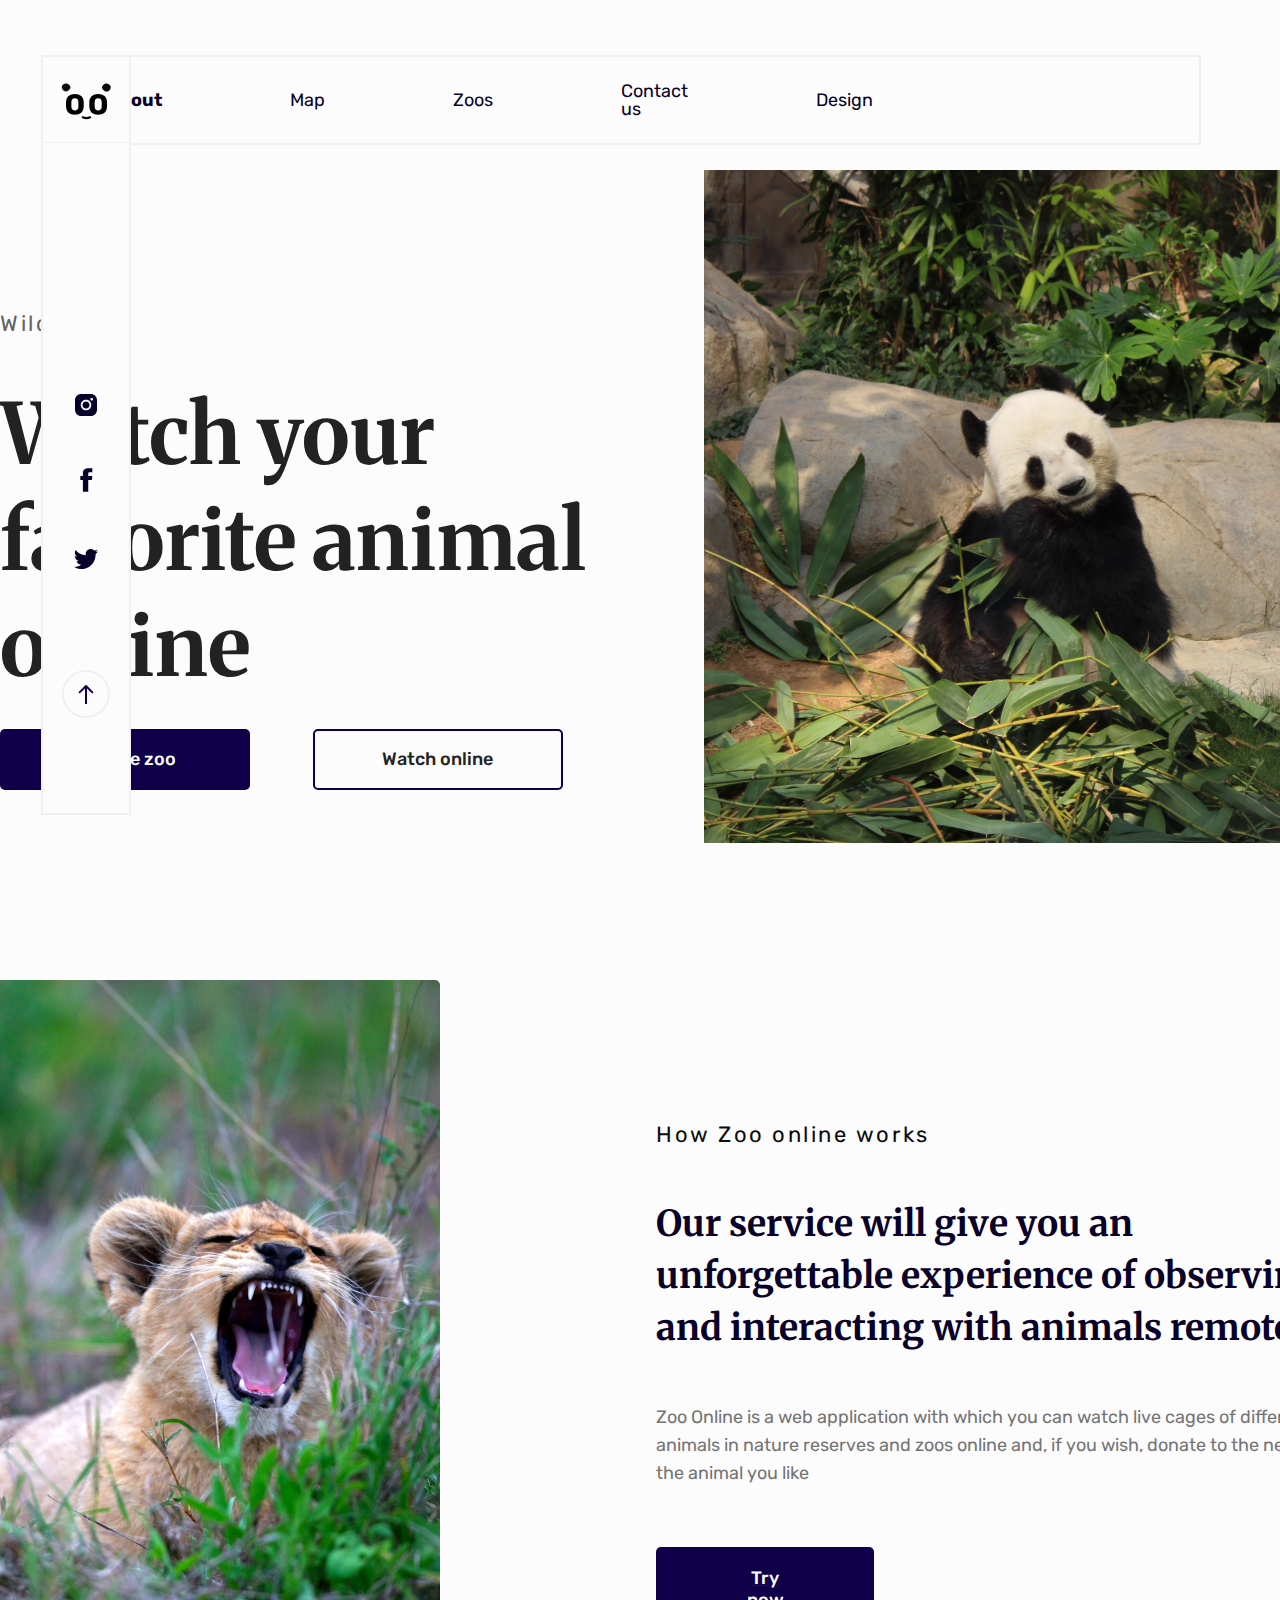
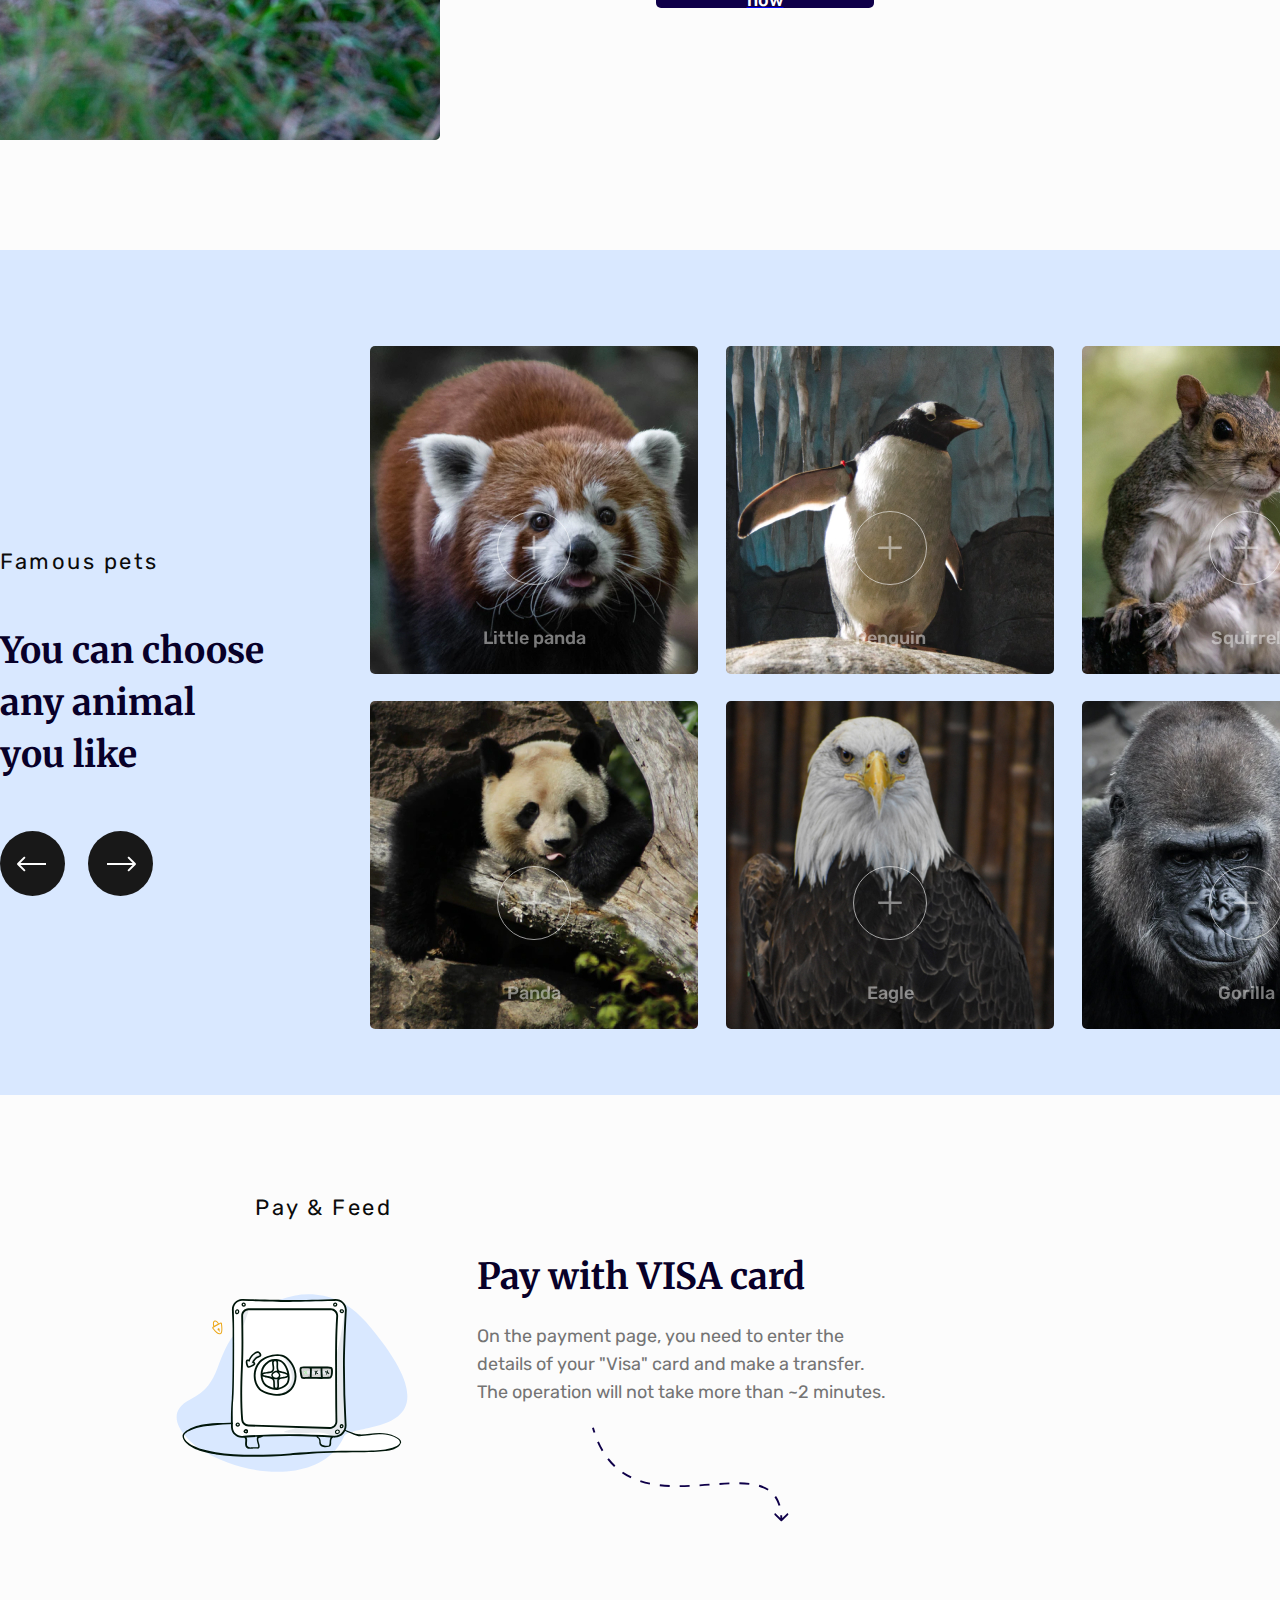
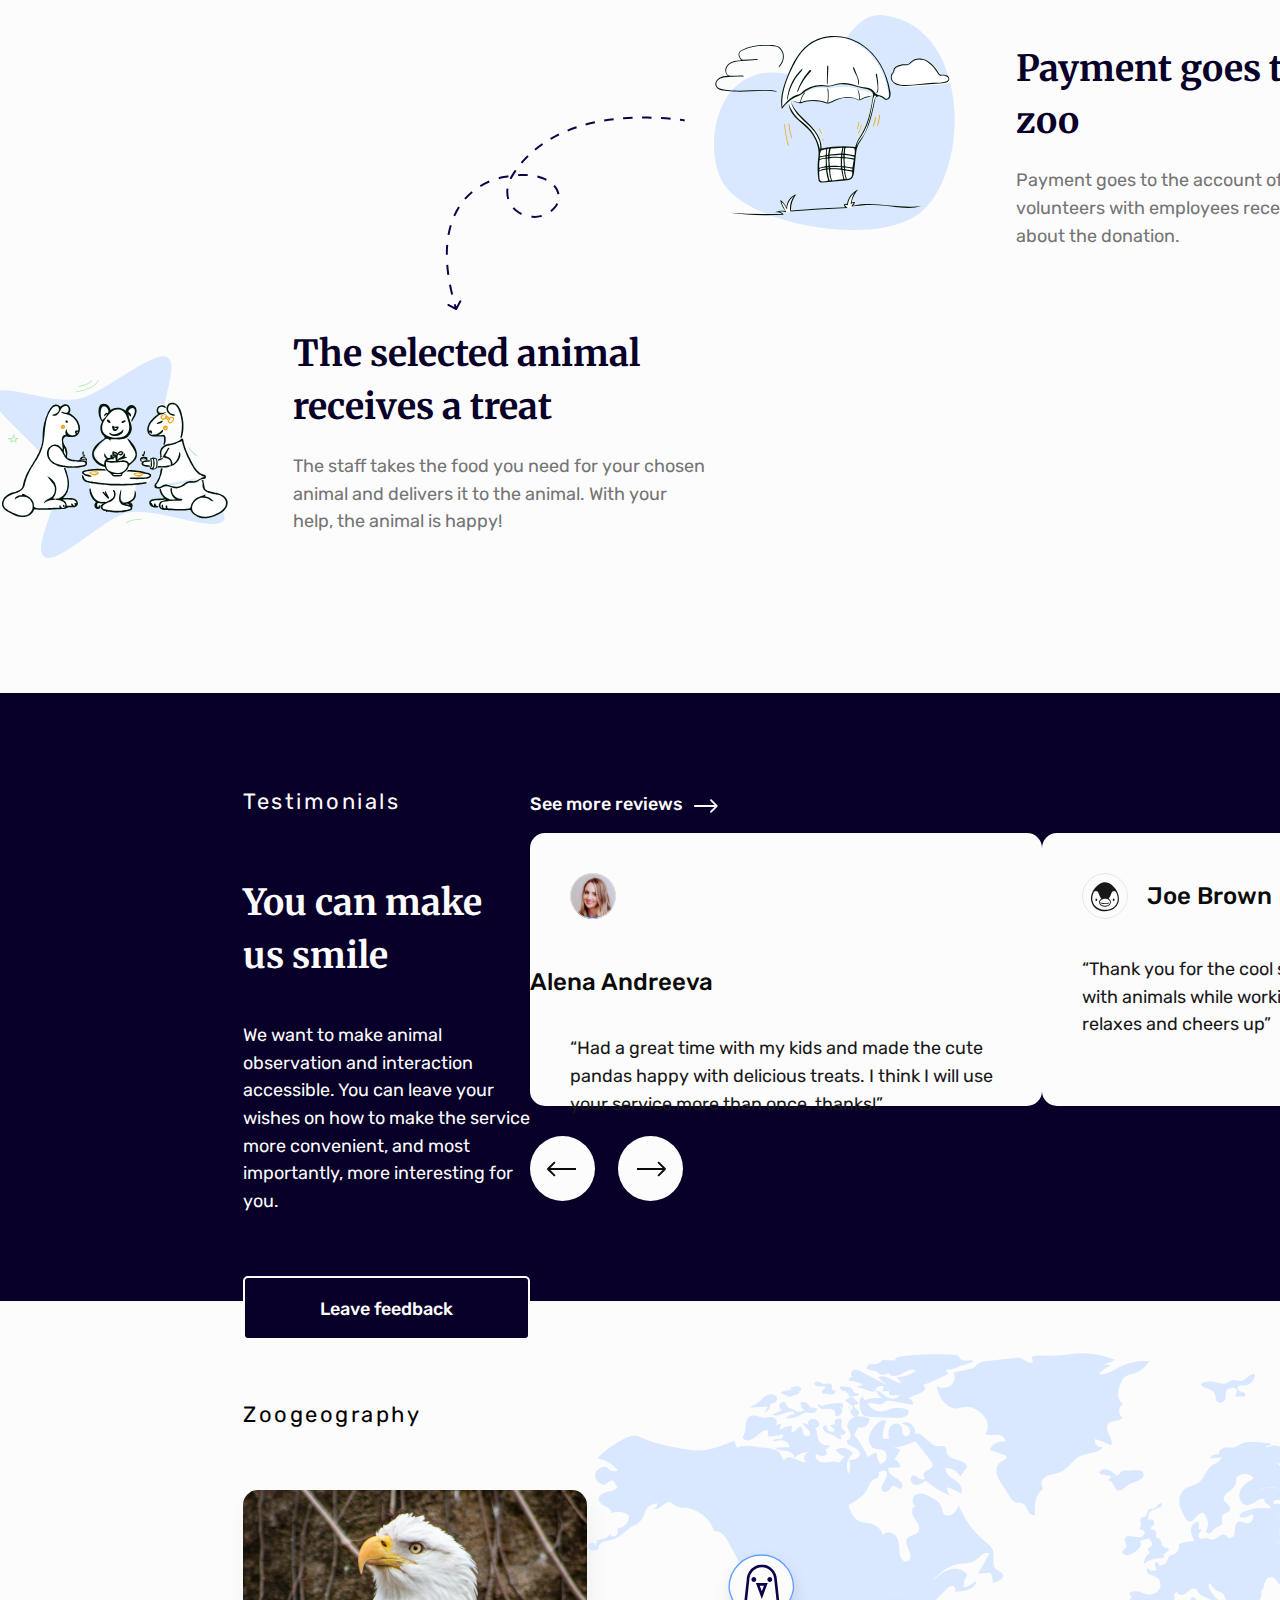
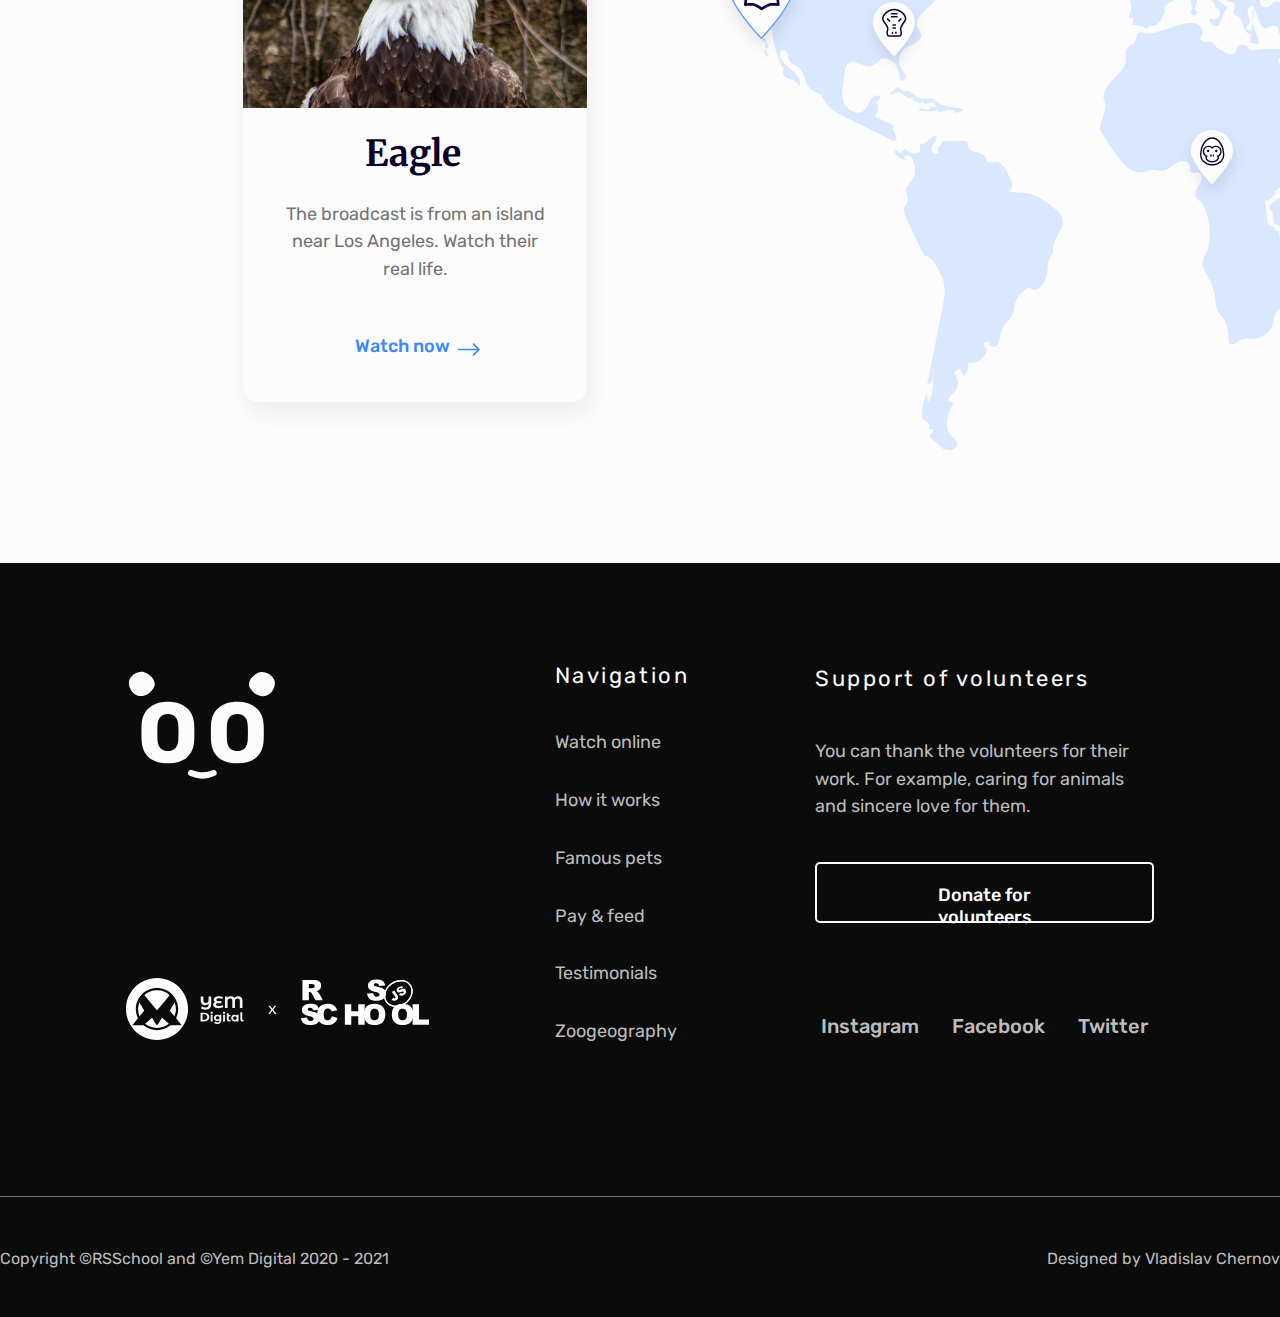
<file: online-zoo/index.html>
<!DOCTYPE html>
<html lang="en">

<head>
    <meta charset="UTF-8">
    <meta http-equiv="X-UA-Compatible" content="IE=edge">
    <meta name="viewport" content="width=device-width, initial-scale=1.0">
    <link rel="preconnect" href="https://fonts.gstatic.com">
    <link href="https://fonts.googleapis.com/css2?family=Merriweather:wght@700&family=Rubik&display=swap" rel="stylesheet">
    <link rel="stylesheet" href="./CSS/style.css">
    <link rel="stylesheet" href="./CSS/reset.css">
    <title>Online-Zoo</title>
</head>

<body>


    <header class="header">
        <h1 class="invisible">Online Zoo</h1>
        <div class="header__wrapper">
            <nav class="navbar">
                <ul class="list navbar-list">
                    <li class="navbar-item">
                        <a class="hov navbar-link" id="about" href="./index.html">About</a>
                    </li>
                    <li class="navbar-item">
                        <a class="hov navbar-link" id="map" href="./map.html">Map</a>
                    </li>
                    <li class="navbar-item">
                        <a class="hov navbar-link" id="zoos" href="./zoos panda.html">Zoos</a>
                    </li>
                    <li class="navbar-item">
                        <a class="hov navbar-link" id="contact" href="./404.html">Contact us</a>
                    </li>
                    <li class="navbar-item">
                        <a class="hov navbar-link" id="Design" href="https://www.figma.com/file/74wXlorl9mZQP0uhqDg83j/Online-Zoo">Design</a>
                    </li>
                </ul>
                <span class="account-icon"><a class="hov slider navbar-link"  href="#!"><img src="./assets/SVG/Account.svg" alt="account-icon"></a></span>
            </nav>
        </div>

        <div class="invis__logo">
            <a href="./index.html"><img class="invis__header-logo" src="./assets/SVG/logo_640.svg" alt="logo"></a>
        </div>

        <div class="nav__burger">
            <div class="bar1"></div>
            <div class="bar2"></div>
            <div class="bar3"></div>
        </div>
    </header>
    <div class="nav__burger__menu">
        <ul class="menu__list">
            <li class="menu__item"><a class="menu__item__link" id="active" href="#news">About</a></li>
            <li class="menu__item"><a class="menu__item__link" href="#contact">Map</a></li>
            <li class="menu__item"><a class="menu__item__link" href="#about">Zoos</a></li>
            <li class="menu__item"><a class="menu__item__link" href="#contact us">Contact us</a></li>
            <li class="menu__item"><a class="menu__item__link" href="#profile">Profile</a></li>
        </ul>
    </div>

    <aside class="sidebar">
        <div class="logo-wrapper">
            <a href="./index.html" class="main-logo">
                <img src="./assets/SVG/logo.svg" alt="logo-image" class="logo-zoo">
            </a>
        </div>
        <nav class="navbar_sidebar">
            <ul class="list sidebar-icons-list">
                <li class="sidebar-icons-img">
                    <a class="slider" href="https://www.instagram.com/">
                        <img id="instgram-icon" src="./assets/SVG/instagram_icon.svg" alt="instagram-icon">
                    </a>
                </li>
                <li class="sidebar-icons-img">
                    <a class="slider" href="https://www.facebook.com/">
                        <img id="fb-icon" src="./assets/SVG/FB_icon.svg" alt="facebook-icon">
                    </a>
                </li>
                <li class="sidebar-icons-img">
                    <a class="slider" href="https://twitter.com/ ">
                        <img id="twitter-icon" src="./assets/SVG/TWITTER_icon.svg" alt="twitter-icon">
                    </a>
                </li>
                <li class="sidebar-icons-img">
                    <a class="slider" href="#!">
                        <img class="slider" id="arrow-btn" src="./assets/SVG/arrow_go_up.svg" alt="arrow-button">
                    </a>
                </li>
            </ul>
        </nav>
    </aside>

    <section class="watch-animal-online_section">
        <div class="wrapper-main">
            <div class="header-title-block">
                <h4 class="title_header">Wild park</h4>
                <p class="intro-title">Watch your favorite animal online</p>
                <a href="./map.html"><button class="button btn header_btn" id="choose-zoo">Choose zoo</button></a>
                <a href="./Zoos.html"><button class="button header_btn" id="watch-online">Watch online</button></a>
            </div>

            <div class="panda-image-block">
                <img class="panda_img" src="./assets/JPG/Panda.jpg" alt="panda">
            </div>
        </div>
    </section>


    <section class="how-zoo-works">
        <div class="wrapper-main">
            <div class="lion-image-block">
                <img class="lion_img" src="./assets/JPG/Lion.jpg" alt="lion">
            </div>

            <div class="text-block">
                <h4 class="title" id="howItWorks">How Zoo online works</h4>
                <h2 class="subtitle">Our service will give you an unforgettable experience of observing and interacting with animals remotely
                </h2>
                <h5 class="aboutAppZoo">Zoo Online is a web application with which you can watch live cages of different animals in nature reserves and zoos online and, if you wish, donate to the needs of the animal you like
                </h5>
                <a href="./Zoos.html"><button class="button btn tryNow_btn">Try now</button></a>
            </div>
        </div>
    </section>


    <section class="famous-pets">
        <div class="wrapper-main revert">
            <div class="text-pets-block">
                <h4 class="title" id="FamousPets">Famous pets</h4>
                <h2 class="subtitle">You can choose any animal <br> you like
                </h2>
                <nav>
                    <a href="#!"><img class="slider left-slider prev" src="./assets/SVG/slide_left.svg" alt="navigation-left-slider"></a>
                    <a href="#!"><img class="slider next" src="./assets/SVG/slide_right.svg" alt="navigation-right-slider"></a>
                </nav>
            </div>

            <div class="img-cards-block carousel">
                <div class="carousel__card-block content">
                    <img src="./assets/JPG/red_panda.jpg" class="img-card" alt="red panda">
                    <div class="carousel__slide-content">
                        <a class="round-button round-button_border-light"><span class="ico ico_plus-white"></span></a>
                        <p class="carousel__animal-name">Little panda</p>
                    </div>
                    <div class="carousel__slide-content2">
                        <a class="round-button round-button_border-light-big animal__location">China, East Asia</a>
                        <a href="#!" class="carousel__follow-link">
                            <span class="carousel__follow-link">Follow</span>
                            <img src="./assets/SVG/Arrow-link.svg" id="arrow-link" alt="arrow">
                        </a>
                    </div>
                </div>

                <div class="carousel__card-block content">
                    <img src="./assets/JPG/penguin.jpg" class="img-card" alt="penguin">
                    <div class="carousel__slide-content">
                        <a class="round-button round-button_border-light"><span class="ico ico_plus-white"></span></a>
                        <p class="carousel__animal-name">Penguin</p>
                    </div>
                    <div class="carousel__slide-content2">
                        <a class="round-button round-button_border-light-big animal__location">In the sea of the Southern Hemisphere, Antarctic waters</a>
                        <a href="#!" class="carousel__follow-link">
                            <span class="carousel__follow-link">Follow</span>
                            <img src="./assets/SVG/Arrow-link.svg" id="arrow-link" alt="arrow">
                        </a>
                    </div>
                </div>

                <div class="carousel__card-block content">
                    <img src="./assets/JPG/squirrel.jpg" class="img-card" alt="squirrel">
                    <div class="carousel__slide-content">
                        <a class="round-button round-button_border-light"><span class="ico ico_plus-white"></span></a>
                        <p class="carousel__animal-name">Squirrel</p>
                    </div>
                    <div class="carousel__slide-content2">
                        <a class="round-button round-button_border-light-big animal__location">Russia, forests in the Orenburg region</a>
                        <a href="#!" class="carousel__follow-link">
                            <span class="carousel__follow-link">Follow</span>
                            <img src="./assets/SVG/Arrow-link.svg" id="arrow-link" alt="arrow">
                        </a>
                    </div>
                </div>

                <div class="carousel__card-block content">
                    <img src="./assets/JPG/tiger_card.jpg" class="img-card" alt="tiger">
                    <div class="carousel__slide-content">
                        <a class="round-button round-button_border-light"><span class="ico ico_plus-white"></span></a>
                        <p class="carousel__animal-name">Tiger</p>
                    </div>
                    <div class="carousel__slide-content2">
                        <a class="round-button round-button_border-light-big animal__location">Russia, Amur region</a>
                        <a href="#!" class="carousel__follow-link">
                            <span class="carousel__follow-link">Follow</span>
                            <img src="./assets/SVG/Arrow-link.svg" id="arrow-link" alt="arrow">
                        </a>
                    </div>
                </div>

                <div class="carousel__card-block content">
                    <img src="./assets/JPG/panda on a tree.jpg" class="img-card" alt="panda on a tree">
                    <div class="carousel__slide-content">
                        <a class="round-button round-button_border-light"><span class="ico ico_plus-white"></span></a>
                        <p class="carousel__animal-name">Panda</p>
                    </div>
                    <div class="carousel__slide-content2">
                        <a class="round-button round-button_border-light-big animal__location">Western central China</a>
                        <a href="#!" class="carousel__follow-link">
                            <span class="carousel__follow-link">Follow</span>
                            <img src="./assets/SVG/Arrow-link.svg" id="arrow-link" alt="arrow">
                        </a>
                    </div>
                </div>

                <div class="carousel__card-block content">
                    <img src="./assets/JPG/eagle.jpg" class="img-card" alt="eagle">
                    <div class="carousel__slide-content">
                        <a class="round-button round-button_border-light"><span class="ico ico_plus-white"></span></a>
                        <p class="carousel__animal-name">Eagle</p>
                    </div>
                    <div class="carousel__slide-content2">
                        <a class="round-button round-button_border-light-big animal__location">North America, islands near Los Angeles</a>
                        <a href="#!" class="carousel__follow-link">
                            <span class="carousel__follow-link">Follow</span>
                            <img src="./assets/SVG/Arrow-link.svg" id="arrow-link" alt="arrow">
                        </a>
                    </div>
                </div>

                <div class="carousel__card-block content">
                    <img src="./assets/JPG/gorilla.jpg" class="img-card" alt="gorilla">
                    <div class="carousel__slide-content">
                        <a class="round-button round-button_border-light"><span class="ico ico_plus-white"></span></a>
                        <p class="carousel__animal-name">Gorilla</p>
                    </div>
                    <div class="carousel__slide-content2">
                        <a class="round-button round-button_border-light-big animal__location">Equatorial forests of western and central Africa</a>
                        <a href="#!" class="carousel__follow-link">
                            <span class="carousel__follow-link">Follow</span>
                            <img src="./assets/SVG/Arrow-link.svg" id="arrow-link" alt="arrow">
                        </a>
                    </div>
                </div>

                <div class="carousel__card-block content">
                    <img src="./assets/JPG/alligator card.jpg" class="img-card" alt="alligator">
                    <div class="carousel__slide-content">
                        <a class="round-button round-button_border-light"><span class="ico ico_plus-white"></span></a>
                        <p class="carousel__animal-name">Alligator</p>
                    </div>
                    <div class="carousel__slide-content2">
                        <a class="round-button round-button_border-light-big animal__location">American state
                            of Florida</a>
                        <a href="#!" class="carousel__follow-link">
                            <span class="carousel__follow-link">Follow</span>
                            <img src="./assets/SVG/Arrow-link.svg" id="arrow-link" alt="arrow">
                        </a>
                    </div>
                </div>
            </div>
        </div>
    </section>

    <section class="pay-and-feed">
        <div class="payAndFeed-title">
            <h4 class="title" id="payAndFeed">Pay & Feed</h4>
        </div>
        <div class="pay-and-feed__wrapper">


            <div class="pay byVisa-block">
                <div>
                    <img class="cartoon-pic" src="./assets/SVG/Locked safe.svg" alt="locked safe">
                </div>
                <div class="text visa-text-block">
                    <h2 class="pay-title">Pay with VISA card</h2>
                    <h5 class="pay-text">On the payment page, you need to enter the details of your "Visa" card and make a transfer. The operation will not take more than ~2 minutes.</h5>
                    <div class="first-vector-block">
                        <img id="first-arrow" src="./assets/SVG/Vector 1 .svg" alt="vector">
                    </div>
                </div>
            </div>

            <div class="pay payment">
                <div class="second-vector-block">
                    <img id="second-arrow" src="./assets/SVG/Vector 2.svg" alt="vector">
                </div>

                <div class="payment-block">
                    <div>
                        <img class="cartoon-pic" src="./assets/SVG/airbaloon.svg" alt="air balloon">
                    </div>
                    <div class="text about-payment">
                        <h2 class="pay-title">Payment goes to the zoo</h2>
                        <h5 class="pay-text">Payment goes to the account of the zoo and volunteers with employees receive a notification about the donation.</h5>
                    </div>
                </div>
            </div>

            <div class="pay selectedAnimal">
                <div>
                    <img class="cartoon-pic" src="./assets/SVG/dogs.svg" alt="dogs">
                </div>
                <div class="text about-treats">
                    <h2 class="pay-title">The selected animal receives a treat</h2>
                    <h5 class="pay-text">The staff takes the food you need for your chosen animal and delivers it to the animal. With your help, the animal is happy!</h5>
                </div>
            </div>
        </div>


    </section>

    <section class="feedback">
        <div class="feedback__wrapper">
            <div class="fedback-text-block">
                <h4 class="feedback-title" id="testimonials">Testimonials</h4>
                <h2 class="feedback-subtitle">You can make us smile</h2>
                <h5 class="feedback-text">We want to make animal observation and interaction accessible. You can leave your wishes on how to make the service more convenient, and most importantly, more interesting for you.
                </h5>
                <button class="button btn feedback_btn " id="show-modal">Leave feedback</button>
            </div>

            <div class="first-review-block">
                <a href="#!" class="more-review-link"><span class="more-reviews_btn">See more reviews</span></a>
                <a href="#!" class="more-review-link more-reviews_btn"><img src="./assets/SVG/Arrow-link.svg" id="arrow-link" alt="arrow"></a>
                <div class="review-box left-box">
                    <img class="avatar-img" src="./assets/SVG/avatar_Alena.svg" alt="avatar Alena">
                    <h3 class="name">Alena Andreeva</h3>
                    <h5 class="review-text">“Had a great time with my kids and made the cute pandas happy with delicious treats. I think I will use your service more than once, thanks!”
                    </h5>
                </div>
                <nav>
                    <a href="#!"><img class="slider left-slider" src="./assets/SVG/white-slider_left.svg" alt="navigation-left-slider"></a>
                    <a href="#!"><img class="slider" src="./assets/SVG/white-slider_right.svg" alt="navigation-right-slider"></a>
                </nav>
            </div>

            <div class="second-review-block">
                <div class="review-box">
                    <img class="avatar-img" src="./assets/SVG/avatar_Joe.svg" alt="avatar Joe">
                    <h3 class="name">Joe Brown</h3>
                    <h5 class="review-text">“Thank you for the cool service, I turn on broadcasts with animals while working in the background, it relaxes and cheers up”
                    </h5>
                </div>
            </div>
        </div>


    </section>

    <section class="zoogeography">
        <div class="feedback__wrapper">
            <div class="card-block">
                <h4 class="card-title title" id="zoogeography">Zoogeography</h4>
                <div class="eagle-card-block">
                    <img class="eagle-img-card" src="./assets/JPG/Eagle_zoogeography.jpg" alt="eagle">
                    <h2 class="card-name">Eagle</h2>
                    <h5 class="card-text">The broadcast is from an island near Los Angeles. Watch their real life.</h5>
                    <a href="./Zoos.html" class="whatch-now-link"><span class="whatch-now_btn">Watch now</span></a>
                    <a href="#!" class="arrow-link"><img src="./assets/SVG/Whatch Now Arrow .svg" id="card-arrow-link" alt="arrow"></a>
                </div>

            </div>
            <div class="map-img-block">
                <img class="marker eagle-marker" src="./assets/SVG/eagle_marker.svg" alt="eagle marker">
                <img class="marker elligator-marker" src="./assets/SVG/alligator_marker.svg" alt="alligator marker">
                <img class="marker gorilla-marker" src="./assets/SVG/gorilla_marker.svg" alt="gorilla marker">
                <img class="marker panda-marker" src="./assets/SVG/panda_marker.svg" alt="panda marker">
                <img class="world-map_img" src="./assets/SVG/world.svg" alt="world map">
            </div>
        </div>
    </section>

    <footer class="footer">
        <div class="footer__wrapper">
            <div class="logo-block">
                <a href="./index.html" class="logo-link_footer">
                    <img id="logo-zoo" src="./assets/SVG/logo_footer.svg" alt="zoo logo">
                </a>
                <div class="logo-container">
                    <img id="yemDegital-logo" src="./assets/SVG/yem_digital_logo.svg" alt="Yem Degital logo" title="Yem Digital">
                    <img id="x" src="./assets/SVG/x.svg" alt="">
                    <img id="shool-logo" src="./assets/SVG/rs_school_logo.svg" alt="RS Shool logo" title="Rolling Scopes Schoo">
                </div>

            </div>
            <div class="navigation-list">
                <span class="nav-title">Navigation</span>
                <span class="link_footer"><a class="nav-links_footer" href="#watchOnline">Watch online</a></span>
                <span class="link_footer"><a class="nav-links_footer" href="#howItWorks">How it works</a></span>
                <span class="link_footer"><a class="nav-links_footer" href="#FamousPets">Famous pets</a></span>
                <span class="link_footer"><a class="nav-links_footer" href="#payAndFeed">Pay & feed</a></span>
                <span class="link_footer"><a class="nav-links_footer" href="#testimonials">Testimonials</a></span>
                <span class="link_footer"><a class="nav-links_footer" href="#zoogeography">Zoogeography</a></span>
            </div>

            <div class="volunteers">
                <h4 class="title_footer">Support of volunteers</h4>
                <h5 class="text_footer">You can thank the volunteers for their work. For example, caring for animals and sincere love for them.</h5>
                <button class="button button_footer">Donate for volunteers </button>
                <div class="footer-links">
                    <a class="social-link" href="https://www.instagram.com/">Instagram</a>
                    <a class="social-link" href="https://www.facebook.com/">Facebook</a>
                    <a class="social-link" href="https://twitter.com/">Twitter</a>
                </div>
            </div>

            <div class="design">
                <p class="Copyright">
                    Copyright ©RSSchool and ©Yem Digital 2020 - 2021
                </p>
                <p class="Copyright">
                    Designed by Vladislav Chernov
                </p>
            </div>
        </div>
    </footer>




    <script src="script.js"></script>
</body>

</html>
</file>
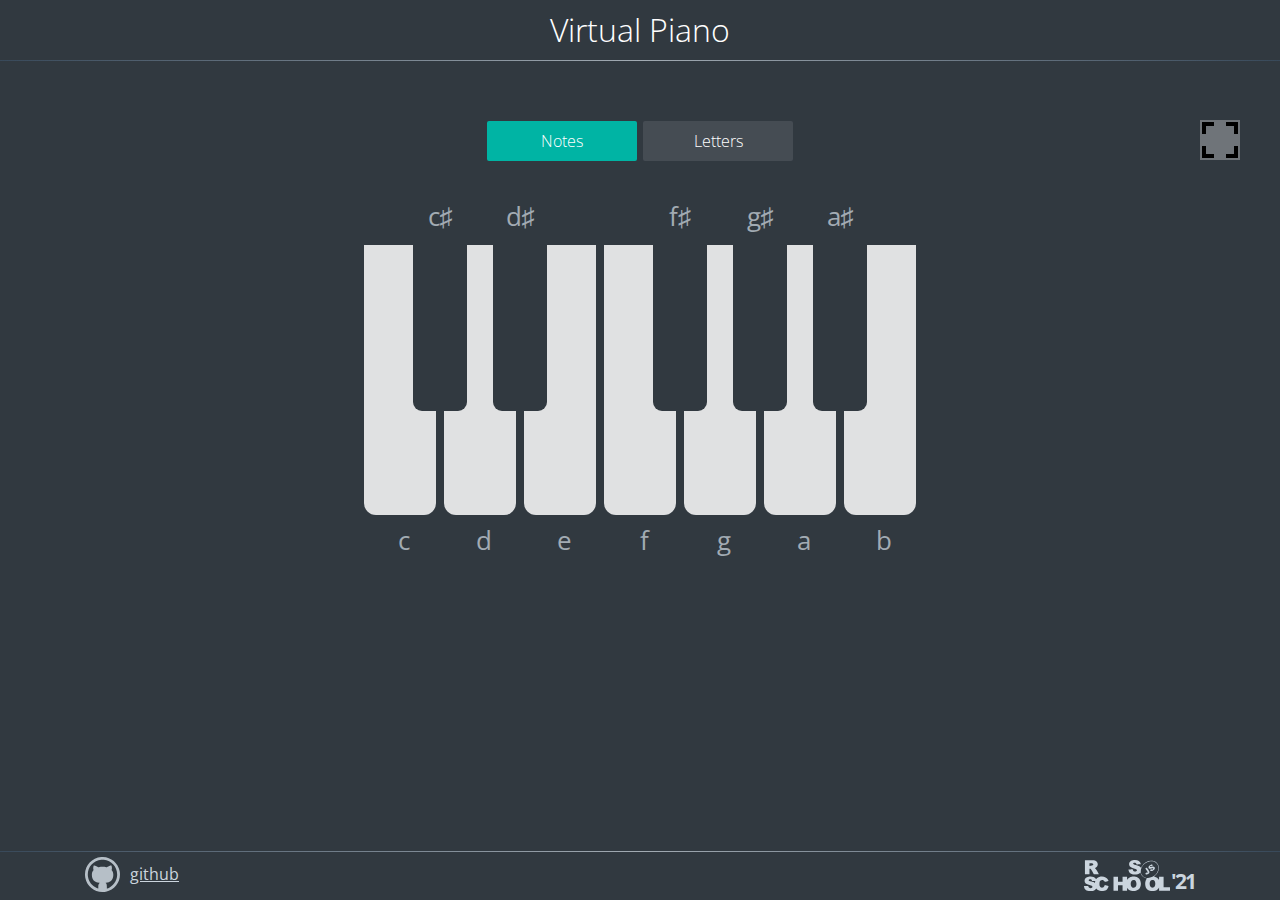
<file: virtual-piano/index.html>
<!DOCTYPE html>
<html lang="en">

<head>
    <meta charset="UTF-8">
    <meta http-equiv="X-UA-Compatible" content="IE=edge">
    <meta name="viewport" content="width=device-width, initial-scale=1.0">
    <link href="assets/piano.ico" rel="shortcut icon">

    <link href="https://fonts.gstatic.com" rel="preconnect">
    <link href="https://fonts.googleapis.com/css2?family=Open+Sans+Condensed:wght@300&family=Open+Sans:wght@300;400;800&display=swap" rel="stylesheet">
    <link href="style.css" rel="stylesheet">

    <title>virtual-piano</title>
</head>

<body>
    <header class="header">
        <h1 class="header-title">Virtual Piano</h1>
    </header>
    <main class="main">
        <div class="btn-container">
            <button class="btn btn-notes btn-active" id="notes">Notes</button>
            <button class="btn btn-letters" id="letters">Letters</button>
        </div>
        <div class="audio">
            <audio class="audio-key" data-key="KeyK" src="./assets/audio/virtual-piano_assets_audio_a.mp3"></audio>
            <audio class="audio-key" data-key="KeyO" src="./assets/audio/virtual-piano_assets_audio_a♯.mp3"></audio>
            <audio class="audio-key" data-key="KeyL" src="./assets/audio/virtual-piano_assets_audio_b.mp3"></audio>
            <audio class="audio-key" data-key="KeyD" src="./assets/audio/virtual-piano_assets_audio_c.mp3"></audio>
            <audio class="audio-key" data-key="KeyR" src="./assets/audio/virtual-piano_assets_audio_c♯.mp3"></audio>
            <audio class="audio-key" data-key="KeyF" src="./assets/audio/virtual-piano_assets_audio_d.mp3"></audio>
            <audio class="audio-key" data-key="KeyT" src="./assets/audio/virtual-piano_assets_audio_d♯.mp3"></audio>
            <audio class="audio-key" data-key="KeyG" src="./assets/audio/virtual-piano_assets_audio_e.mp3"></audio>
            <audio class="audio-key" data-key="KeyH" src="./assets/audio/virtual-piano_assets_audio_f.mp3"></audio>
            <audio class="audio-key" data-key="KeyU" src="./assets/audio/virtual-piano_assets_audio_f♯.mp3"></audio>
            <audio class="audio-key" data-key="KeyJ" src="./assets/audio/virtual-piano_assets_audio_g.mp3"></audio>
            <audio class="audio-key" data-key="KeyI" src="./assets/audio/virtual-piano_assets_audio_g♯.mp3"></audio>
        </div>
        <div class="piano">
            <div class="piano-key" data-key="KeyD" data-letter="D" data-note="c"></div>
            <div class="piano-key" data-key="KeyF" data-letter="F" data-note="d"></div>
            <div class="piano-key" data-key="KeyG" data-letter="G" data-note="e"></div>
            <div class="piano-key" data-key="KeyH" data-letter="H" data-note="f"></div>
            <div class="piano-key" data-key="KeyJ" data-letter="J" data-note="g"></div>
            <div class="piano-key" data-key="KeyK" data-letter="K" data-note="a"></div>
            <div class="piano-key" data-key="KeyL" data-letter="L" data-note="b"></div>
            <div class="keys-sharp">
                <div class="piano-key sharp" data-key="KeyR" data-letter="R" data-note="c♯"></div>
                <div class="piano-key sharp" data-key="KeyT" data-letter="T" data-note="d♯"></div>
                <div class="piano-key sharp none"></div>
                <div class="piano-key sharp" data-key="KeyU" data-letter="U" data-note="f♯"></div>
                <div class="piano-key sharp" data-key="KeyI" data-letter="I" data-note="g♯"></div>
                <div class="piano-key sharp" data-key="KeyO" data-letter="O" data-note="a♯"></div>
            </div>
        </div>
        <button class="fullscreen openfullscreen" id="fullScreenBtn"></button>
    </main>
    <footer class="footer">
        <div class="footer-container">
            <a class="github" href="#" target="_blank" rel="noopener noreferrer">github</a>
            <a class="rss" href="https://rs.school/js/" target="_blank" rel="noopener noreferrer">
                <span class="rss-year">'21</span>
            </a>
        </div>
    </footer>

    <script src="app.js"></script>
</body>

</html>
</file>
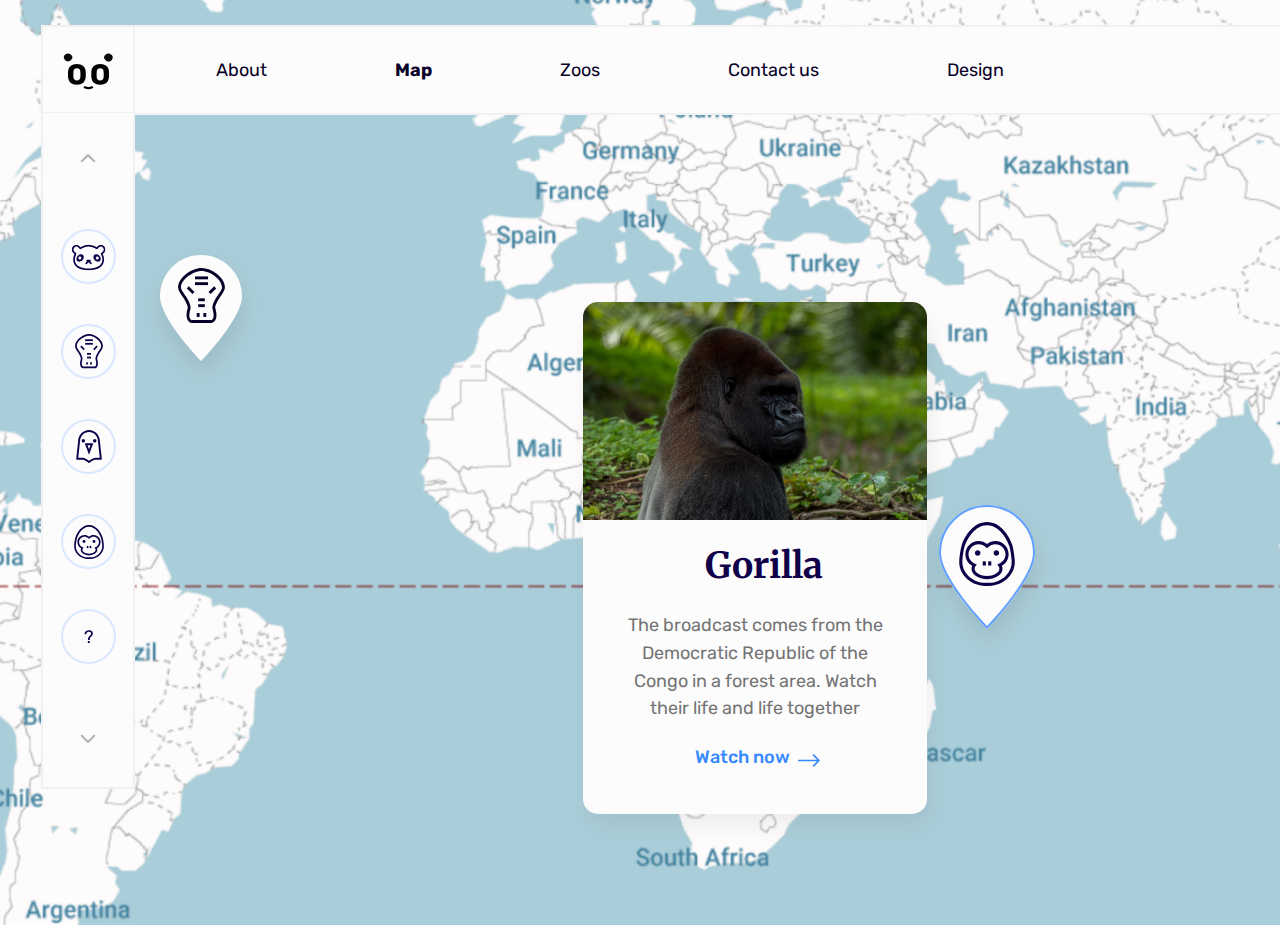
<file: online-zoo/map.html>
<!DOCTYPE html>
<html lang="en">

<head>
    <meta charset="UTF-8">
    <meta http-equiv="X-UA-Compatible" content="IE=edge">
    <meta name="viewport" content="width=device-width, initial-scale=1.0">
    <link rel="preconnect" href="https://fonts.gstatic.com">
    <link href="https://fonts.googleapis.com/css2?family=Merriweather:wght@700&family=Rubik&display=swap" rel="stylesheet">
    <link rel="stylesheet" href="./CSS/map_style.css">
    <link rel="stylesheet" href="./CSS/reset.css">
    <title>Online-Zoo</title>
</head>

<body>
    <div class="map_container">
        <h1 class="invisible">Online Zoo</h1>
        <header class="header">
            <div class="wrapper-main">
                <nav class="navbar">
                    <ul class="list navbar-list">
                        <li class="navbar-item">
                            <a class="hov navbar-link" id="about" href="./index.html">About</a>
                        </li>
                        <li class="navbar-item">
                            <a class="hov navbar-link" id="map" href="./map.html">Map</a>
                        </li>
                        <li class="navbar-item">
                            <a class="hov navbar-link" id="zoos" href="./zoos panda.html">Zoos</a>
                        </li>
                        <li class="navbar-item">
                            <a class="hov navbar-link" id="contact" href="./404.html">Contact us</a>
                        </li>
                        <li class="navbar-item">
                            <a class="hov navbar-link" id="Design" href="https://www.figma.com/file/74wXlorl9mZQP0uhqDg83j/Online-Zoo">Design</a>
                        </li>
                    </ul>
                    <span class="account-icon"><a class="hov slider navbar-link"  href="#!"><img src="./assets/SVG/Account.svg" alt="account-icon"></a></span>
                </nav>
            </div>
        </header>

        <aside class="sidebar">
            <div class="logo-wrapper">
                <a href="./index.html" class="main-logo">
                    <img src="./assets/SVG/logo.svg" alt="logo-image" class="logo-zoo">
                </a>
            </div>
            <nav class="navbar_sidebar">
                <ul class="list sidebar-icons-list">
                    <li class="sidebar-icons-img">
                        <a class="slider" href="#!">
                            <img id="slider-up" src="./assets/icons_map/svg/up.svg" alt="slider-up">
                        </a>
                    </li>
                    <li class="sidebar-icons-img">
                        <a class="slider" href="#">
                            <img id="panda-icon" src="./assets/icons_map/svg/panda_ico.svg" alt="panda-icon">
                        </a>
                    </li>
                    <li class="sidebar-icons-img">
                        <a class="slider" href="#">
                            <img id="alligator-icon" src="./assets/icons_map/svg/alligator_ico.svg" alt="alligator-icon">
                        </a>
                    </li>
                    <li class="sidebar-icons-img">
                        <a class="slider" href="# ">
                            <img id="eagle-icon" src="./assets/icons_map/svg/eagle_ico.svg" alt="eagle-icon">
                        </a>
                    </li>
                    <li class="sidebar-icons-img">
                        <a class="slider" href="#!">
                            <img id="gorilla-icon" src="./assets/icons_map/svg/gorilla_ico.svg" alt="gorilla-icon">
                        </a>
                    </li>
                    <li class="sidebar-icons-img">
                        <a class="slider" href="#!">
                            <img id="none-icon" src="./assets/icons_map/svg/additional_animal.svg" alt="none">
                        </a>
                    </li>
                    <li class="sidebar-icons-img">
                        <a class="slider" href="#!">
                            <img id="slider-down" src="./assets/icons_map/svg/down.svg" alt="slider-down">
                        </a>
                    </li>
                </ul>
            </nav>
        </aside>
        <div class="gorilla-card-block">
            <img class="gorilla-img-card" src="./assets/icons_map/jpg/gorilla_card.jpg" alt="gorilla">
            <h2 class="card-name">Gorilla</h2>
            <h5 class="card-text">The broadcast comes from the Democratic Republic of the Congo in a forest area. Watch their life and life together</h5>
            <a href="./Zoos.html" class="whatch-now-link"><span class="whatch-now_btn">Watch now</span></a>
            <a href="#!" class="arrow-link"><img src="./assets/SVG/Whatch Now Arrow .svg" id="card-arrow-link" alt="arrow"></a>
        </div>
        <div class="markers_container">
            <img class="marker elligator-marker" src="./assets/icons_map/svg/alligator_marker.svg" alt="alligator marker">
            <img class="marker gorilla-marker" src="./assets/icons_map/svg/gorilla_marker.svg" alt="gorilla marker">
            <img class="marker panda-marker" src="./assets/icons_map/svg/panda_marker.svg" alt="panda marker">
        </div>
    </div>





    <script src="script.js"></script>
</body>

</html>
</file>
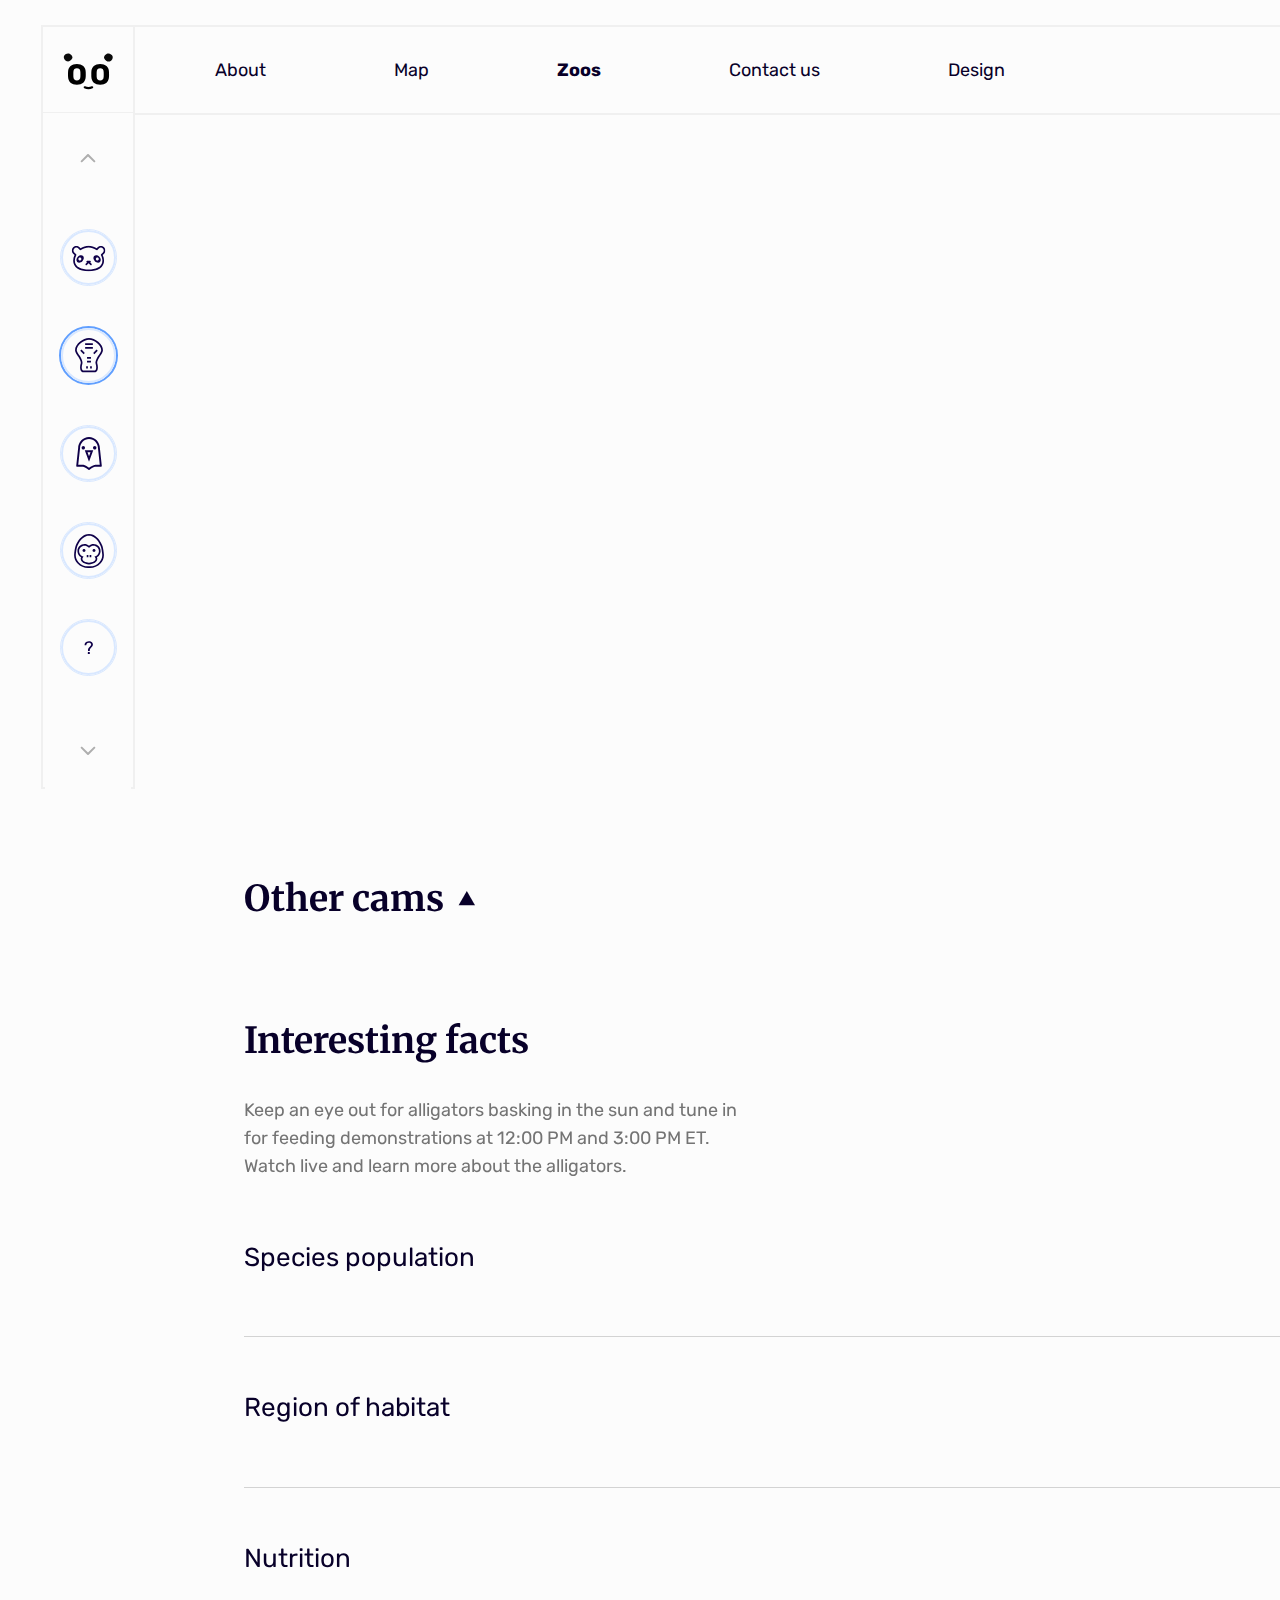
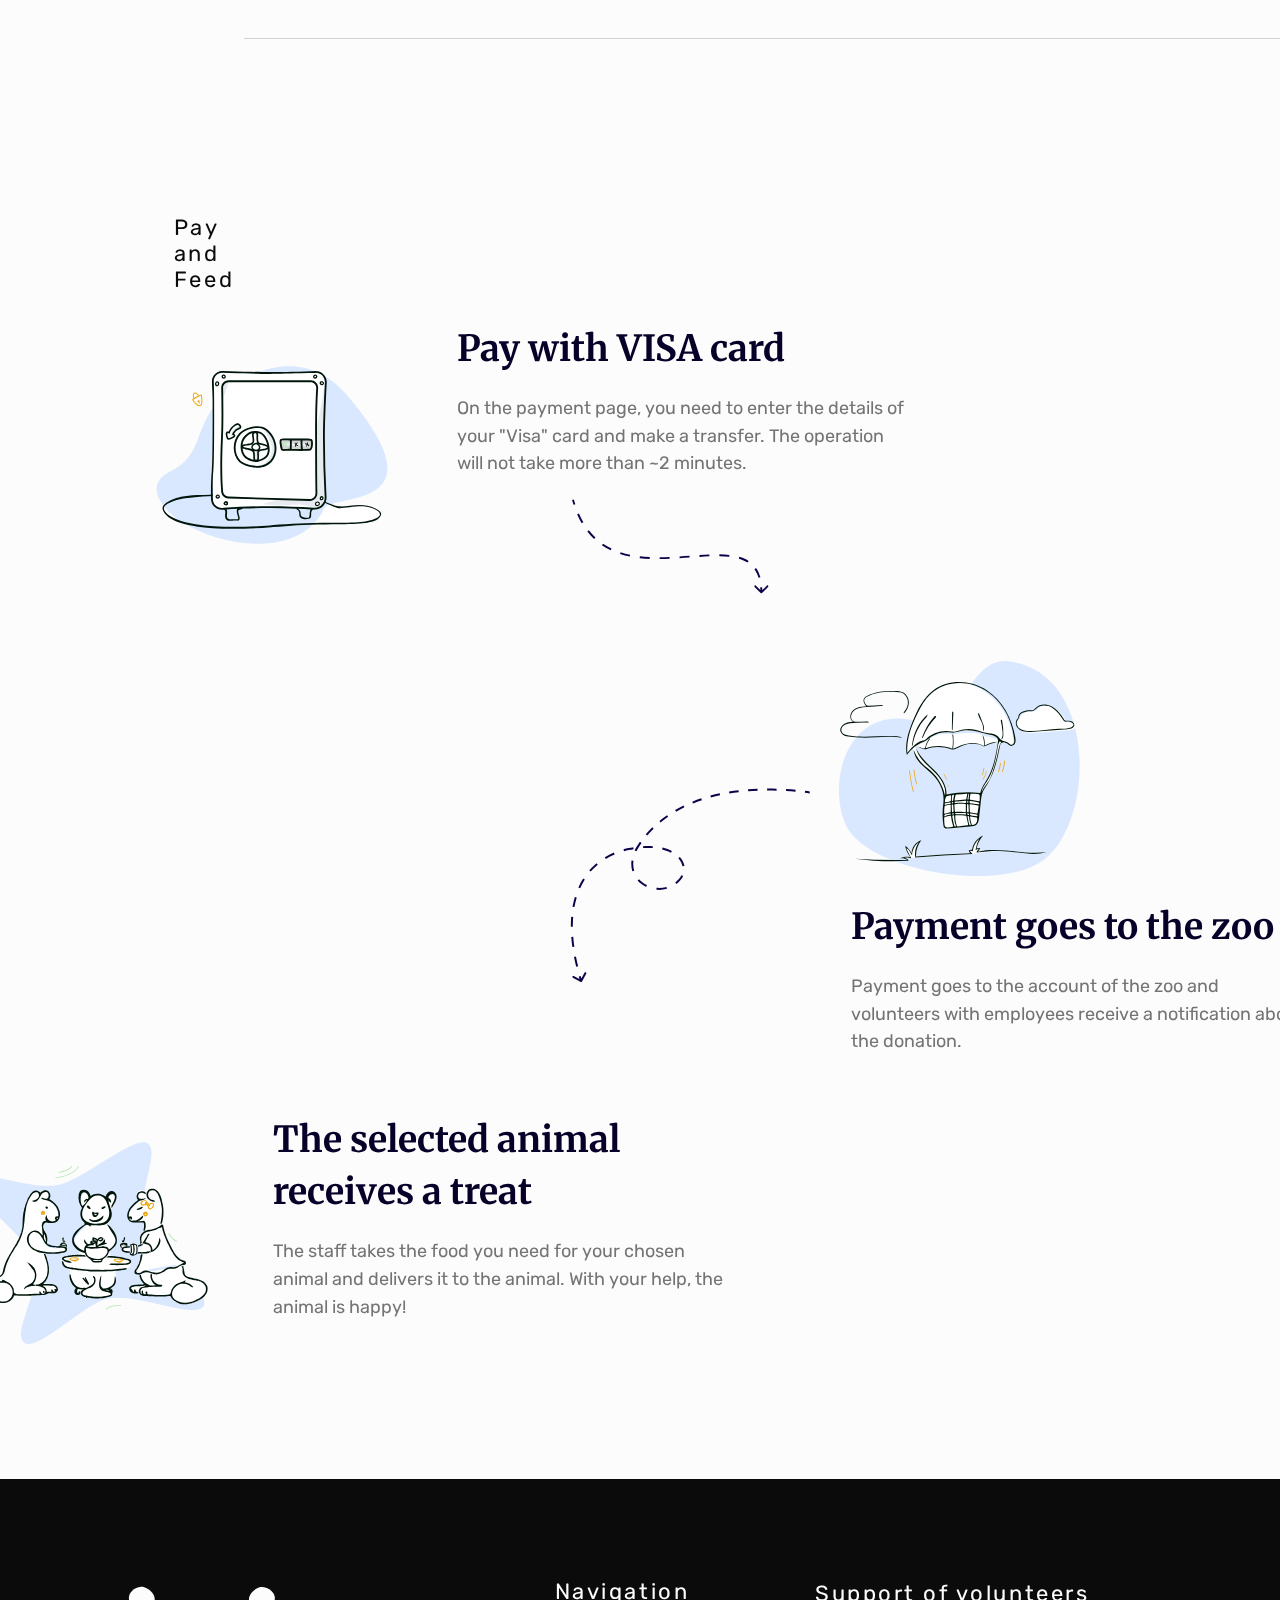
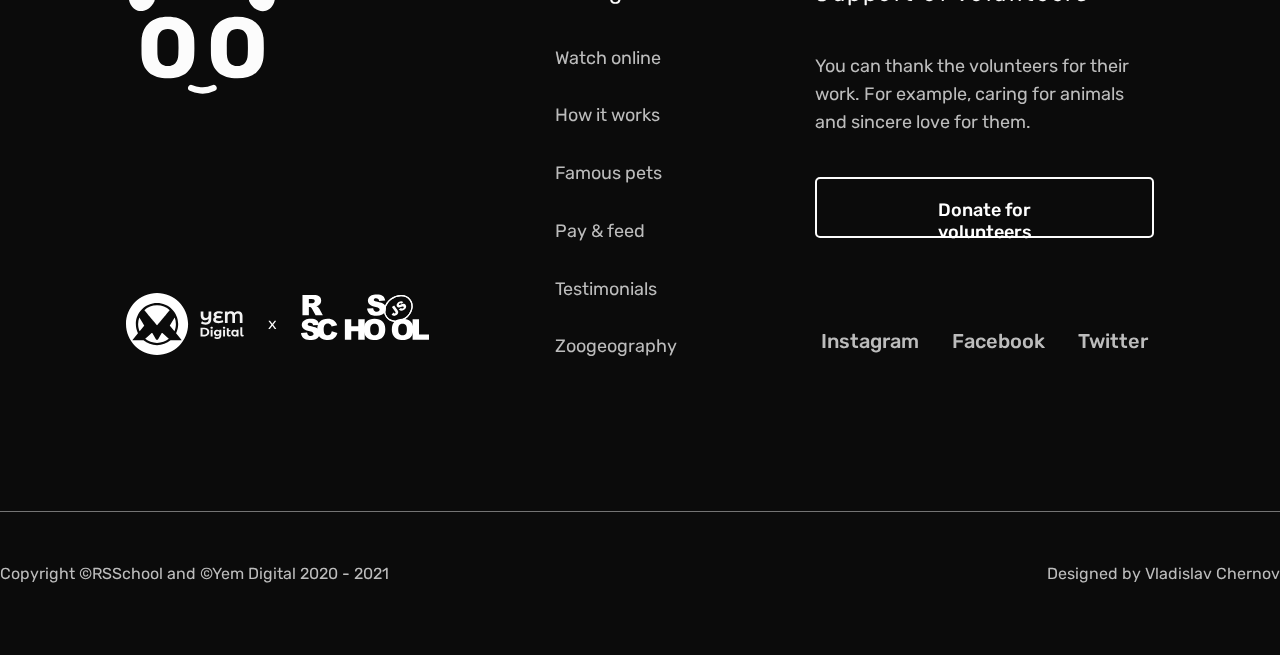
<file: online-zoo/zoos alligator.html>
<!DOCTYPE html>
<html lang="en">

<head>
    <meta charset="UTF-8">
    <meta http-equiv="X-UA-Compatible" content="IE=edge">
    <meta name="viewport" content="width=device-width, initial-scale=1.0">
    <link rel="preconnect" href="https://fonts.gstatic.com">
    <link href="https://fonts.googleapis.com/css2?family=Merriweather:wght@700&family=Rubik&display=swap" rel="stylesheet">
    <link rel="stylesheet" href="./CSS/zoos alligator.css">
    <link rel="stylesheet" href="./CSS/reset.css">
    <title>Online-Zoo</title>
</head>

<body>
    <h1 class="invisible">Online Zoo</h1>
    <header class="header">
        <div class="wrapper-main">
            <nav class="navbar">
                <ul class="list navbar-list">
                    <li class="navbar-item">
                        <a class="hov navbar-link" id="about" href="./index.html">About</a>
                    </li>
                    <li class="navbar-item">
                        <a class="hov navbar-link" id="map" href="./map.html">Map</a>
                    </li>
                    <li class="navbar-item">
                        <a class="hov navbar-link" id="zoos" href="./zoos alligator.html">Zoos</a>
                    </li>
                    <li class="navbar-item">
                        <a class="hov navbar-link" id="contact" href="./404.html">Contact us</a>
                    </li>
                    <li class="navbar-item">
                        <a class="hov navbar-link" id="Design" href="https://www.figma.com/file/74wXlorl9mZQP0uhqDg83j/Online-Zoo">Design</a>
                    </li>
                </ul>
                <span class="account-icon"><a class="hov slider navbar-link"  href="#!"><img src="./assets/SVG/Account.svg" alt="account-icon"></a></span>
            </nav>
        </div>
    </header>

    <div class="container-main">
        <aside class="sidebar">
            <div class="logo-wrapper">
                <a href="./index.html" class="main-logo">
                    <img src="./assets/SVG/logo.svg" alt="logo-image" class="logo-zoo">
                </a>
            </div>
            <nav class="navbar_sidebar">
                <ul class="list sidebar-icons-list">
                    <li class="sidebar-icons-img">
                        <a class="slider" href="#!">
                            <img id="slider-up" src="./assets/icons_map/svg/up.svg" alt="slider-up">
                        </a>
                    </li>
                    <li class="sidebar-icons-img">
                        <a class="slider" href="./zoos panda.html">
                            <img class="sidebar__ico" id="panda-icon" src="./assets/icons_map/svg/panda_ico.svg" alt="panda-icon">
                        </a>
                    </li>
                    <li class="sidebar-icons-img">
                        <a class="slider" href="./zoos alligator.html">
                            <img class="sidebar__ico" id="alligator-icon" src="./assets/icons_map/svg/alligator_ico.svg" alt="alligator-icon">
                        </a>
                    </li>
                    <li class="sidebar-icons-img">
                        <a class="slider" href="./zoos eagle.html">
                            <img class="sidebar__ico" id="eagle-icon" src="./assets/icons_map/svg/eagle_ico.svg" alt="eagle-icon">
                        </a>
                    </li>
                    <li class="sidebar-icons-img">
                        <a class="slider" href="./zoos gorilla.html">
                            <img class="sidebar__ico" id="gorilla-icon" src="./assets/icons_map/svg/gorilla_ico.svg" alt="gorilla-icon">
                        </a>
                    </li>
                    <li class="sidebar-icons-img">
                        <a class="slider" href="#!">
                            <img class="sidebar__ico" id="none-icon" src="./assets/icons_map/svg/additional_animal.svg" alt="none">
                        </a>
                    </li>
                    <li class="sidebar-icons-img">
                        <a class="slider" href="#!">
                            <img id="slider-down" src="./assets/icons_map/svg/down.svg" alt="slider-down">
                        </a>
                    </li>
                </ul>
            </nav>
        </aside>

        <section class="live-video">
            <div class="wrapper-main live-video__wrapper">
                <div class="video">
                    <iframe width="1064" height="599" src="https://www.youtube.com/embed/EnxRJii_dp8" title="YouTube video player" frameborder="0" allow="accelerometer; autoplay; clipboard-write; encrypted-media; gyroscope; picture-in-picture" allowfullscreen></iframe>
                </div>
                <div class="feed-animal">
                    <div class="zoo-name">
                        <div class="animal-avatar__block">
                            <span class="animal-avatar"><img src="./assets/Zoos translation/alligator/svg/bruce-hong-1o8VV8yOw40-unsplash 1.svg" alt="farm logo"></span>
                        </div>

                        <div class="name container">
                            <span class="zoo-name__name">ST. Augustine alligator farm</span>
                            <div class="watching-now_conteiner">
                                <span><img src="./assets/Zoos translation/panda/svg/eye.svg" alt="eye icon"></span>
                                <span class="watching-now">111 watching now</span>
                            </div>
                        </div>

                    </div>
                    <div class="feed__text">
                        <h2>You can donate to this animals for a wonderful lunch.</h2>
                        <h5>Alligators will receive a piece of meat or fresh fish. Animals will receive your gift in about 5-15 minutes
                        </h5>
                        <button class="button btn feed_btn">Feed the alligator</button>

                    </div>

                </div>

            </div>
        </section>
    </div>
    <section class="other-cams">
        <div class="wrapper-main other-cams__container">

            <button class="other-cams__title other-cams__title-block accordion1">Other cams</button>
            <div class="panel1">
                <div class="other-cams__layout-4-columns">
                    <div class="other-cams__img">
                        <img class="cam_img" src="./assets/Zoos translation/alligator/png/cam_2.png" alt="video screenshot of alligator">
                        <div class="translation__cam-content">
                            <div class="translation__cam-title">10 viewers</div>
                            <div class="separator"></div>
                            <a href="#" class="link-button">
                                <span class="whatch_btn">Watch</span>
                                <img src="./assets/SVG/Arrow-link.svg" id="link-button" alt="arrow">
                            </a>
                        </div>
                    </div>

                    <div class="other-cams__img">
                        <img class="cam_img" src="./assets/Zoos translation/alligator/png/cam_3.png" alt="video screenshot of alligator">
                        <div class="translation__cam-content">
                            <div class="translation__cam-title">10 viewers</div>
                            <div class="separator"></div>
                            <a href="#" class="link-button">
                                <span class="whatch_btn">Watch</span>
                                <img src="./assets/SVG/Arrow-link.svg" id="link-button" alt="arrow">
                            </a>
                        </div>
                    </div>
                    <div class="other-cams__img">
                        <img class="cam_img" src="./assets/Zoos translation/alligator/png/cam_4.png" alt="video screenshot of alligator">
                        <div class="translation__cam-content">
                            <div class="translation__cam-title">10 viewers</div>
                            <div class="separator"></div>
                            <a href="#" class="link-button">
                                <span class="whatch_btn">Watch</span>
                                <img src="./assets/SVG/Arrow-link.svg" id="link-button" alt="arrow">
                            </a>
                        </div>
                    </div>

                </div>
                <div>
                    <a href="#!"><img class="slider left-slider" src="./assets/Zoos translation/panda/svg/slide_left.svg" alt="navigation-left-slider"></a>
                    <a href="#!"><img class="slider" src="./assets/Zoos translation/panda/svg/slide_right.svg" alt="navigation-right-slider"></a>
                </div>
            </div>


        </div>

    </section>

    <section class="interesting-facts">
        <div class="wrapper-main interesting-facts__container">
            <h2 class="interesting-facts__title">Interesting facts</h2>
            <p class="interesting-facts__text text__block ">Keep an eye out for alligators basking in the sun and tune in for feeding demonstrations at 12:00 PM and 3:00 PM ET. Watch live and learn more about the alligators.</p>
            <div class="interesting-facts__block species">

                <button class="interesting-facts__subtitle accordion">Species population</button>

                <div class="panel">
                    <p class="interesting-facts__text">Most American alligators live in Florida and Louisiana. In Florida alone, their number is 1 million individuals. <br> Florida is the only place on Earth where alligators and real crocodiles coexist.
                    </p>

                </div>


            </div>

            <div class="interesting-facts__block region">

                <button class="interesting-facts__subtitle accordion">Region of habitat</button>

                <div class="panel">
                    <p class="interesting-facts__text">There are only two countries in the world where representatives of this genus live - these are the United States of America and China. The Chinese alligator is endangered and lives only in the Yangtze River Valley. <br> The American
                        alligator lives on the east coast of the United States from North Carolina to Texas.
                    </p>
                </div>

            </div>

            <div class="interesting-facts__block nutrition">

                <button class="interesting-facts__subtitle accordion">Nutrition</button>

                <div class="panel">
                    <p class="interesting-facts__text">Alligators feed on almost anything they can catch. Juveniles prey on fish, insects, snails and crustaceans. As they grow, Mississippi alligators choose larger prey: large fish, such as carapace pike (Lepisosteidae); turtles, small
                        mammals, birds and other reptiles, while Chinese alligators, due to their small size, still consume a large number of very small animals. Foreign bodies are often found in the stomachs of alligators. <br> If alligators are hungry
                        enough, they can eat carrion as well. Adult Mississippi alligators can sometimes hunt deer, feral pigs, or even younger alligators, although they are much inferior to most true crocodiles and black caimans for capturing large prey.
                    </p>
                </div>

            </div>
        </div>

    </section>

    <section class="pay-and-feed">
        <div class="pay-and-feed__wrapper">
            <div class="payAndFeed-title">
                <h4 class="title" id="payAndFeed">Pay and Feed</h4>
            </div>

            <div class="pay byVisa-block">
                <div>
                    <img class="cartoon-pic" src="./assets/SVG/Locked safe.svg" alt="locked safe">
                </div>
                <div class="text visa-text-block">
                    <h2 class="pay-title">Pay with VISA card</h2>
                    <h5 class="pay-text">On the payment page, you need to enter the details of your "Visa" card and make a transfer. The operation will not take more than ~2 minutes.</h5>
                    <div class="first-vector-block">
                        <img id="first-arrow" src="./assets/SVG/Vector 1 .svg" alt="vector">
                    </div>
                </div>
            </div>

            <div class="pay payment">
                <div class="second-vector-block">
                    <img id="second-arrow" src="./assets/SVG/Vector 2.svg" alt="vector">
                </div>

                <div class="payment-block">
                    <div>
                        <img class="cartoon-pic" src="./assets/SVG/airbaloon.svg" alt="air balloon">
                    </div>
                    <div class="text about-payment">
                        <h2 class="pay-title">Payment goes to the zoo</h2>
                        <h5 class="pay-text">Payment goes to the account of the zoo and volunteers with employees receive a notification about the donation.</h5>
                    </div>
                </div>
            </div>

            <div class="pay selectedAnimal">
                <div>
                    <img class="cartoon-pic" src="./assets/SVG/dogs.svg" alt="dogs">
                </div>
                <div class="text about-treats">
                    <h2 class="pay-title">The selected animal receives a treat</h2>
                    <h5 class="pay-text">The staff takes the food you need for your chosen animal and delivers it to the animal. With your help, the animal is happy!</h5>
                </div>
            </div>
        </div>

    </section>

    <footer class="footer">
        <div class="footer__wrapper">
            <div class="logo-block">
                <a href="./index.html" class="logo-link_footer">
                    <img id="logo-zoo" src="./assets/SVG/logo_footer.svg" alt="zoo logo">
                </a>
                <div class="logo-container">
                    <img id="yemDegital-logo" src="./assets/SVG/yem_digital_logo.svg" alt="Yem Degital logo" title="Yem Digital">
                    <img id="x" src="./assets/SVG/x.svg" alt="">
                    <img id="shool-logo" src="./assets/SVG/rs_school_logo.svg" alt="RS Shool logo" title="Rolling Scopes Schoo">
                </div>

            </div>
            <div class="navigation-list">
                <span class="nav-title">Navigation</span>
                <span class="link_footer"><a class="nav-links_footer" href="#watchOnline">Watch online</a></span>
                <span class="link_footer"><a class="nav-links_footer" href="#howItWorks">How it works</a></span>
                <span class="link_footer"><a class="nav-links_footer" href="#FamousPets">Famous pets</a></span>
                <span class="link_footer"><a class="nav-links_footer" href="#payAndFeed">Pay & feed</a></span>
                <span class="link_footer"><a class="nav-links_footer" href="#testimonials">Testimonials</a></span>
                <span class="link_footer"><a class="nav-links_footer" href="#zoogeography">Zoogeography</a></span>
            </div>

            <div class="volunteers">
                <h4 class="title_footer">Support of volunteers</h4>
                <h5 class="text_footer">You can thank the volunteers for their work. For example, caring for animals and sincere love for them.</h5>
                <button class="button button_footer">Donate for volunteers </button>
                <div class="footer-links">
                    <a class="social-link" href="https://www.instagram.com/">Instagram</a>
                    <a class="social-link" href="https://www.facebook.com/">Facebook</a>
                    <a class="social-link" href="https://twitter.com/">Twitter</a>
                </div>
            </div>

            <div class="design">
                <p class="Copyright">
                    Copyright ©RSSchool and ©Yem Digital 2020 - 2021
                </p>
                <p class="Copyright">
                    Designed by Vladislav Chernov
                </p>
            </div>
        </div>
    </footer>

    <script src="script.js"></script>
</body>

</html>
</file>
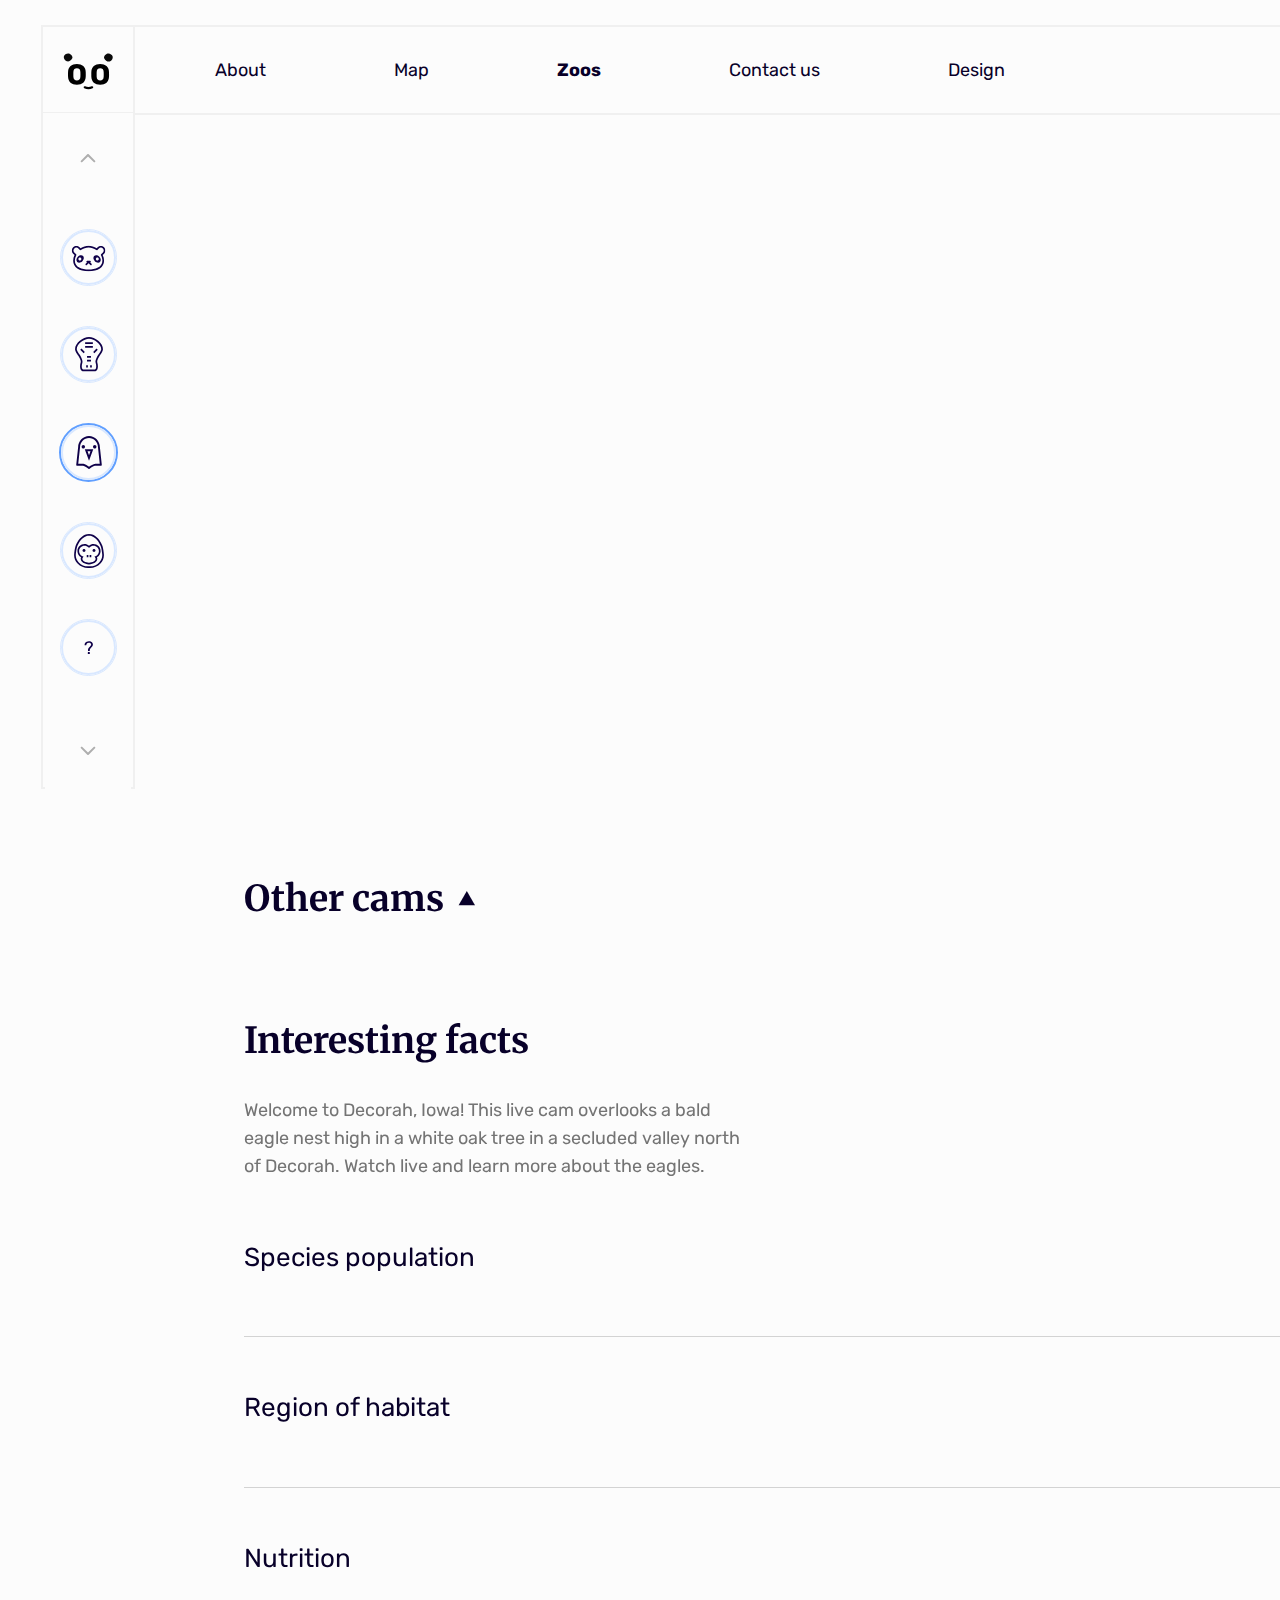
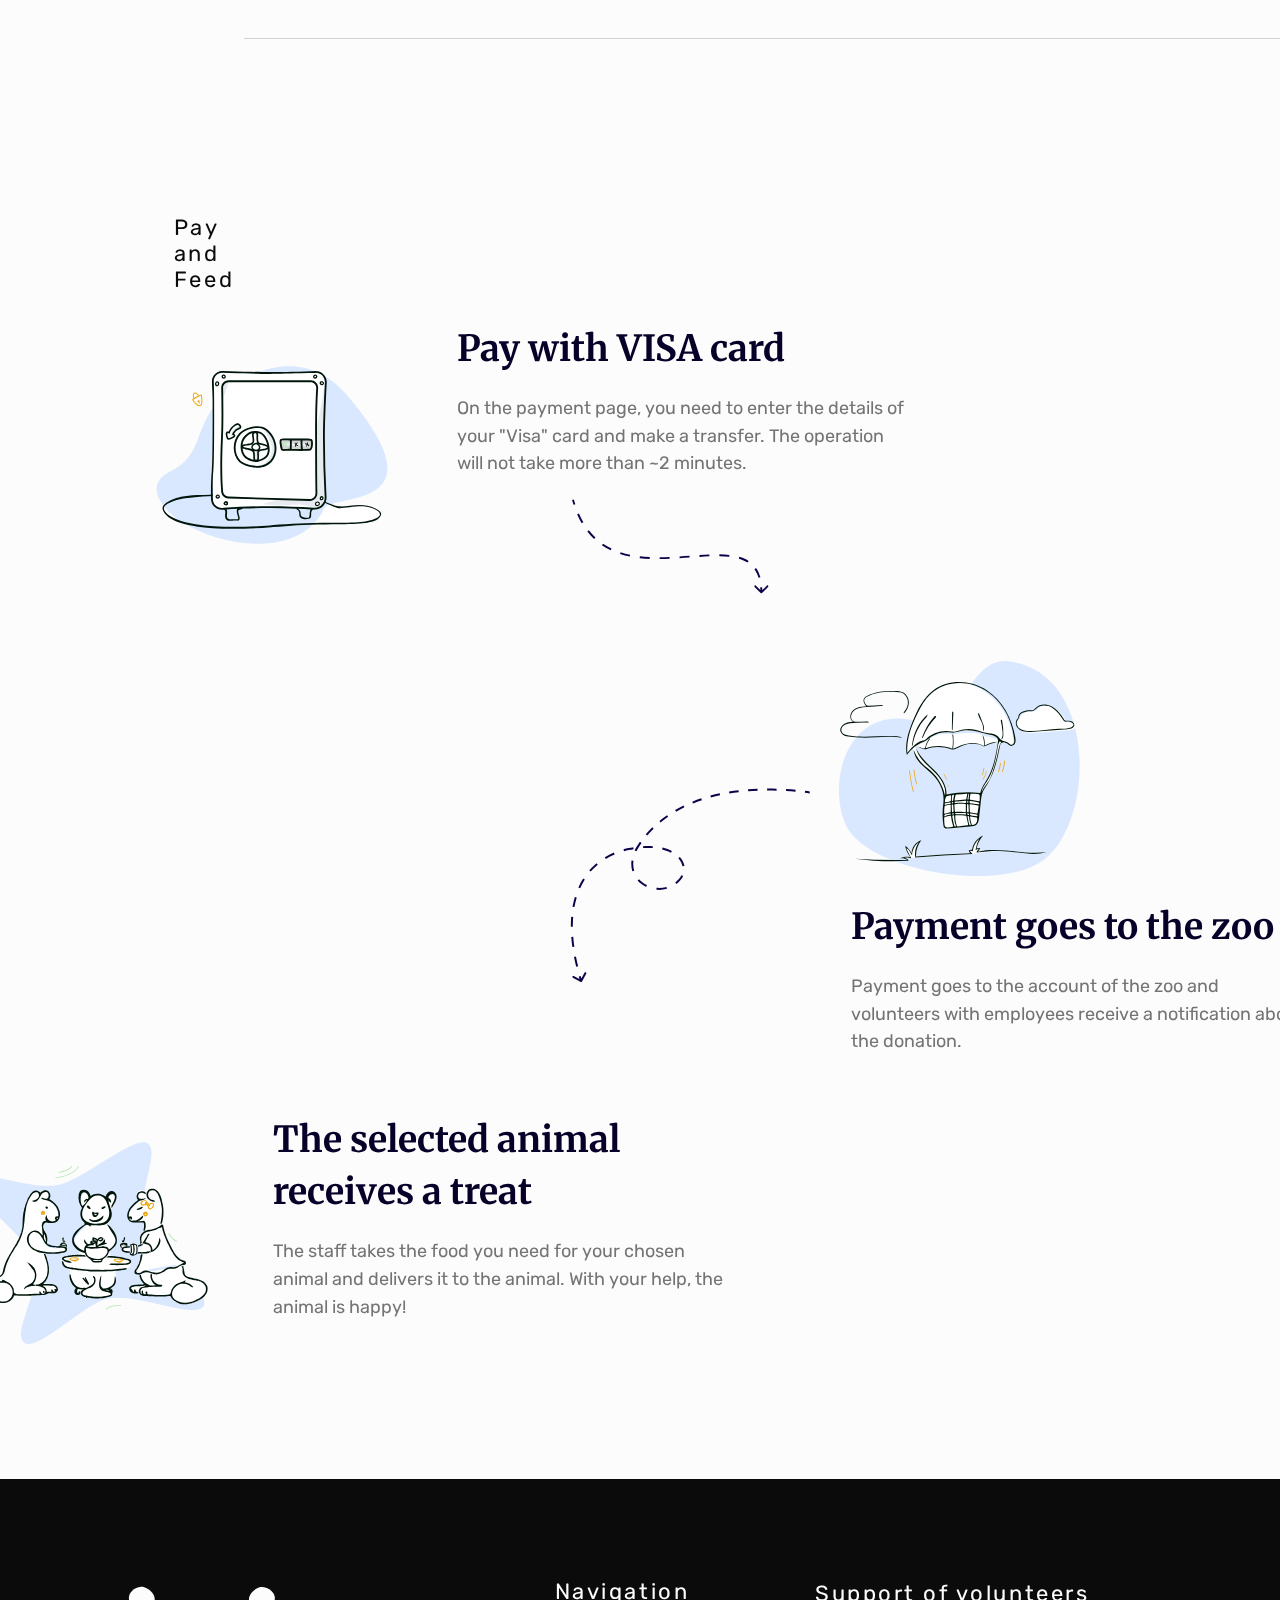
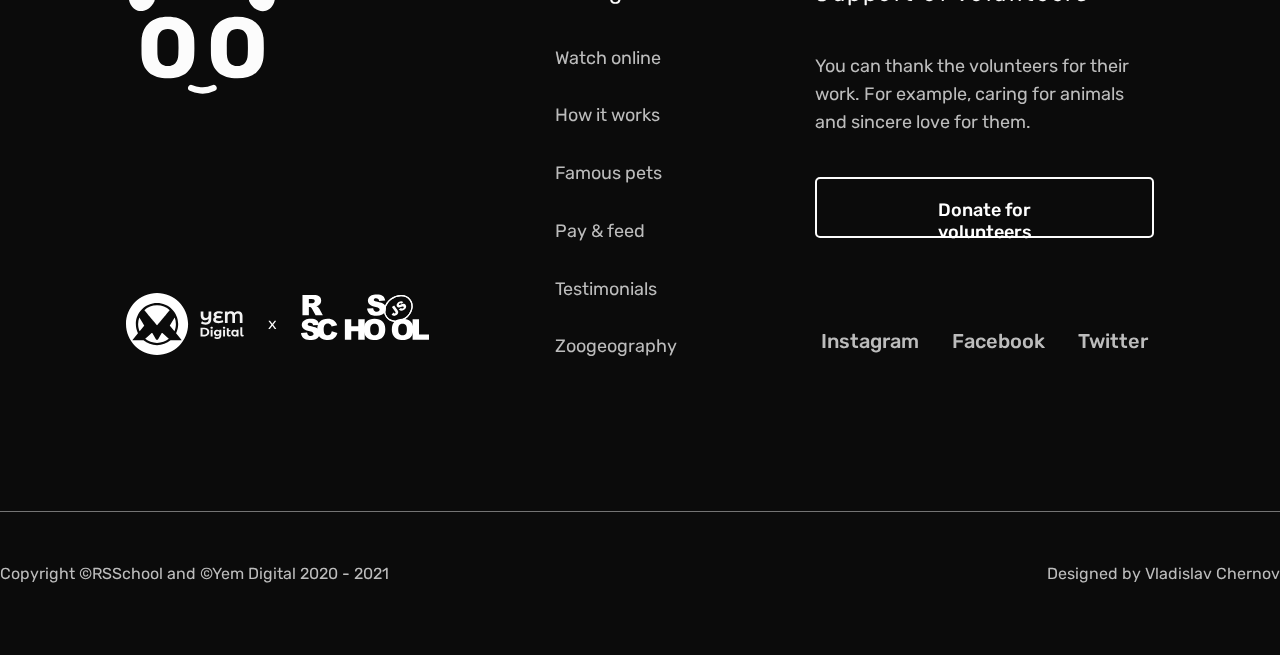
<file: online-zoo/zoos eagle.html>
<!DOCTYPE html>
<html lang="en">

<head>
    <meta charset="UTF-8">
    <meta http-equiv="X-UA-Compatible" content="IE=edge">
    <meta name="viewport" content="width=device-width, initial-scale=1.0">
    <link rel="preconnect" href="https://fonts.gstatic.com">
    <link href="https://fonts.googleapis.com/css2?family=Merriweather:wght@700&family=Rubik&display=swap" rel="stylesheet">
    <link rel="stylesheet" href="./CSS/zoos eagle.css">
    <link rel="stylesheet" href="./CSS/reset.css">
    <title>Online-Zoo</title>
</head>

<body>
    <h1 class="invisible">Online Zoo</h1>
    <header class="header">
        <div class="wrapper-main">
            <nav class="navbar">
                <ul class="list navbar-list">
                    <li class="navbar-item">
                        <a class="hov navbar-link" id="about" href="./index.html">About</a>
                    </li>
                    <li class="navbar-item">
                        <a class="hov navbar-link" id="map" href="./map.html">Map</a>
                    </li>
                    <li class="navbar-item">
                        <a class="hov navbar-link" id="zoos" href="./zoos eagle.html">Zoos</a>
                    </li>
                    <li class="navbar-item">
                        <a class="hov navbar-link" id="contact" href="./404.html">Contact us</a>
                    </li>
                    <li class="navbar-item">
                        <a class="hov navbar-link" id="Design" href="https://www.figma.com/file/74wXlorl9mZQP0uhqDg83j/Online-Zoo">Design</a>
                    </li>
                </ul>
                <span class="account-icon"><a class="hov slider navbar-link"  href="#!"><img src="./assets/SVG/Account.svg" alt="account-icon"></a></span>
            </nav>
        </div>
    </header>

    <div class="container-main">
        <aside class="sidebar">
            <div class="logo-wrapper">
                <a href="./index.html" class="main-logo">
                    <img src="./assets/SVG/logo.svg" alt="logo-image" class="logo-zoo">
                </a>
            </div>
            <nav class="navbar_sidebar">
                <ul class="list sidebar-icons-list">
                    <li class="sidebar-icons-img">
                        <a class="slider" href="#!">
                            <img id="slider-up" src="./assets/icons_map/svg/up.svg" alt="slider-up">
                        </a>
                    </li>
                    <li class="sidebar-icons-img">
                        <a class="slider" href="./zoos panda.html">
                            <img class="sidebar__ico" id="panda-icon" src="./assets/icons_map/svg/panda_ico.svg" alt="panda-icon">
                        </a>
                    </li>
                    <li class="sidebar-icons-img">
                        <a class="slider" href="./zoos alligator.html">
                            <img class="sidebar__ico" id="alligator-icon" src="./assets/icons_map/svg/alligator_ico.svg" alt="alligator-icon">
                        </a>
                    </li>
                    <li class="sidebar-icons-img">
                        <a class="slider" href="#./zoos eagle.html">
                            <img class="sidebar__ico" id="eagle-icon" src="./assets/icons_map/svg/eagle_ico.svg" alt="eagle-icon">
                        </a>
                    </li>
                    <li class="sidebar-icons-img">
                        <a class="slider" href="./zoos gorilla.html">
                            <img class="sidebar__ico" id="gorilla-icon" src="./assets/icons_map/svg/gorilla_ico.svg" alt="gorilla-icon">
                        </a>
                    </li>
                    <li class="sidebar-icons-img">
                        <a class="slider" href="#!">
                            <img class="sidebar__ico" id="none-icon" src="./assets/icons_map/svg/additional_animal.svg" alt="none">
                        </a>
                    </li>
                    <li class="sidebar-icons-img">
                        <a class="slider" href="#!">
                            <img id="slider-down" src="./assets/icons_map/svg/down.svg" alt="slider-down">
                        </a>
                    </li>
                </ul>
            </nav>
        </aside>

        <section class="live-video">
            <div class="wrapper-main live-video__wrapper">
                <div class="video">
                    <iframe width="1064" height="599" src="https://www.youtube.com/embed/RmmAzrAkKqI" title="YouTube video player" frameborder="0" allow="accelerometer; autoplay; clipboard-write; encrypted-media; gyroscope; picture-in-picture" allowfullscreen></iframe>
                </div>
                <div class="feed-animal">
                    <div class="zoo-name">
                        <div class="animal-avatar__block">
                            <span class="animal-avatar"><img src="./assets/Zoos translation/eagle/svg/farm name.svg" alt="farm name"></span>
                        </div>

                        <div class="name container">
                            <span class="zoo-name__name">Raptor resourse project</span>
                            <div class="watching-now_conteiner">
                                <span><img src="./assets/Zoos translation/panda/svg/eye.svg" alt="eye icon"></span>
                                <span class="watching-now">235 watching now</span>
                            </div>
                        </div>

                    </div>
                    <div class="feed__text">
                        <h2>You can donate to this animals for a wonderful lunch.</h2>
                        <h5>Alligators will receive a piece of meat or fresh fish. Animals will receive your gift in about 5-15 minutes</h5>
                        <button class="button btn feed_btn">Feed the eagle</button>

                    </div>

                </div>

            </div>
        </section>
    </div>
    <section class="other-cams">
        <div class="wrapper-main other-cams__container">

            <button class="other-cams__title other-cams__title-block accordion1">Other cams</button>
            <div class="panel1">
                <div class="other-cams__layout-4-columns">
                    <div class="other-cams__img">
                        <img class="cam_img" src="./assets/Zoos translation/eagle/png/cam_2.png" alt="video screenshot of eagle">
                        <div class="translation__cam-content">
                            <div class="translation__cam-title">10 viewers</div>
                            <div class="separator"></div>
                            <a href="#" class="link-button">
                                <span class="whatch_btn">Watch</span>
                                <img src="./assets/SVG/Arrow-link.svg" id="link-button" alt="arrow">
                            </a>
                        </div>
                    </div>

                    <div class="other-cams__img">
                        <img class="cam_img" src="./assets/Zoos translation/eagle/png/cam_3.png" alt="video screenshot of eagle">
                        <div class="translation__cam-content">
                            <div class="translation__cam-title">10 viewers</div>
                            <div class="separator"></div>
                            <a href="#" class="link-button">
                                <span class="whatch_btn">Watch</span>
                                <img src="./assets/SVG/Arrow-link.svg" id="link-button" alt="arrow">
                            </a>
                        </div>
                    </div>
                    <div class="other-cams__img">
                        <img class="cam_img" src="./assets/Zoos translation/eagle/png/cam_4.png" alt="video screenshot of eagle">
                        <div class="translation__cam-content">
                            <div class="translation__cam-title">10 viewers</div>
                            <div class="separator"></div>
                            <a href="#" class="link-button">
                                <span class="whatch_btn">Watch</span>
                                <img src="./assets/SVG/Arrow-link.svg" id="link-button" alt="arrow">
                            </a>
                        </div>
                    </div>
                    <div class="other-cams__img">
                        <img class="cam_img" src="./assets/Zoos translation/eagle/png/cam_5.png" alt="video screenshot of eagle">
                        <div class="translation__cam-content">
                            <div class="translation__cam-title">10 viewers</div>
                            <div class="separator"></div>
                            <a href="#" class="link-button">
                                <span class="whatch_btn">Watch</span>
                                <img src="./assets/SVG/Arrow-link.svg" id="link-button" alt="arrow">
                            </a>
                        </div>
                    </div>
                </div>
                <div>
                    <a href="#!"><img class="slider left-slider" src="./assets/Zoos translation/panda/svg/slide_left.svg" alt="navigation-left-slider"></a>
                    <a href="#!"><img class="slider" src="./assets/Zoos translation/panda/svg/slide_right.svg" alt="navigation-right-slider"></a>
                </div>
            </div>


        </div>

    </section>

    <section class="interesting-facts">
        <div class="wrapper-main interesting-facts__container">
            <h2 class="interesting-facts__title">Interesting facts</h2>
            <p class="interesting-facts__text text__block ">Welcome to Decorah, Iowa! This live cam overlooks a bald eagle nest high in a white oak tree in a secluded valley north of Decorah. Watch live and learn more about the eagles.

            </p>
            <div class="interesting-facts__block species">

                <button class="interesting-facts__subtitle accordion">Species population</button>

                <div class="panel">
                    <p class="interesting-facts__text">Most American alligators live in Florida and Louisiana. In Florida alone, their number is 1 million individuals. <br> Florida is the only place on Earth where alligators and real crocodiles coexist.
                    </p>
                </div>


            </div>

            <div class="interesting-facts__block region">

                <button class="interesting-facts__subtitle accordion">Region of habitat</button>

                <div class="panel">
                    <p class="interesting-facts__text">The distribution area of ​​eagles is quite wide, and the habitat depends on the species of bird. Nevertheless, all representatives of the representatives prefer to settle away from civilization and humans, choosing mountainous or semi-open
                        landscapes. <br> <br> For example, the golden eagle inhabiting the territory of Russia (in the north of the Caucasus and the south of Primorye) nests in a hard-to-reach forest zone, and its Australian relative, the wedge-tailed
                        golden eagle, feels comfortable in the forests of New Guinea. <br> Steppe eagles live in steppes and semi-desert zones, inhabiting them from Transbaikalia to the Black Sea coast. <br> The burial eagle took a fancy to the forest-steppes
                        of Ukraine, the Kazakh steppe regions, the forests of the Czech Republic, Spain and Romania. <br> Eagles are found in Iran and China, in Hungary and Slovakia, in Greece and Germany.
                    </p>
                </div>

            </div>

            <div class="interesting-facts__block nutrition">

                <button class="interesting-facts__subtitle accordion">Nutrition</button>

                <div class="panel">
                    <p class="interesting-facts__text">Currently, birds of prey from the Hawk family, represented by: <br> <br> Hawk eagle (A.fаsciata or H.fаsciatus); <br> Indian hawk eagle (Lorhotriorchis kieneri);<br> Berkut (A. chrysaetos);<br> Stone eagle (A. arakh);<br> Kaffir eagle
                        (A.verreauuxii);
                        <br> Silver eagle (A.wahlbergi);<br> Wedge-tailed eagle (A.audax).<br> <br> The birds received the conservation status "Vulnerable Species":<br> <br> Burial ground (A. helias);<br> Spanish burial ground (A.adalberti);<br> Greater
                        spotted eagle (A. clanga).<br> The endangered species is represented by the Steppe eagle (A. niralensis), and the close to vulnerable position is the Moluccan eagle (Аquila gurneyi). The dwarf eagle (A. renata or H. renata) and
                        the burial ground in a number of countries are included in the pages of the national Red Book.
                    </p>
                </div>

            </div>
        </div>

    </section>

    <section class="pay-and-feed">
        <div class="pay-and-feed__wrapper">
            <div class="payAndFeed-title">
                <h4 class="title" id="payAndFeed">Pay and Feed</h4>
            </div>

            <div class="pay byVisa-block">
                <div>
                    <img class="cartoon-pic" src="./assets/SVG/Locked safe.svg" alt="locked safe">
                </div>
                <div class="text visa-text-block">
                    <h2 class="pay-title">Pay with VISA card</h2>
                    <h5 class="pay-text">On the payment page, you need to enter the details of your "Visa" card and make a transfer. The operation will not take more than ~2 minutes.</h5>
                    <div class="first-vector-block">
                        <img id="first-arrow" src="./assets/SVG/Vector 1 .svg" alt="vector">
                    </div>
                </div>
            </div>

            <div class="pay payment">
                <div class="second-vector-block">
                    <img id="second-arrow" src="./assets/SVG/Vector 2.svg" alt="vector">
                </div>

                <div class="payment-block">
                    <div>
                        <img class="cartoon-pic" src="./assets/SVG/airbaloon.svg" alt="air balloon">
                    </div>
                    <div class="text about-payment">
                        <h2 class="pay-title">Payment goes to the zoo</h2>
                        <h5 class="pay-text">Payment goes to the account of the zoo and volunteers with employees receive a notification about the donation.</h5>
                    </div>
                </div>
            </div>

            <div class="pay selectedAnimal">
                <div>
                    <img class="cartoon-pic" src="./assets/SVG/dogs.svg" alt="dogs">
                </div>
                <div class="text about-treats">
                    <h2 class="pay-title">The selected animal receives a treat</h2>
                    <h5 class="pay-text">The staff takes the food you need for your chosen animal and delivers it to the animal. With your help, the animal is happy!</h5>
                </div>
            </div>
        </div>

    </section>

    <footer class="footer">
        <div class="footer__wrapper">
            <div class="logo-block">
                <a href="./index.html" class="logo-link_footer">
                    <img id="logo-zoo" src="./assets/SVG/logo_footer.svg" alt="zoo logo">
                </a>
                <div class="logo-container">
                    <img id="yemDegital-logo" src="./assets/SVG/yem_digital_logo.svg" alt="Yem Degital logo" title="Yem Digital">
                    <img id="x" src="./assets/SVG/x.svg" alt="">
                    <img id="shool-logo" src="./assets/SVG/rs_school_logo.svg" alt="RS Shool logo" title="Rolling Scopes Schoo">
                </div>

            </div>
            <div class="navigation-list">
                <span class="nav-title">Navigation</span>
                <span class="link_footer"><a class="nav-links_footer" href="#watchOnline">Watch online</a></span>
                <span class="link_footer"><a class="nav-links_footer" href="#howItWorks">How it works</a></span>
                <span class="link_footer"><a class="nav-links_footer" href="#FamousPets">Famous pets</a></span>
                <span class="link_footer"><a class="nav-links_footer" href="#payAndFeed">Pay & feed</a></span>
                <span class="link_footer"><a class="nav-links_footer" href="#testimonials">Testimonials</a></span>
                <span class="link_footer"><a class="nav-links_footer" href="#zoogeography">Zoogeography</a></span>
            </div>

            <div class="volunteers">
                <h4 class="title_footer">Support of volunteers</h4>
                <h5 class="text_footer">You can thank the volunteers for their work. For example, caring for animals and sincere love for them.</h5>
                <button class="button button_footer">Donate for volunteers </button>
                <div class="footer-links">
                    <a class="social-link" href="https://www.instagram.com/">Instagram</a>
                    <a class="social-link" href="https://www.facebook.com/">Facebook</a>
                    <a class="social-link" href="https://twitter.com/">Twitter</a>
                </div>
            </div>

            <div class="design">
                <p class="Copyright">
                    Copyright ©RSSchool and ©Yem Digital 2020 - 2021
                </p>
                <p class="Copyright">
                    Designed by Vladislav Chernov
                </p>
            </div>
        </div>
    </footer>

    <script src="script.js"></script>
</body>

</html>
</file>
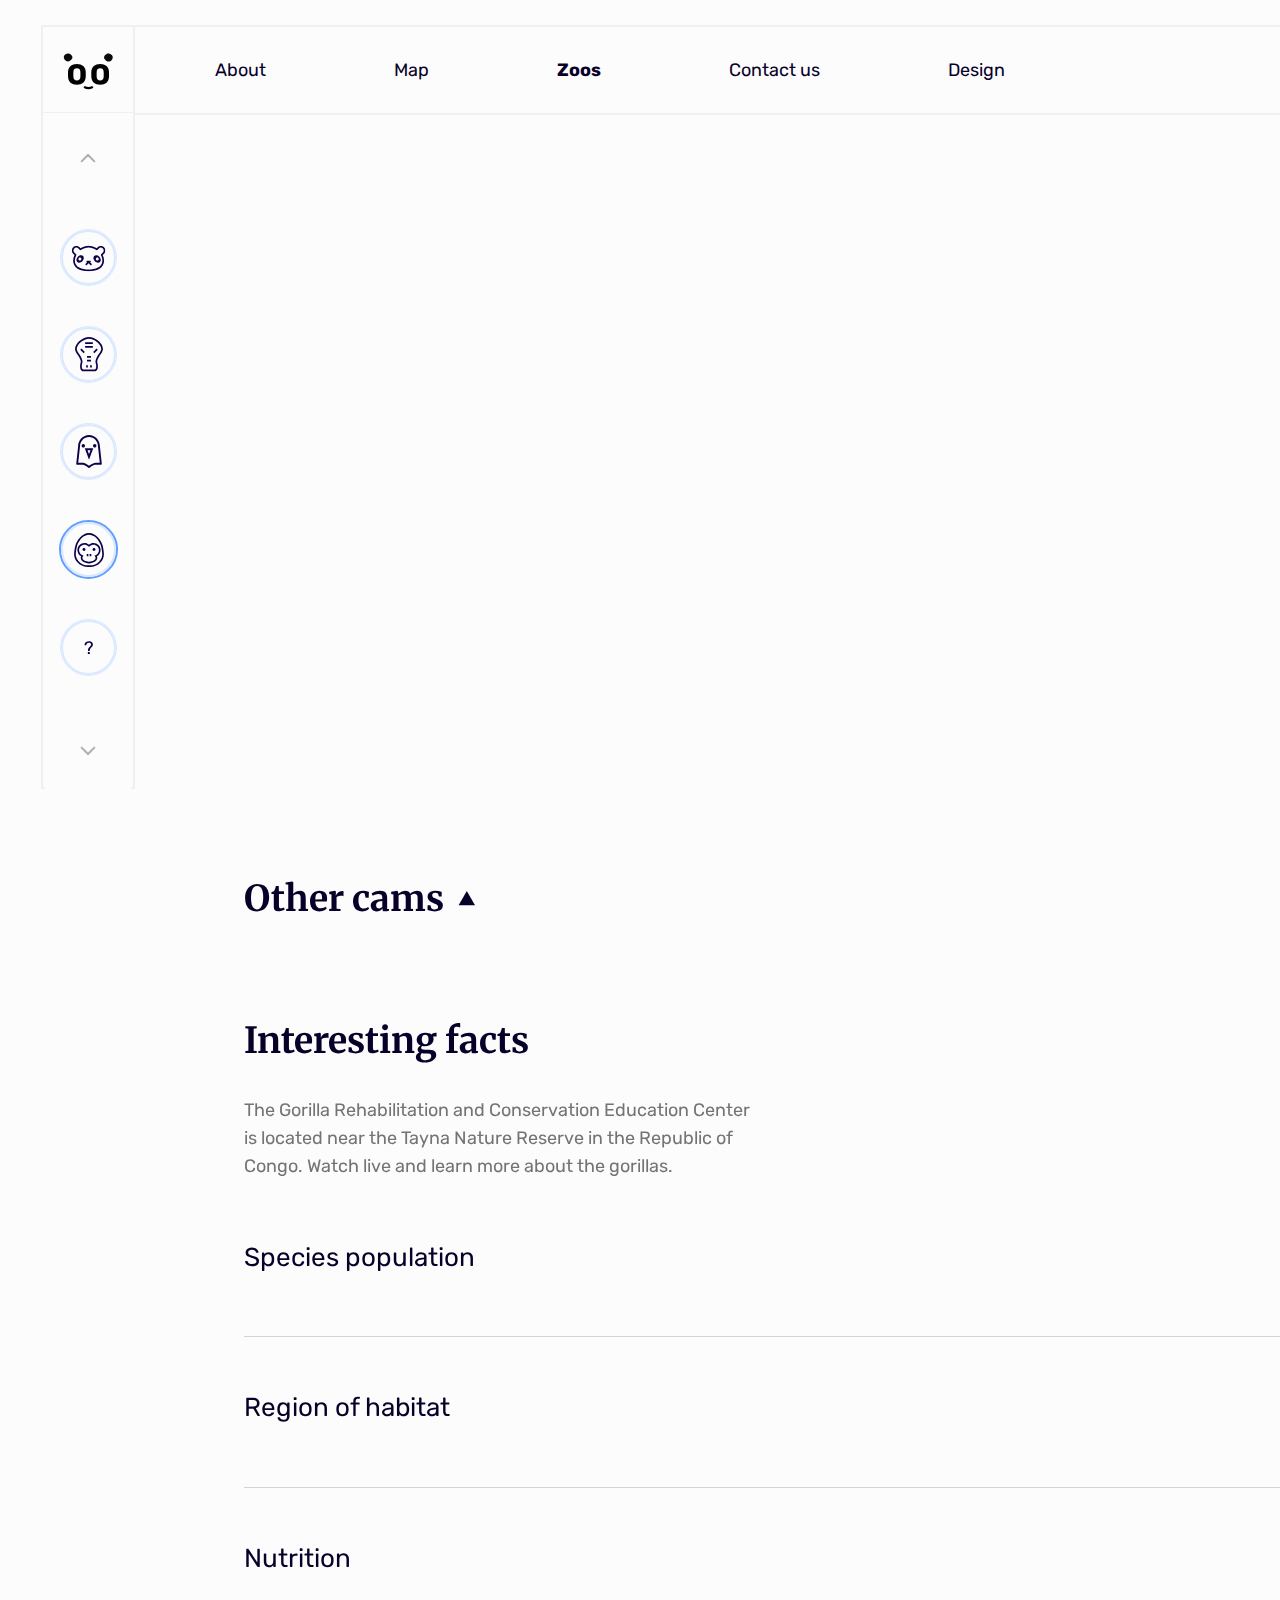
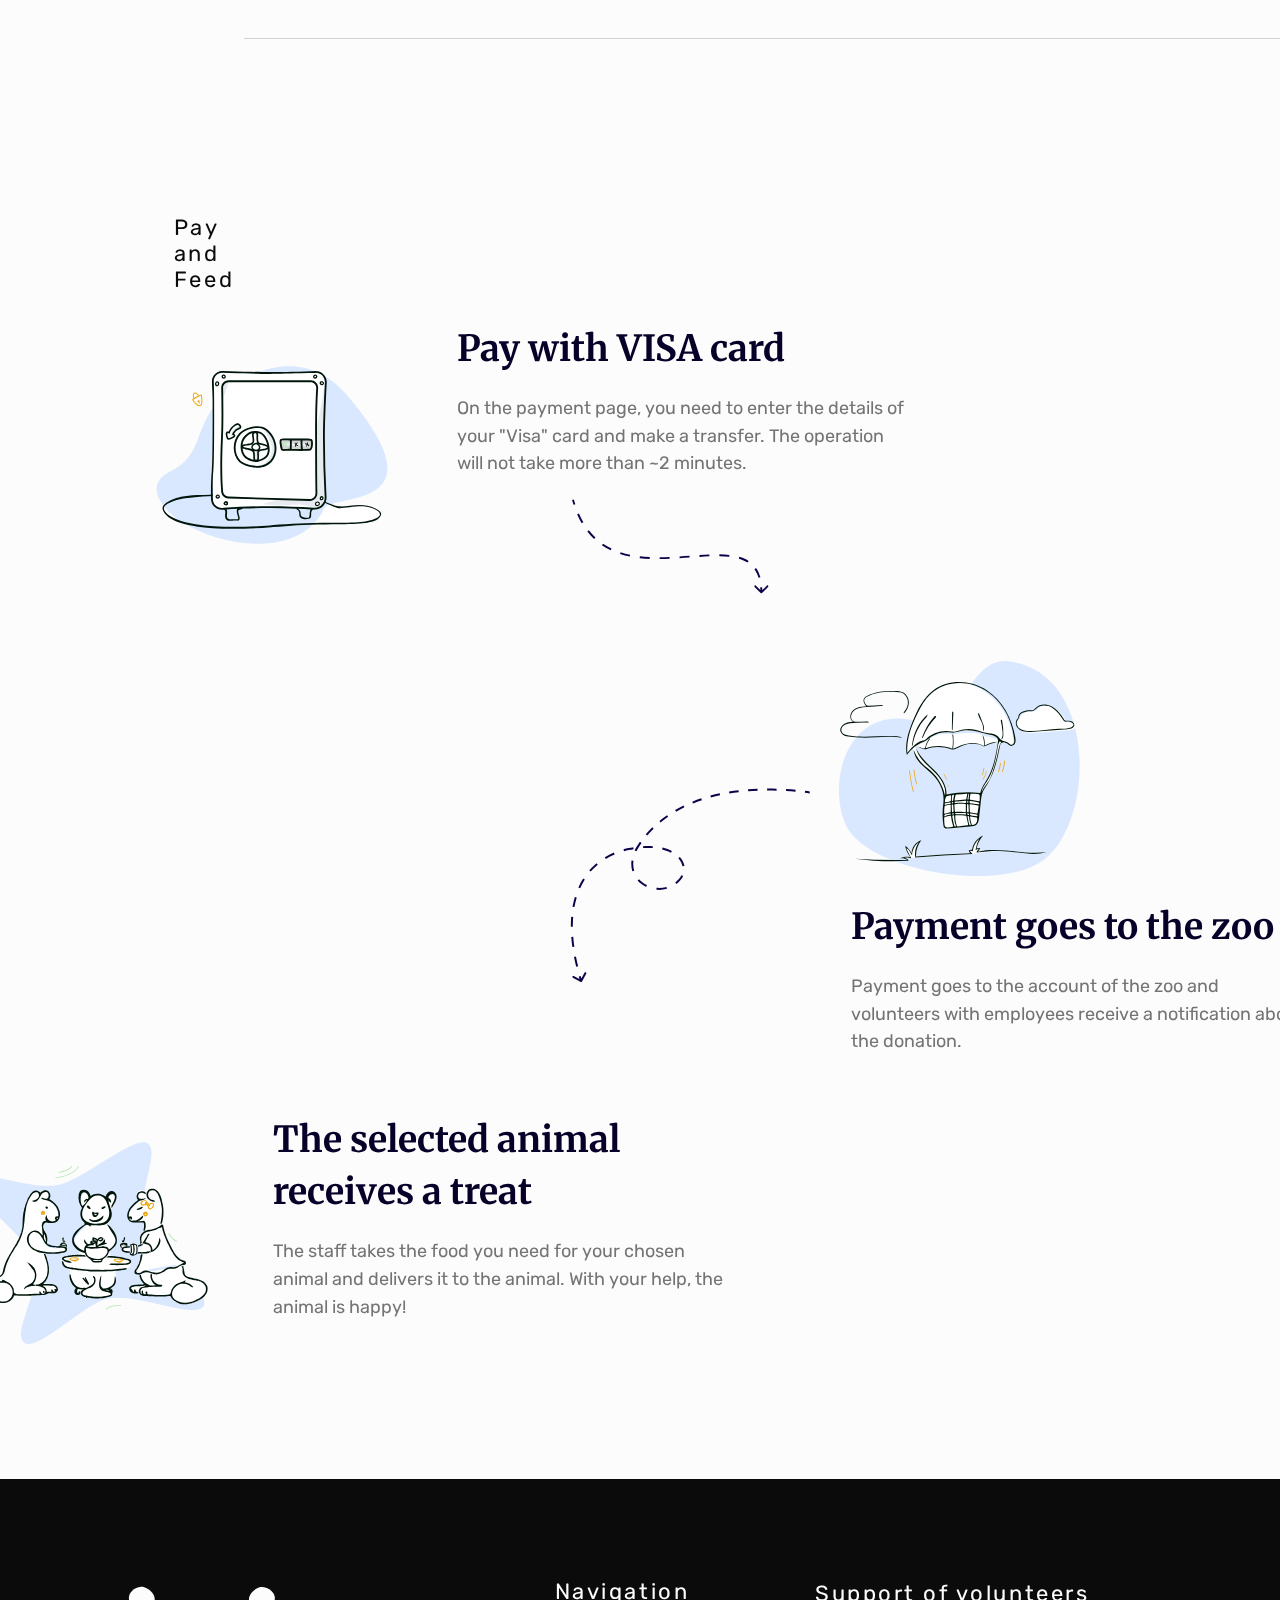
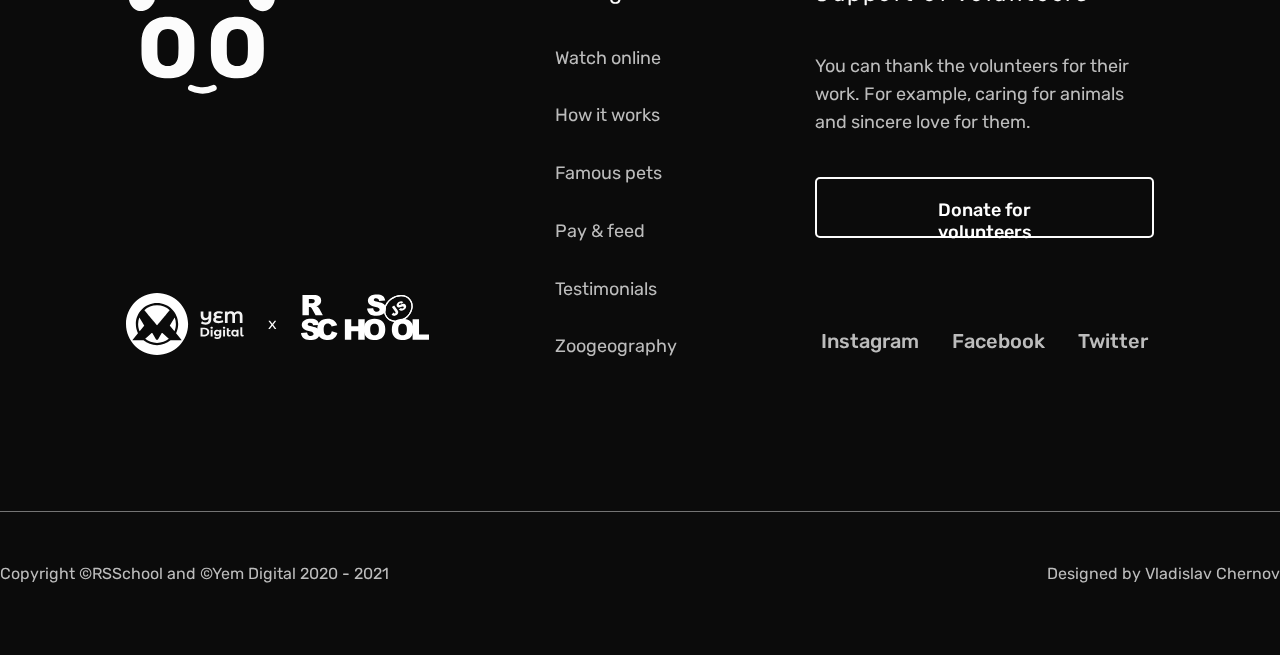
<file: online-zoo/zoos gorilla.html>
<!DOCTYPE html>
<html lang="en">

<head>
    <meta charset="UTF-8">
    <meta http-equiv="X-UA-Compatible" content="IE=edge">
    <meta name="viewport" content="width=device-width, initial-scale=1.0">
    <link rel="preconnect" href="https://fonts.gstatic.com">
    <link href="https://fonts.googleapis.com/css2?family=Merriweather:wght@700&family=Rubik&display=swap" rel="stylesheet">
    <link rel="stylesheet" href="./CSS/zoos gorilla.css">
    <link rel="stylesheet" href="./CSS/reset.css">
    <title>Online-Zoo</title>
</head>

<body>
    <h1 class="invisible">Online Zoo</h1>
    <header class="header">
        <div class="wrapper-main">
            <nav class="navbar">
                <ul class="list navbar-list">
                    <li class="navbar-item">
                        <a class="hov navbar-link" id="about" href="./index.html">About</a>
                    </li>
                    <li class="navbar-item">
                        <a class="hov navbar-link" id="map" href="./map.html">Map</a>
                    </li>
                    <li class="navbar-item">
                        <a class="hov navbar-link" id="zoos" href="./zoos gorilla.html">Zoos</a>
                    </li>
                    <li class="navbar-item">
                        <a class="hov navbar-link" id="contact" href="./404.html">Contact us</a>
                    </li>
                    <li class="navbar-item">
                        <a class="hov navbar-link" id="Design" href="https://www.figma.com/file/74wXlorl9mZQP0uhqDg83j/Online-Zoo">Design</a>
                    </li>
                </ul>
                <span class="account-icon"><a class="hov slider navbar-link"  href="#!"><img src="./assets/SVG/Account.svg" alt="account-icon"></a></span>
            </nav>
        </div>
    </header>

    <div class="container-main">
        <aside class="sidebar">
            <div class="logo-wrapper">
                <a href="./index.html" class="main-logo">
                    <img src="./assets/SVG/logo.svg" alt="logo-image" class="logo-zoo">
                </a>
            </div>
            <nav class="navbar_sidebar">
                <ul class="list sidebar-icons-list">
                    <li class="sidebar-icons-img">
                        <a class="slider" href="#!">
                            <img id="slider-up" src="./assets/icons_map/svg/up.svg" alt="slider-up">
                        </a>
                    </li>
                    <li class="sidebar-icons-img">
                        <a class="slider" href="./zoos panda.html">
                            <img class="sidebar__ico" id="panda-icon" src="./assets/icons_map/svg/panda_ico.svg" alt="panda-icon">
                        </a>
                    </li>
                    <li class="sidebar-icons-img">
                        <a class="slider" href="./zoos alligator.html">
                            <img class="sidebar__ico" id="alligator-icon" src="./assets/icons_map/svg/alligator_ico.svg" alt="alligator-icon">
                        </a>
                    </li>
                    <li class="sidebar-icons-img">
                        <a class="slider" href="./zoos eagle.html">
                            <img class="sidebar__ico" id="eagle-icon" src="./assets/icons_map/svg/eagle_ico.svg" alt="eagle-icon">
                        </a>
                    </li>
                    <li class="sidebar-icons-img">
                        <a class="slider" href="./zoos gorilla.html">
                            <img class="sidebar__ico" id="gorilla-icon" src="./assets/icons_map/svg/gorilla_ico.svg" alt="gorilla-icon">
                        </a>
                    </li>
                    <li class="sidebar-icons-img">
                        <a class="slider" href="#!">
                            <img class="sidebar__ico" id="none-icon" src="./assets/icons_map/svg/additional_animal.svg" alt="none">
                        </a>
                    </li>
                    <li class="sidebar-icons-img">
                        <a class="slider" href="#!">
                            <img id="slider-down" src="./assets/icons_map/svg/down.svg" alt="slider-down">
                        </a>
                    </li>
                </ul>
            </nav>
        </aside>

        <section class="live-video">
            <div class="wrapper-main live-video__wrapper">
                <div class="video">
                    <iframe width="1064" height="599" src="https://www.youtube.com/embed/rgXWDk7rh4w" title="YouTube video player" frameborder="0" allow="accelerometer; autoplay; clipboard-write; encrypted-media; gyroscope; picture-in-picture" allowfullscreen></iframe>
                </div>
                <div class="feed-animal">
                    <div class="zoo-name">
                        <div class="animal-avatar__block">
                            <span class="animal-avatar"><img src="./assets/Zoos translation/gorilla/svg/farm name.svg" alt="farm name"></span>
                        </div>
                        <div class="name container">
                            <span class="zoo-name__name">Grace gorillas</span>
                            <div class="watching-now_conteiner">
                                <span><img src="./assets/Zoos translation/panda/svg/eye.svg" alt="eye icon"></span>
                                <span class="watching-now">235 watching now</span>
                            </div>
                        </div>
                    </div>
                    <div class="feed__text">
                        <h2>You can donate to this animals for a wonderful lunch.</h2>
                        <h5>Alligators will receive a piece of meat or fresh fish. Animals will receive your gift in about 5-15 minutes</h5>
                        <button class="button btn feed_btn">Feed the gorilla</button>
                    </div>
                </div>
            </div>
        </section>
    </div>
    <section class="other-cams">
        <div class="wrapper-main other-cams__container">

            <button class="other-cams__title other-cams__title-block accordion1">Other cams</button>
            <div class="panel1">
                <div class="other-cams__layout-4-columns">
                    <div class="other-cams__img">
                        <img class="cam_img" src="./assets/Zoos translation/gorilla/png/cam_2.png" alt="video screenshot of gorilla">
                        <div class="translation__cam-content">
                            <div class="translation__cam-title">10 viewers</div>
                            <div class="separator"></div>
                            <a href="#" class="link-button">
                                <span class="whatch_btn">Watch</span>
                                <img src="./assets/SVG/Arrow-link.svg" id="link-button" alt="arrow">
                            </a>
                        </div>
                    </div>

                    <div class="other-cams__img">
                        <img class="cam_img" src="./assets/Zoos translation/gorilla/png/cam_3.png" alt="video screenshot of gorilla">
                        <div class="translation__cam-content">
                            <div class="translation__cam-title">10 viewers</div>
                            <div class="separator"></div>
                            <a href="#" class="link-button">
                                <span class="whatch_btn">Watch</span>
                                <img src="./assets/SVG/Arrow-link.svg" id="link-button" alt="arrow">
                            </a>
                        </div>
                    </div>
                    <div class="other-cams__img">
                        <img class="cam_img" src="./assets/Zoos translation/gorilla/png/cam_4.png" alt="video screenshot of gorilla">
                        <div class="translation__cam-content">
                            <div class="translation__cam-title">10 viewers</div>
                            <div class="separator"></div>
                            <a href="#" class="link-button">
                                <span class="whatch_btn">Watch</span>
                                <img src="./assets/SVG/Arrow-link.svg" id="link-button" alt="arrow">
                            </a>
                        </div>
                    </div>

                </div>
                <div>
                    <a href="#!"><img class="slider left-slider" src="./assets/Zoos translation/panda/svg/slide_left.svg" alt="navigation-left-slider"></a>
                    <a href="#!"><img class="slider" src="./assets/Zoos translation/panda/svg/slide_right.svg" alt="navigation-right-slider"></a>
                </div>
            </div>


        </div>

    </section>

    <section class="interesting-facts">
        <div class="wrapper-main interesting-facts__container">
            <h2 class="interesting-facts__title">Interesting facts</h2>
            <p class="interesting-facts__text text__block ">The Gorilla Rehabilitation and Conservation Education Center is located near the Tayna Nature Reserve in the Republic of Congo. Watch live and learn more about the gorillas.

            </p>
            <div class="interesting-facts__block species">

                <button class="interesting-facts__subtitle accordion">Species population</button>

                <div class="panel">
                    <p class="interesting-facts__text">All species (and subspecies) of gorilla are listed as endangered or critically endangered on the IUCN Red List. <br> Now, over 100,000 western lowland gorillas are thought to exist in the wild, with 4,000 in zoos, thanks to conservation;
                        eastern lowland gorillas have a population of under 5,000 in the wild and 24 in zoos.
                    </p>

                </div>


            </div>

            <div class="interesting-facts__block region">

                <button class="interesting-facts__subtitle accordion">Region of habitat</button>

                <div class="panel">
                    <p class="interesting-facts__text">In nature, gorillas live in the equatorial forests of western and central Africa, mountain gorillas - on the slopes of the volcanic mountains of Virunga, covered with forest. They keep in small groups, consisting of a male leader,
                        several females and their cubs (from 5 to 30 individuals in total).
                    </p>
                </div>

            </div>

            <div class="interesting-facts__block nutrition">

                <button class="interesting-facts__subtitle accordion">Nutrition</button>

                <div class="panel">
                    <p class="interesting-facts__text">The gorilla's diet is based on plant foods. Among the plants used, one can distinguish wild celery, bedstraw, nettles, bamboo shoots, blue pygeum fruits. Fruits and nuts are an addition to the main diet, while animal foods. <br> <br>                        Gorillas also use various mineral supplements in their diet: they eat, for example, some types of clay, thus compensating for the lack of salt in food. Gorillas hardly have to drink: juicy greens already have enough moisture. Reservoirs
                        and water in general are avoided whenever possible, and rain is disliked.
                    </p>
                </div>

            </div>
        </div>

    </section>

    <section class="pay-and-feed">
        <div class="pay-and-feed__wrapper">
            <div class="payAndFeed-title">
                <h4 class="title" id="payAndFeed">Pay and Feed</h4>
            </div>

            <div class="pay byVisa-block">
                <div>
                    <img class="cartoon-pic" src="./assets/SVG/Locked safe.svg" alt="locked safe">
                </div>
                <div class="text visa-text-block">
                    <h2 class="pay-title">Pay with VISA card</h2>
                    <h5 class="pay-text">On the payment page, you need to enter the details of your "Visa" card and make a transfer. The operation will not take more than ~2 minutes.</h5>
                    <div class="first-vector-block">
                        <img id="first-arrow" src="./assets/SVG/Vector 1 .svg" alt="vector">
                    </div>
                </div>
            </div>

            <div class="pay payment">
                <div class="second-vector-block">
                    <img id="second-arrow" src="./assets/SVG/Vector 2.svg" alt="vector">
                </div>

                <div class="payment-block">
                    <div>
                        <img class="cartoon-pic" src="./assets/SVG/airbaloon.svg" alt="air balloon">
                    </div>
                    <div class="text about-payment">
                        <h2 class="pay-title">Payment goes to the zoo</h2>
                        <h5 class="pay-text">Payment goes to the account of the zoo and volunteers with employees receive a notification about the donation.</h5>
                    </div>
                </div>
            </div>

            <div class="pay selectedAnimal">
                <div>
                    <img class="cartoon-pic" src="./assets/SVG/dogs.svg" alt="dogs">
                </div>
                <div class="text about-treats">
                    <h2 class="pay-title">The selected animal receives a treat</h2>
                    <h5 class="pay-text">The staff takes the food you need for your chosen animal and delivers it to the animal. With your help, the animal is happy!</h5>
                </div>
            </div>
        </div>

    </section>

    <footer class="footer">
        <div class="footer__wrapper">
            <div class="logo-block">
                <a href="./index.html" class="logo-link_footer">
                    <img id="logo-zoo" src="./assets/SVG/logo_footer.svg" alt="zoo logo">
                </a>
                <div class="logo-container">
                    <img id="yemDegital-logo" src="./assets/SVG/yem_digital_logo.svg" alt="Yem Degital logo" title="Yem Digital">
                    <img id="x" src="./assets/SVG/x.svg" alt="">
                    <img id="shool-logo" src="./assets/SVG/rs_school_logo.svg" alt="RS Shool logo" title="Rolling Scopes Schoo">
                </div>

            </div>
            <div class="navigation-list">
                <span class="nav-title">Navigation</span>
                <span class="link_footer"><a class="nav-links_footer" href="#watchOnline">Watch online</a></span>
                <span class="link_footer"><a class="nav-links_footer" href="#howItWorks">How it works</a></span>
                <span class="link_footer"><a class="nav-links_footer" href="#FamousPets">Famous pets</a></span>
                <span class="link_footer"><a class="nav-links_footer" href="#payAndFeed">Pay & feed</a></span>
                <span class="link_footer"><a class="nav-links_footer" href="#testimonials">Testimonials</a></span>
                <span class="link_footer"><a class="nav-links_footer" href="#zoogeography">Zoogeography</a></span>
            </div>

            <div class="volunteers">
                <h4 class="title_footer">Support of volunteers</h4>
                <h5 class="text_footer">You can thank the volunteers for their work. For example, caring for animals and sincere love for them.</h5>
                <button class="button button_footer">Donate for volunteers </button>
                <div class="footer-links">
                    <a class="social-link" href="https://www.instagram.com/">Instagram</a>
                    <a class="social-link" href="https://www.facebook.com/">Facebook</a>
                    <a class="social-link" href="https://twitter.com/">Twitter</a>
                </div>
            </div>

            <div class="design">
                <p class="Copyright">
                    Copyright ©RSSchool and ©Yem Digital 2020 - 2021
                </p>
                <p class="Copyright">
                    Designed by Vladislav Chernov
                </p>
            </div>
        </div>
    </footer>

    <script src="script.js"></script>
</body>

</html>
</file>
<file: online-zoo/CSS/style.css>
html {
      box-sizing: border-box;
  }
  
  *,
  *::before,
  *::after {
      box-sizing: inherit;
  }
  
  body {
      margin: 0;
      padding: 0;
      font-family: 'Merriweather', serif, 'Rubik', sans-serif;
      background: #FCFCFC;
  }
  /* h1 */
  
  .invisible {
      position: absolute;
      clip: rect(1px, 1px, 1px, 1px);
      -webkit-clip-path: inset(0px 0px 99.9% 99.9%);
      clip-path: inset(0px 0px 99.9% 99.9%);
      overflow: hidden;
      height: 1px;
      width: 1px;
      padding: 0;
      border: 0;
  }
  /* HUMBURGER MENU for 640px*/
  
  .nav__burger {
      display: none;
      cursor: pointer;
      padding-right: 20px;
  }
  
  .bar1,
  .bar2,
  .bar3 {
      width: 55px;
      height: 5px;
      background-color: #0F0049;
      margin: 6px 0;
      transition: 0.4s;
      border-radius: 3px;
  }
  
  .change .bar1 {
      -webkit-transform: rotate(-45deg) translate(-9px, 6px);
      transform: rotate(-45deg) translate(-9px, 6px);
  }
  
  .change .bar2 {
      opacity: 0;
  }
  
  .change .bar3 {
      -webkit-transform: rotate(45deg) translate(-8px, -8px);
      transform: rotate(45deg) translate(-8px, -8px);
  }
  
  .invis__logo {
      display: flex;
      display: none;
      justify-content: start;
      padding-left: 20px;
  }
  
  .nav__burger__menu {
      display: none;
  }
  
  .menu__list {
      display: flex;
      flex-direction: column;
      align-items: center;
      justify-content: center;
      font-family: 'Rubik', sans-serif;
      font-style: normal;
      font-weight: 500;
      font-size: 2.4rem;
      line-height: 28px;
      height: 422px;
  }
  
  .menu__item {
      padding: 20px 0;
  }
  
  .menu__item__link {
      text-decoration: none;
      color: #000000;
  }
  
  #active {
      text-decoration: underline #3888FF;
      border-radius: 3px;
  }
  /* HEADER*/
  
  .header {
      display: flex;
      align-items: center;
      max-width: 1800px;
      height: 90px;
      margin: 55px 79px 0 41px;
      border: 2px solid #F0F0F0;
      box-sizing: border-box;
      background: #FCFCFC;
      overflow: hidden;
  }
  
  .header__wrapper {
      display: flex;
      align-items: center;
      justify-content: center;
      max-width: 1578px;
      margin: auto;
  }
  
  .watch-animal-online_section {
      display: flex;
      align-items: center;
      padding: 25px 0 27px 0;
  }
  
  .wrapper-main {
      display: flex;
      align-items: center;
      justify-content: center;
      max-width: 1434px;
      margin: auto;
  }
  
  .navbar {
      display: flex;
      align-items: center;
      justify-content: space-evenly;
  }
  
  .navbar-list {
      display: flex;
      align-items: center;
  }
  
  .navbar-link {
      font-family: 'Rubik', sans-serif;
      font-size: 1.8rem;
      text-decoration: none;
      color: #080029;
  }
  
  .navbar-item {
      padding: 0 64px;
  }
  
  #about {
      font-weight: bold;
  }
  
  #about:hover {
      font-weight: normal;
  }
  
  .hov:hover {
      color: #200392;
  }
  
  .account-icon {
      padding-left: 610px;
  }
  
  .list {
      cursor: pointer;
  }
  /* HEADER END*/
  /* SIDEBAR*/
  
  .sidebar {
      display: flex;
      flex-direction: column;
      align-items: center;
      border: 2px solid #F0F0F0;
      width: 90px;
      height: 760px;
      margin: -90px 41px;
      position: fixed;
      background: #FCFCFC;
  }
  
  .navbar_sidebar {
      padding-top: 250px;
  }
  
  .sidebar-icons-list {
      display: flex;
      flex-direction: column;
      align-items: center;
      justify-content: space-between;
  }
  
  #instgram-icon {
      margin-bottom: 51px;
  }
  
  #fb-icon {
      margin-bottom: 54px;
  }
  
  #twitter-icon {
      margin-bottom: 100px;
  }
  
  .logo-wrapper {
      padding: 25px 19.28px 20px 18.85px;
      border-bottom: #F0F0F0 solid 1px;
  }
  
  .main-logo:hover {
      opacity: 0.5;
  }
  
  .logo-zoo {
      width: 51.87px;
      height: 40px;
  }
  /* SIDEBAR END*/
  /* First section */
  
  .title_header {
      display: inline;
      font-family: 'Rubik', sans-serif;
      font-size: 2.2rem;
      line-height: 26px;
      letter-spacing: 0.115em;
      margin-bottom: 35px;
      color: #626262;
  }
  
  .header-title-block {
      width: 699px;
      line-height: 106px;
      padding-top: 77px;
  }
  
  .intro-title {
      font-family: 'Merriweather', serif;
      font-style: normal;
      font-weight: bold;
      margin-bottom: 10px;
      font-size: 8.4rem;
  }
  
  .header_btn {
      width: 250px;
      height: 61px;
      line-height: 21px;
      outline: none;
      border: 0px;
  }
  
  .button {
      border-radius: 5px;
      font-size: 1.8rem;
      font-weight: 500;
      font-style: normal;
      font-family: 'Rubik', sans-serif;
  }
  
  #choose-zoo {
      text-align: center;
      color: white;
      margin-right: 60px;
      background-color: #0F0049;
  }
  
  #choose-zoo:hover {
      background: #080029;
  }
  
  #choose-zoo:focus,
  #choose-zoo:active {
      background: #150068;
  }
  
  .btn:hover {
      background: #080029;
  }
  
  .btn:focus,
  .btn:active {
      background: #150068;
  }
  
  #watch-online {
      background: #FCFCFC;
      border: 2px solid #0F0049;
      margin-left: 0;
  }
  
  #watch-online:hover {
      border-color: #080029;
  }
  
  #watch-online:focus,
  #watch-online:active {
      border-color: #609FFF;
  }
  
  .panda_img {
      width: 696px;
      height: 673px;
      border-radius: 5px;
      padding-left: 5px;
  }
  /* Second section */
  
  .how-zoo-works {
      background: #FCFCFC;
      padding: 110px 0 110px 0;
  }
  
  .text-block {
      width: 696px;
      height: 477px;
  }
  
  .subtitle {
      font-family: 'Merriweather', serif;
      font-style: normal;
      font-weight: bold;
      font-size: 3.6rem;
      line-height: 145%;
      color: #080029;
      margin: 50px 0;
  }
  
  .aboutAppZoo {
      font-family: 'Rubik', sans-serif;
      font-style: normal;
      font-weight: normal;
      font-size: 1.8rem;
      line-height: 154%;
      color: #747474;
  }
  
  .tryNow_btn {
      display: flex;
      flex-direction: row;
      align-items: flex-start;
      font-family: 'Rubik', sans-serif;
      padding: 20px 75px;
      width: 218px;
      height: 61px;
      background: #0F0049;
      border-radius: 5px;
      outline: none;
      border: 0px;
      color: white;
      margin: 60px 478px 0 0;
  }
  
  .lion-image-block {
      margin-right: 216px;
  }
  
  .lion_img {
      width: 512px;
      height: 760px;
  }
  /* Third section */
  
  .famous-pets {
      display: flex;
      align-items: center;
      background: #D9E8FF;
      padding: 83px 0 66px 0;
  }
  
  .text-pets-block {
      width: 325px;
      padding-top: 83px;
  }
  
  .img-cards-block {
      overflow: hidden;
      height: 696px;
      display: grid;
      grid-template-columns: repeat(4, 1fr);
      column-gap: 28px;
      row-gap: 15px;
      width: 1064px;
      padding-left: 45px;
  }
  
  .img-card {
      width: 328px;
      height: 328px;
      border-radius: 5px;
  }
  
  .prev,
  .next {
      display: inline-block;
  }
  
  .carousel {
      overflow: auto;
      scroll-behavior: smooth;
      scrollbar-width: none;
  }
  
  .carousel::-webkit-scrollbar {
      height: 0;
  }
  
  .carousel__card-block {
      display: flex;
      justify-content: center;
      align-items: flex-end;
      position: relative;
  }
  
  .content {
      /* display: grid; */
      grid-gap: 16px;
      grid-auto-flow: column;
      /* margin: auto; */
      box-sizing: border-box;
  }
  
  .carousel__slide-content {
      opacity: 0.6;
  }
  
  .carousel__slide-content {
      position: absolute;
      display: flex;
      color: #FCFCFC;
      flex-direction: column;
      align-items: center;
      padding: 25px;
      transition: .3s ease-in-out;
  }
  
  .carousel__card-block:hover .carousel__slide-content {
      display: none;
  }
  
  .carousel__card-block:hover .carousel__slide-content2 {
      opacity: 1;
      transition: .3s ease-in-out;
  }
  
  .round-button_border-light {
      width: 74px;
      height: 74px;
      background-color: transparent;
      border: 1px solid #FCFCFC;
      transition: none;
  }
  
  .round-button {
      border-radius: 100%;
      display: inline-flex;
      align-items: center;
      justify-content: center;
      cursor: pointer;
      outline: none;
  }
  
  .carousel__slide-content .round-button_border-light {
      margin-bottom: 43px;
  }
  
  .ico {
      display: inline-block;
      background-position: center;
      background-repeat: no-repeat;
  }
  
  .ico_plus-white {
      background-image: url(../assets/SVG/plus-sign.svg);
      width: 24px;
      height: 24px;
      background-size: contain;
  }
  
  .carousel__animal-name {
      font-family: 'Rubik', sans-serif;
      font-style: normal;
      font-weight: 500;
      font-size: 1.8rem;
      line-height: 21px;
      text-align: center;
      opacity: 0.8;
      color: #FCFCFC;
      text-decoration: none;
  }
  
  .carousel__follow-link {
      font-family: 'Rubik', sans-serif;
      font-style: normal;
      font-weight: 500;
      font-size: 1.8rem;
      line-height: 21px;
      text-align: center;
      opacity: 1;
      color: #FCFCFC;
      text-decoration: none;
  }
  
  .animal__location {
      font-family: 'Rubik', sans-serif;
      font-style: normal;
      font-weight: normal;
      font-size: 1.8rem;
      line-height: 154%;
      display: flex;
      align-items: center;
      text-align: center;
      color: #FCFCFC;
  }
  
  .carousel__slide-content2 {
      position: absolute;
      display: flex;
      color: #FCFCFC;
      flex-direction: column;
      align-items: center;
      padding: 25px;
      opacity: 0;
  }
  
  .carousel__slide-content2 .round-button_border-light-big {
      margin-bottom: 14px;
  }
  
  .round-button_border-light-big {
      width: 238px;
      height: 238px;
      background-color: transparent;
      border: 1px solid #FCFCFC;
      text-align: center;
      padding: 0 20px;
      transition: none;
  }
  /* Forth section */
  
  .pay-and-feed__wrapper {
      display: flex;
      flex-direction: column;
      align-items: center;
      max-width: 1920px;
      margin: auto;
  }
  
  .pay-and-feed {
      background-color: #FCFCFC;
      padding-top: 100px;
  }
  
  .title {
      font-family: 'Rubik', sans-serif;
      font-size: 2.2rem;
      line-height: 26px;
      letter-spacing: 0.115em;
      color: #0B0B0B;
  }
  
  .payAndFeed-title {
      display: flex;
      align-items: flex-start;
      padding: 0 0 30px 255px;
      white-space: nowrap;
  }
  
  .pay {
      display: flex;
      align-content: flex-start;
      column-gap: normal;
  }
  
  .byVisa-block {
      padding: 0 668px 60px 428px;
  }
  
  .payment-block {
      display: flex;
      align-items: center;
  }
  
  .selectedAnimal {
      padding: 0 852px 106px 244px;
  }
  
  .first-vector-block {
      padding: 0 151px 0 115px;
  }
  
  #first-arrow {
      width: 197px;
      height: 97px;
  }
  
  .second-vector-block {
      padding: 146px 0 0 101px;
      margin-bottom: -29px;
  }
  
  #second-arrow {
      width: 240.45px;
      height: 194.46px;
  }
  
  .cartoon-pic {
      width: 290px;
      height: 259px
  }
  
  .pay-title {
      font-family: 'Merriweather', serif;
      font-style: normal;
      font-weight: bold;
      font-size: 3.6rem;
      line-height: 145%;
      color: #080029;
  }
  
  .pay-text {
      font-family: 'Rubik', sans-serif;
      font-style: normal;
      font-weight: normal;
      font-size: 1.8rem;
      line-height: 154%;
      margin: 20px 0;
      color: #747474;
  }
  
  .text {
      padding-left: 40px;
  }
  
  .visa-text-block {
      width: 456px;
      height: 166px;
  }
  
  .payment {
      padding: 0 116px 47px 612px;
  }
  
  .about-payment {
      width: 456px;
      height: 166px;
  }
  
  .about-treats {
      width: 456px;
      height: 218px;
  }
  /* Fifth section */
  
  .feedback__wrapper {
      display: flex;
      flex-direction: row;
      justify-content: space-between;
      align-items: center;
      max-width: 1920px;
      margin: auto;
  }
  
  .feedback {
      padding: 0 40px 0 243px;
      background-color: #080029;
  }
  
  .fedback-text-block {
      width: 512px;
      height: 416px;
  }
  
  .feedback-title {
      display: inline;
      font-family: 'Rubik', sans-serif;
      font-size: 2.2rem;
      line-height: 26px;
      letter-spacing: 0.115em;
      color: #FCFCFC;
  }
  
  .feedback-subtitle {
      font-family: 'Merriweather', serif;
      font-style: normal;
      font-weight: bold;
      font-size: 3.6rem;
      line-height: 145%;
      margin: 62px 0 40px 0;
      color: #FCFCFC;
  }
  
  .feedback-text {
      font-family: 'Rubik', sans-serif;
      font-style: normal;
      font-weight: normal;
      font-size: 1.8rem;
      line-height: 154%;
      margin: 0;
      color: #FCFCFC;
  }
  
  .feedback_btn {
      display: flex;
      flex-direction: row;
      align-items: flex-start;
      font-family: 'Rubik', sans-serif;
      padding: 20px 75px;
      width: 287px;
      height: 64px;
      background-color: #080029;
      border: 2px solid #FCFCFC;
      border-radius: 5px;
      color: white;
      margin: 60px 0 0 0;
  }
  
  .first-review-block {
      padding: 102px 0 100px 0;
  }
  
  .second-review-block {
      padding: 139px 0 195px 0;
  }
  
  .more-reviews_btn {
      font-family: 'Rubik', sans-serif;
      font-weight: 500;
      width: 218px;
      height: 26px;
      color: #FCFCFC;
      font-size: 1.8rem;
  }
  
  .more-review-link {
      text-decoration: none;
      cursor: pointer;
  }
  
  .more-review-link :hover {
      text-decoration: underline;
  }
  
  #arrow-link {
      width: 40px;
      height: 14px;
  }
  
  .review-box {
      display: flex;
      flex-wrap: wrap;
      width: 512px;
      height: 273px;
      background: #FCFCFC;
      border-radius: 15px;
  }
  
  .left-box {
      margin: 20px 0 30px 0;
  }
  
  .left-slider {
      margin: 0 20px 0 0;
  }
  
  .slider:hover {
      opacity: 0.75;
  }
  
  .avatar-img {
      width: 46px;
      height: 46px;
      margin: 40px 19px 0 40px;
  }
  
  .name {
      font-family: 'Rubik', sans-serif;
      font-style: normal;
      font-weight: 500;
      font-size: 2.4rem;
      line-height: 135%;
      height: 32px;
      margin: 47px 226px 0 0;
      color: #0B0B0B;
  }
  
  .review-text {
      width: 432px;
      height: 84px;
      font-family: 'Rubik', sans-serif;
      font-style: normal;
      font-weight: 400;
      font-size: 1.8rem;
      line-height: 154%;
      margin: 37px 40px 73px 40px;
      color: #181818;
  }
  /* Sixth section */
  
  .zoogeography {
      padding: 52px 40px 112px 243px;
      background-color: #FCFCFC;
  }
  
  .eagle-img-card {
      border-top-left-radius: 15px;
      border-top-right-radius: 15px;
  }
  
  .eagle-card-block {
      align-items: center;
      width: 344px;
      height: 512px;
      background: #FCFCFC;
      box-shadow: 4px 12px 22px rgba(0, 0, 0, 0.06);
      border-radius: 15px;
      margin-top: 62px;
  }
  
  .card-title {
      display: inline;
      font-family: 'Rubik', sans-serif;
      font-size: 2.2rem;
      line-height: 26px;
      letter-spacing: 0.115em;
      color: #000000;
  }
  
  .card-name {
      font-family: 'Merriweather', serif;
      font-style: normal;
      font-weight: bold;
      font-size: 3.6rem;
      line-height: 145%;
      margin: 20px 123px 0 122px;
      color: #080029;
  }
  
  .card-text {
      text-align: center;
      width: 264px;
      height: 84px;
      font-family: 'Rubik', sans-serif;
      font-style: normal;
      font-weight: 400;
      font-size: 1.8rem;
      line-height: 154%;
      margin: 20px 40px 52px 40px;
      color: #747474;
  }
  
  .whatch-now-link {
      text-decoration: none;
      padding: 0 5px 40px 112px;
  }
  
  .whatch-now_btn {
      font-family: 'Rubik', sans-serif;
      font-weight: 500;
      font-size: 1.8rem;
      color: #3888FF;
  }
  
  .whatch-now-link:hover {
      text-decoration: underline #3888FF;
  }
  
  #card-arrow-link {
      color: #3888FF;
  }
  
  .map-img-block {
      position: initial;
      Width: 1216px;
  }
  
  .marker {
      position: absolute;
      cursor: pointer;
  }
  
  .marker:hover {
      transform: scale(1.5);
      transition: .4s;
  }
  
  .eagle-marker {
      width: 96px;
      height: 124px;
      margin: 190px 0 0 127px;
  }
  
  .elligator-marker {
      width: 69px;
      height: 89px;
      margin: 239px 0 0 273px;
  }
  
  .gorilla-marker {
      width: 69px;
      height: 89px;
      margin: 367px 0 0 591px;
  }
  
  .panda-marker {
      width: 69px;
      height: 89px;
      margin: 225px 0 0 925px;
  }
  
  .world-map_img {
      Width: 1216px;
      Height: 698px;
  }
  /* Seventh section FOOTER*/
  
  .footer {
      padding: 100px 0 70px 0;
      background-color: #0B0B0B;
  }
  
  .footer__wrapper {
      display: flex;
      flex-direction: row;
      justify-content: space-evenly;
      flex-wrap: wrap;
      align-items: center;
      margin: auto;
      max-width: 1920px;
  }
  
  .logo-block {
      display: flex;
      flex-direction: column;
  }
  
  .navigation-list {
      display: flex;
      flex-direction: column;
  }
  
  .logo-container {
      display: flex;
      justify-content: space-between;
  }
  
  .logo-link_footer {
      width: 153px;
      height: 117px;
      margin-bottom: 192px;
  }
  
  #logo-zoo {
      width: 153px;
      height: 117px;
      margin-bottom: 192px;
  }
  
  #yemDegital-logo {
      width: 118px;
      height: 62px;
  }
  
  #shool-logo {
      width: 128px;
      height: 47px;
  }
  
  #x {
      width: 9px;
      height: 19px;
      margin: 22px 24px 21px 24px;
  }
  
  .nav-title {
      font-family: 'Rubik', sans-serif;
      font-style: normal;
      font-weight: normal;
      font-size: 2.2rem;
      line-height: 26px;
      letter-spacing: 0.115em;
      color: #FCFCFC;
      margin-bottom: 10px;
  }
  
  .link_footer {
      margin-top: 30px;
  }
  
  .nav-links_footer {
      font-family: 'Rubik', sans-serif;
      font-style: normal;
      font-weight: normal;
      font-size: 1.8rem;
      line-height: 154%;
      color: #BCBCBC;
      text-decoration: none;
  }
  
  .title_footer {
      display: inline;
      font-family: 'Rubik', sans-serif;
      font-size: 2.2rem;
      line-height: 26px;
      letter-spacing: 0.115em;
      color: #FCFCFC;
  }
  
  .text_footer {
      width: 332px;
      height: 84px;
      font-family: 'Rubik', sans-serif;
      font-style: normal;
      font-weight: 400;
      font-size: 1.8rem;
      line-height: 154%;
      margin: 46px 0 40px 0;
      color: #BCBCBC;
  }
  
  .button_footer {
      width: 339px;
      height: 61px;
      display: flex;
      flex-direction: row;
      align-items: flex-start;
      font-family: 'Rubik', sans-serif;
      padding: 20px 75px;
      outline: none;
      border: 0px;
      background-color: #0B0B0B;
      border: 2px solid #FCFCFC;
      border-radius: 5px;
      color: white;
  }
  
  .button_footer:focus,
  .button_footer:active {
      background: #0e0435;
  }
  
  .footer-links {
      display: flex;
      flex-wrap: wrap;
      align-items: center;
      justify-content: space-between;
      margin-top: 85px;
  }
  
  .social-link {
      margin: calc(10%/6);
      font-family: 'Rubik', sans-serif;
      font-style: normal;
      font-weight: 500;
      font-size: 2.0rem;
      line-height: 24px;
      text-decoration: none;
      color: #BCBCBC;
  }
  
  .design {
      display: flex;
      flex-wrap: wrap;
      align-items: center;
      justify-content: space-between;
      width: 1432px;
      height: 23px;
      border-top: 1px solid #747474;
      padding-top: 50px;
      margin-top: 150px;
  }
  
  .Copyright {
      font-family: 'Rubik', sans-serif;
      font-style: normal;
      font-weight: normal;
      font-size: 1.6rem;
      line-height: 145%;
      text-align: right;
      color: #BCBCBC;
  }
  /*1920px
1200px 
640px
320px*/
  
  @media (max-width: 1200px) {
      .nav__burger__menu {
          display: none;
      }
      .wrapper-main {
          max-width: 986px;
      }
      .header {
          display: flex;
          align-items: center;
          width: 1120px;
          height: 70px;
          margin-top: 25px;
      }
      .header__wrapper {
          max-width: 1044px;
      }
      .header-title-block {
          padding-left: 67px;
      }
      .navbar {
          padding-left: 29px;
      }
      .navbar-item {
          padding: 0 49px;
      }
      .account-icon {
          padding-left: 150px;
      }
      .sidebar {
          display: flex;
          flex-direction: column;
          align-items: center;
          width: 70px;
          height: 586px;
          margin: -70px 0 0 40px;
          position: fixed;
      }
      .logo-wrapper {
          padding: 15px 13.28px 19px 10.85px;
          border-bottom: #F0F0F0 solid;
      }
      .logo-zoo {
          width: 41.5px;
          height: 32px;
      }
      .navbar_sidebar {
          padding-top: 188px;
      }
      #instgram-icon {
          margin-bottom: 43px;
      }
      #fb-icon {
          margin-bottom: 43px;
      }
      #twitter-icon {
          margin-bottom: 70px;
      }
      .intro-title {
          font-size: 5.6rem;
          line-height: 70px;
      }
      .panda_img {
          width: 400px;
          height: 456px;
          padding-left: 0;
      }
      .header_btn {
          width: 209px;
          height: 51px;
      }
      .lion_img {
          width: 401px;
          height: 585px;
      }
      .subtitle {
          font-size: 2.8rem;
      }
      .text-block {
          width: 544px;
          height: 393px;
      }
      #choose-zoo {
          margin-right: 40px;
      }
      .aboutAppZoo {
          font-size: 1.6rem;
      }
      .lion-image-block {
          margin-right: 31px;
          padding-left: 118px;
      }
      .round-button_border-light-big {
          width: 184px;
          height: 184px;
      }
      .animal__location {
          font-size: 1.6rem;
          line-height: 154%;
      }
      .text-pets-block {
          width: 251px;
          padding-top: 19px;
      }
      .img-cards-block {
          grid-template-rows: repeat(2, 1fr);
          height: 535px;
          width: 584px;
          column-gap: 25px;
          row-gap: 25px;
      }
      .img-card {
          width: 258px;
          height: 258px;
      }
      .slider {
          width: 56px;
          height: 56px;
      }
      .pay-and-feed__wrapper {
          display: block;
          max-width: 897px;
          padding-left: 160px;
      }
      .payAndFeed-title {
          white-space: nowrap;
          padding: 0 0 0 174px;
      }
      .title {
          font-size: 2.0rem;
      }
      .byVisa-block {
          padding: 0;
      }
      .pay-title {
          font-size: 2.8rem;
      }
      .pay-text {
          font-size: 1.6rem
      }
      .first-vector-block {
          display: none;
      }
      .second-vector-block {
          display: none;
      }
      .payment {
          padding: 0;
          margin-bottom: 47px;
      }
      .selectedAnimal {
          padding: 0;
          margin-bottom: 128px;
      }
      .pay {
          margin-top: 80px;
      }
      .second-review-block {
          display: none;
      }
      .feedback {
          padding: 0;
      }
      .feedback__wrapper {
          max-width: 900px;
      }
      .feedback-subtitle {
          font-size: 2.8rem;
      }
      .feedback-title {
          font-size: 2.0rem;
      }
      .more-reviews_btn {
          font-size: 1.6rem;
      }
      .review-text {
          font-size: 1.6rem;
          width: 394px;
          margin: 25px;
      }
      .name {
          font-size: 1.6rem;
          font-weight: bold;
      }
      .review-box {
          width: 454px;
          height: 235px;
      }
      .fedback-text-block {
          padding-left: 10px;
      }
      .first-review-block {
          max-width: 454px;
          padding-left: 39px;
      }
      .eagle-card-block {
          width: 292px;
          height: 448px;
      }
      .eagle-img-card {
          width: 292px;
      }
      .card-block {
          margin-right: 10px;
      }
      .card-name {
          font-size: 2.8rem;
      }
      .card-text {
          font-size: 1.6rem;
          margin: 20px 14px 44px 14px
      }
      .whatch-now_btn {
          font-size: 1.8rem;
      }
      .whatch-now-link {
          padding: 0 5px 40px 93px;
      }
      .zoogeography {
          padding: 100px 0 99px 20px;
      }
      .world-map_img {
          width: 675px;
          height: 389px;
      }
      .marker {
          width: 51px;
          height: 66px;
      }
      .eagle-marker {
          margin: 107px 0 0 72px;
      }
      .elligator-marker {
          margin: 121px 0 0 146px;
      }
      .gorilla-marker {
          margin: 174px 0 0 308px;
      }
      .panda-marker {
          margin: 109px 0 0 492px;
      }
  }
  
  @media (max-width: 640px) {
      .nav__burger {
          display: inline-block;
      }
      .header {
          display: flex;
          justify-content: space-between;
          position: fixed;
          padding-top: 0;
          width: 100%;
          height: 88px;
          margin: 0 auto;
      }
      .header__wrapper {
          display: none;
      }
      .invis__logo {
          display: flex;
      }
      .wrapper-main {
          display: none;
      }
      .navbar {
          display: none;
          position: absolute;
      }
      .sidebar {
          display: none;
      }
      .nav__burger__menu {
          display: none;
          flex-direction: column;
          align-items: center;
          justify-content: center;
          width: 100%;
          padding-top: 90px;
          border: 2px solid #F0F0F0;
      }
      .open.nav__burger__menu {
          display: block;
      }
      .revert {
          display: flex;
          flex-direction: column;
          align-items: center;
          text-align: center;
          justify-content: center;
      }
      .img-cards-block {
          grid-template-rows: repeat(2, 1fr);
          height: 535px;
          width: 584px;
          column-gap: 25px;
          row-gap: 25px;
          padding: 0 25;
      }
      .img-card {
          width: 180px;
          height: 180px;
      }
      .slider {
          width: 56px;
          height: 56px;
      }
  }
  
  @media (max-width: 320px) {
      .nav__burger {
          display: inline-block;
      }
      .header {
          display: flex;
          justify-content: space-between;
          position: fixed;
          padding-top: 0;
          width: 100%;
          height: 88px;
          margin: 0 auto;
      }
      .header__wrapper {
          display: none;
      }
      .invis__logo {
          display: flex;
      }
      .invis__header-logo {
          width: 32.35px;
          height: 25.65px;
      }
      .bar1,
      .bar2,
      .bar3 {
          width: 35px;
          height: 3px;
      }
      .nav__burger__menu {
          display: none;
          flex-direction: column;
          align-items: center;
          justify-content: center;
          width: 100%;
          padding-top: 90px;
          border: 2px solid #F0F0F0;
      }
      .open .nav__burger__menu {
          display: block;
      }
      .wrapper-main {
          display: none;
      }
      .navbar {
          display: none;
          position: absolute;
      }
      .sidebar {
          display: none;
      }
  }
</file>
<file: virtual-piano/style.css>
* {
    padding: 0;
    margin: 0;
    box-sizing: border-box;
    user-select: none;
}

a:focus {
    outline: 0;
}

html {
    background: #313940;
}

body {
    min-height: 100vh;
    background-color: #313940;
    font-family: "Open Sans", Arial, Helvetica, sans-serif;
    background: #313940;
    overflow-x: hidden;
}

.header {
    text-align: center;
    width: 100%;
    border-bottom: 1px solid;
    border-image-slice: 1;
    border-image-source: linear-gradient(to left, #38495a, #a2abb3, #38495a);
}

.header-title {
    line-height: 60px;
    font-weight: 300;
    color: #fff;
}

.main {
    min-height: calc(100vh - 110px);
    padding: 60px 10px 0;
    display: flex;
    flex-direction: column;
    justify-content: flex-start;
    align-items: space-between;
    width: 100%;
    max-width: 1140px;
    margin: 0 auto;
}

.btn-container {
    display: flex;
    justify-content: space-between;
    width: 306px;
    height: 40px;
    margin: 0 auto;
    margin-bottom: 80px;
}

.btn {
    width: 150px;
    height: 40px;
    padding: 0 10px;
    background-color: #454c53;
    border: 0;
    border-radius: 2px;
    font-family: "Open Sans", sans-serif;
    font-size: 16px;
    font-weight: 300;
    color: #fff;
    outline: 0;
    cursor: pointer;
    transition: 0.3s;
}

.btn:not(.btn-active):hover {
    background-color: #515961;
}

.btn:active {
    background-color: #00c9b7;
}

.btn-active {
    background-color: #00b4a4;
}

.btn-active:hover {
    background-color: #00c9b7;
}

.piano {
    position: relative;
    display: flex;
    justify-content: space-between;
    width: 100%;
    height: 270px;
    max-width: 560px;
    margin: 0 auto 60px;
}

.piano-key {
    position: relative;
    width: 80px;
    height: 270px;
    background-color: rgba(255, 255, 255, 0.85);
    margin: 4px;
    border-radius: 0px 0px 12px 12px;
    transition: 0.3s;
    cursor: pointer;
}

.piano-key:hover {
    background-color: #fff;
}

.keys-sharp {
    position: absolute;
    top: 0;
    bottom: 0;
    left: 53px;
    right: 53px;
    display: flex;
    justify-content: space-between;
    pointer-events: none;
}

.piano-key.sharp {
    width: 54px;
    height: 170px;
    background-color: #313940;
    border: 0;
    border-radius: 0px 0px 9px 9px;
    top: 0;
    z-index: 3;
    pointer-events: auto;
    transform-origin: center top;
    margin: 0px;
}

.piano-key.piano-key-active,
.piano-key.sharp.piano-key-active {
    transform: scale(0.96);
}

.piano-key.none {
    background-color: transparent;
    border: 0;
    border-radius: 0;
    pointer-events: none;
}

.piano-key::before,
.piano-key::after {
    content: attr(data-note);
    position: absolute;
    width: 40px;
    height: 40px;
    font-size: 26px;
    line-height: 40px;
    text-align: center;
    color: #a2abb3;
    bottom: -45px;
    left: 20px;
    transition: 0.3s;
    pointer-events: none;
}

.piano-key::after {
    display: none;
    content: attr(data-letter);
}

.piano-key:hover::before,
.piano-key:hover::after {
    color: #d7dfe6;
}

.piano-key-active:hover::before,
.piano-key-active:hover::after {
    color: #00b4a4;
}

.sharp:active {
    border-top: 0;
}

.piano-key.sharp::before,
.piano-key.sharp::after {
    bottom: 175px;
    left: 7px;
}

.piano-key.letter::before {
    display: none;
}

.piano-key.letter::after {
    display: block;
}

.piano-key-letter::before {
    content: attr(data-letter);
}

.piano-key-remove-mouse:active::before {
    color: #a2abb3;
}

.piano-key-active-pseudo:hover::after,
.piano-key-active-pseudo:hover::before,
.piano-key-active::after,
.piano-key-active::before {
    color: #00b4a4;
}

.fullscreen {
    position: fixed;
    top: 120px;
    right: 40px;
    width: 40px;
    height: 40px;
    background-color: rgba(255, 255, 255, 0.3);
    border: 0;
    outline: 0;
    background-size: contain;
    transition: 0.3s;
    cursor: pointer;
    background-image: url("assets/svg/fullscreen-open.svg");
}

.fullscreen:hover {
    background-color: rgba(255, 255, 255, 0.5);
}

 :-webkit-full-screen .fullscreen {
    background-image: url("assets/svg/fullscreen-exit.svg");
}

.footer {
    border-top: 1px solid;
    border-image-slice: 1;
    border-image-source: linear-gradient(to left, #38495a, #a2abb3, #38495a);
}

.footer-container {
    padding: 0 15px;
    display: flex;
    justify-content: space-between;
    align-items: center;
    width: 100%;
    max-width: 1140px;
    margin: 0 auto;
}

.github {
    display: block;
    width: 120px;
    height: 45px;
    padding-left: 45px;
    background-image: url("assets/svg/github.svg");
    background-size: 35px;
    background-repeat: no-repeat;
    background-position: left center;
    line-height: 45px;
    color: #cbd5de;
    font-size: 16px;
    font-family: "Open Sans", sans-serif;
    transition: 0.3s;
}

.github:hover {
    color: #fff;
}

.rss {
    display: block;
    position: relative;
    font-family: "Open Sans", sans-serif;
    width: 86px;
    height: 32px;
    background-image: url("assets/svg/rss.svg");
    background-size: contain;
    background-repeat: no-repeat;
    background-position: left center;
    padding-right: 111px;
}

.rss-year {
    position: absolute;
    bottom: 0;
    right: 0;
    font-size: 21px;
    letter-spacing: -2px;
    color: #cbd5de;
    line-height: 0.9;
    font-weight: bold;
    transition: 0.3s;
}

.rss:hover .rss-year {
    right: -5px;
    letter-spacing: 0;
}

@media (max-width: 768px) {
    .fullscreen {
        top: 10px;
        right: 20px;
        width: 40px;
        height: 40px;
    }
}

@media (max-width: 600px) {
    .main {
        padding-top: 40px;
    }
    .piano {
        width: 310px;
        height: 160px;
    }
    .piano-key {
        width: 44px;
        height: 160px;
        border-radius: 0px 0px 8px 8px;
        border: 2px solid #313940;
    }
    .keys-sharp {
        left: 26px;
        right: 26px;
    }
    .piano-key.sharp {
        width: 36px;
        height: 100px;
        border-radius: 0px 0px 6px 6px;
    }
    .piano-key::before,
    .piano-key::after {
        width: 30px;
        height: 30px;
        font-size: 22px;
        bottom: -35px;
        left: 7px;
        font-size: 22px;
    }
    .piano-key.sharp::before,
    .piano-key.sharp::after {
        bottom: 115px;
        left: 3px;
    }
    .btn-container {
        width: 244px;
        height: 40px;
        margin-bottom: 80px;
    }
    .btn {
        width: 120px;
        height: 40px;
    }
}
</file>
<file: online-zoo/CSS/map_style.css>
body {
    color: #747474;
    font-size: 1.8rem;
    line-height: 2.772rem;
    margin: 0;
    padding: 0;
    font-family: 'Merriweather', serif, 'Rubik', sans-serif;
    background: #FCFCFC;
}

.invisible {
    position: absolute;
    clip: rect(1px, 1px, 1px, 1px);
    -webkit-clip-path: inset(0px 0px 99.9% 99.9%);
    clip-path: inset(0px 0px 99.9% 99.9%);
    overflow: hidden;
    height: 1px;
    width: 1px;
    padding: 0;
    border: 0;
}


/* HEADER*/

.header {
    display: flex;
    align-items: center;
    width: 1800px;
    height: 90px;
    margin: 0 79px 0 41px;
    border: 2px solid #F0F0F0;
    box-sizing: border-box;
    background: #FCFCFC
}

.wrapper-main {
    display: flex;
    align-items: center;
    justify-content: center;
    max-width: 1920px;
    margin: auto;
}

.navbar {
    display: flex;
    align-items: center;
    justify-content: space-evenly;
}

.navbar-list {
    display: flex;
    align-items: center;
}

.navbar-link {
    font-family: 'Rubik', sans-serif;
    font-size: 1.8rem;
    text-decoration: none;
    color: #080029;
}

.navbar-item {
    padding: 0 64px;
}

#map {
    font-weight: bolder;
}

.hov:hover {
    color: #200392;
}

.account-icon {
    padding-left: 610px;
}

.list {
    cursor: pointer;
}


/* HEADER END*/


/* SIDEBAR*/

.sidebar {
    display: flex;
    flex-direction: column;
    align-items: center;
    border: 2px solid #F0F0F0;
    width: 90px;
    height: 760px;
    margin: -90px 41px;
    position: static;
    background: #FCFCFC;
}

.sidebar-icons-list {
    display: flex;
    flex-direction: column;
    align-items: center;
    justify-content: space-between;
}

#panda-icon {
    margin-bottom: 40px;
}

#alligator-icon {
    margin-bottom: 40px;
}

#eagle-icon {
    margin-bottom: 40px;
}

#gorilla-icon {
    margin-bottom: 40px;
}

#slider-up {
    margin-bottom: 30px;
}

#slider-down {
    margin-top: 30px;
}

.logo-wrapper {
    padding: 25px 19.28px 20px 18.85px;
    border-bottom: #F0F0F0 solid 1px;
}

.main-logo:hover {
    opacity: 0.5;
}

.logo-zoo {
    width: 51.87px;
    height: 40px;
}

.slider:hover {
    opacity: 0.75;
    border-color: #609FFF;
}


/* SIDEBAR END*/


/* MAP */

.map_container {
    background: url(../assets/png/map.png);
    background-position: center center;
    background-repeat: no-repeat;
    background-size: cover;
    height: 100vh;
    padding-top: 25px;
    position: relative;
}


/* MAP end */


/* ANIMAL CARD*/

.gorilla-card-block {
    align-items: center;
    width: 344px;
    height: 512px;
    background: #FCFCFC;
    box-shadow: 4px 12px 22px rgba(0, 0, 0, 0.06);
    border-radius: 15px;
    margin-top: 62px;
    position: absolute;
    left: 583px;
    top: 240px;
}

.gorilla-img-card {
    border-top-left-radius: 15px;
    border-top-right-radius: 15px;
}

.card-title {
    display: inline;
    font-family: 'Rubik', sans-serif;
    font-size: 2.2rem;
    line-height: 26px;
    letter-spacing: 0.115em;
    color: #000000;
}

.card-name {
    font-family: 'Merriweather', serif;
    font-style: normal;
    font-weight: bold;
    font-size: 3.6rem;
    line-height: 145%;
    margin: 20px 123px 0 122px;
    color: #0F0049;
}

.card-text {
    text-align: center;
    width: 264px;
    height: 84px;
    font-family: 'Rubik', sans-serif;
    font-style: normal;
    font-weight: 400;
    font-size: 1.8rem;
    line-height: 154%;
    margin: 20px 40px 52px 40px;
    color: #747474;
}

.whatch-now-link {
    text-decoration: none;
    padding: 0 5px 40px 112px;
}

.whatch-now_btn {
    font-family: 'Rubik', sans-serif;
    font-weight: 500;
    font-size: 1.8rem;
    color: #3888FF;
}

.whatch-now-link:hover {
    text-decoration: underline #3888FF;
}

#card-arrow-link {
    color: #3888FF;
}

.marker {
    position: absolute;
    cursor: pointer;
}

.marker:hover {
    transform: scale(1.5);
    transition: .4s;
}

.elligator-marker {
    left: 139px;
    top: 245px;
}

.gorilla-marker {
    left: 918px;
    top: 495px;
}

.panda-marker {
    left: 1687px;
    top: 292px;
}


/* ANIMAL CARD END*/
</file>
<file: online-zoo/CSS/zoos alligator.css>
body {
    color: #747474;
    line-height: 2.772rem;
    margin: 0;
    padding: 0;
    font-family: 'Merriweather', serif, 'Rubik', sans-serif;
    background: #FCFCFC;
}

.invisible {
    position: absolute;
    clip: rect(1px, 1px, 1px, 1px);
    -webkit-clip-path: inset(0px 0px 99.9% 99.9%);
    clip-path: inset(0px 0px 99.9% 99.9%);
    overflow: hidden;
    height: 1px;
    width: 1px;
    padding: 0;
    border: 0;
}


/* HEADER*/

.header {
    display: flex;
    align-items: center;
    width: 1800px;
    height: 90px;
    margin: 25px 79px 0 41px;
    border: 2px solid #F0F0F0;
    box-sizing: border-box;
    background: #FCFCFC;
}

.wrapper-main {
    display: flex;
    align-items: center;
    justify-content: center;
    max-width: 1920px;
    margin: auto;
}

.navbar {
    display: flex;
    align-items: center;
    justify-content: space-evenly;
}

.navbar-list {
    display: flex;
    align-items: center;
}

.navbar-link {
    font-family: 'Rubik', sans-serif;
    font-size: 1.8rem;
    text-decoration: none;
    color: #080029;
}

.navbar-item {
    padding: 0 64px;
}

#zoos {
    font-weight: bold;
}

.hov:hover {
    color: #200392;
}

.account-icon {
    padding-left: 610px;
}

.list {
    cursor: pointer;
}


/* HEADER END*/


/* SIDEBAR*/

.sidebar {
    display: flex;
    flex-direction: column;
    align-items: center;
    border: 2px solid #F0F0F0;
    width: 90px;
    height: 760px;
    margin: -174px 91px 0 41px;
    background: #FCFCFC;
    position: fixed;
}

.sidebar-icons-list {
    display: flex;
    flex-direction: column;
    align-items: center;
    justify-content: space-between;
}

#panda-icon {
    margin-bottom: 40px;
}

#alligator-icon {
    margin-bottom: 40px;
    border: 2px solid #609FFF;
}

#eagle-icon {
    margin-bottom: 40px;
}

#gorilla-icon {
    margin-bottom: 40px;
}

#slider-up {
    margin-bottom: 30px;
}

#slider-down {
    margin-top: 30px;
}

.logo-wrapper {
    padding: 25px 19.28px 20px 18.85px;
    border-bottom: #F0F0F0 solid 1px;
}

.main-logo:hover {
    opacity: 0.5;
}

.logo-zoo {
    width: 51.87px;
    height: 40px;
}

.sidebar__ico {
    background-color: transparent;
    border: 1px solid #D9E8FF;
    border-radius: 50%;
}

.sidebar__ico:hover {
    border-color: #609FFF;
}

.sidebar__ico:active,
.sidebar__ico:focus {
    border: 2px solid #609FFF;
}

.slider:hover {
    opacity: 0.75;
}


/* SIDEBAR END*/


/* VIDEO SECTION*/

.container-main {
    display: flex;
    align-items: center;
}

.live-video {
    padding: 71px 61px 86px 244px;
}

.live-video__wrapper {
    display: flex;
    align-items: center;
}

.feed-animal {
    display: flex;
    flex-direction: column;
    align-items: center;
    padding-left: 40px;
    padding-bottom: 152px;
}

.zoo-name {
    display: flex;
    align-items: center;
    justify-content: start;
    width: 412px;
    border-bottom: 1px solid #E3E3E3;
    padding-bottom: 44px;
}

.animal-avatar__block {
    padding-right: 22px;
}

.zoo-name__name {
    font-family: 'Rubik', sans-serif;
    font-style: normal;
    font-weight: normal;
    font-size: 2.4rem;
    line-height: 28px;
    color: #0B0B0B;
}

.watching-now_conteiner {
    display: flex;
    align-items: center;
}

.watching-now {
    font-family: 'Rubik', sans-serif;
    font-style: normal;
    font-weight: normal;
    font-size: 1.8rem;
    line-height: 154%;
    color: #747474;
    padding-left: 6.67px;
}

.feed__text {
    margin-top: 40px;
}

.feed__text>h2 {
    font-family: 'Merriweather', serif;
    font-style: normal;
    font-weight: bold;
    font-size: 2.6rem;
    line-height: 145%;
    color: #080029;
    width: 408px;
}

.feed__text>h5 {
    font-family: 'Rubik', sans-serif;
    font-style: normal;
    font-weight: normal;
    font-size: 1.8rem;
    line-height: 154%;
    color: #747474;
    width: 336px;
    margin: 30px 0;
}

.button {
    border-radius: 5px;
    font-size: 1.8rem;
    font-weight: 500;
    font-style: normal;
    font-family: 'Rubik', sans-serif;
}

.btn:hover {
    background: #080029;
}

.btn:focus,
.btn:active {
    background: #150068;
}

.feed_btn {
    display: flex;
    align-items: center;
    justify-content: center;
    font-family: 'Rubik', sans-serif;
    padding: 20px 75px;
    height: 64px;
    background-color: #0F0049;
    border: 2px solid #FCFCFC;
    border-radius: 5px;
    color: white;
    margin: 40px 0 0 0;
}


/* VIDEO SECTION END*/


/* OTHER CAMS*/

.other-cams {
    padding: 0 0 60px 244px;
}

.other-cams__container {
    display: flex;
    flex-direction: column;
    align-items: start;
}

.other-cams__title-block {
    display: flex;
    align-items: center;
}

.accordion1 {
    background-color: #FCFCFC;
    color: #080029;
    cursor: pointer;
    width: 100%;
    text-align: left;
    border: none;
    outline: none;
    transition: 0.4s;
    padding: 0 0;
}

.active1,
.accordion1:hover {
    background-color: #FCFCFC;
}

.accordion1:after {
    content: '\2BC5';
    color: #080029;
    float: right;
    margin-left: 12px;
    font-size: 27px;
}

.active1:after {
    content: '\2BC6';
}

.panel1 {
    background-color: #FCFCFC;
    max-height: 0;
    overflow: hidden;
    transition: max-height 0.2s ease-out;
}

.other-cams__title {
    font-family: 'Merriweather', serif;
    font-style: normal;
    font-weight: bold;
    font-size: 3.6rem;
    line-height: 145%;
    color: #080029;
    padding-right: 12px;
    padding-bottom: 30px;
}

.other-cams__layout-4-columns {
    display: flex;
    align-items: center;
    justify-content: space-between;
    margin-bottom: 40px;
}

.other-cams__img {
    display: flex;
    align-items: center;
    margin-right: 40px;
    cursor: pointer;
    position: relative;
}

.cam_img {
    border-radius: 5px;
}

.translation__cam-content {
    opacity: 0;
    position: absolute;
    display: flex;
    color: #FCFCFC;
    flex-direction: column;
    align-items: center;
    padding: 25px;
    justify-content: center;
    background-color: rgba(0, 0, 0, 0.2);
    width: 277px;
    height: 127px;
}

.translation__cam-content:hover {
    opacity: 1;
    transition: all 0.3s ease-out;
}

.translation__cam-title {
    font-family: 'Merriweather', serif;
    font-style: normal;
    font-weight: bold;
    font-size: 2.6rem;
    line-height: 145%;
    text-align: center;
    color: #FCFCFC;
}

.separator {
    opacity: 0.85;
    border-bottom: 1px solid #FCFCFC;
    padding-top: 10px;
    margin-bottom: 10px;
    width: 150px;
}

.whatch_btn {
    font-family: 'Rubik', sans-serif;
    font-weight: 500;
    font-size: 1.8rem;
    line-height: 21px;
    color: #FCFCFC;
    padding-right: 20px;
}

.link-button {
    color: #FCFCFC;
    text-decoration: none;
    display: flex;
}

.left-slider {
    margin: 0 20px 0 0;
}

.slider:hover {
    opacity: 0.75;
}

.interesting-facts {
    padding: 0 0 105px 244px;
}

.interesting-facts__container {
    display: flex;
    flex-direction: column;
    align-items: start;
}

.interesting-facts__block {
    border-bottom: 1px solid #D3D3D3;
    padding-bottom: 30px;
}

.interesting-facts__title {
    font-family: 'Merriweather', serif;
    font-style: normal;
    font-weight: bold;
    font-size: 3.6rem;
    line-height: 145%;
    color: #080029;
    padding-right: 12px;
    padding-bottom: 30px;
}

.interesting-facts__text {
    font-family: 'Rubik', sans-serif;
    font-style: normal;
    font-weight: normal;
    font-size: 1.8rem;
    line-height: 154%;
    color: #747474;
    width: 1381px;
}

.text__block {
    width: 512px;
    border-bottom: none;
    margin-bottom: 58px;
}

.interesting-facts__subtitle {
    font-family: Rubik;
    font-style: normal;
    font-weight: normal;
    font-size: 2.6rem;
    line-height: 145%;
    display: flex;
    align-items: flex-end;
    justify-content: space-between;
    color: #609FFF;
    margin-bottom: 30px;
}

.details {
    display: flex;
    font-family: 'Rubik', sans-serif;
    font-style: normal;
    font-weight: normal;
    font-size: 1.8rem;
    line-height: 154%;
    color: #747474;
}

.species {
    margin-bottom: 52px;
}

.region {
    margin-bottom: 52px;
}

.accordion {
    background-color: #FCFCFC;
    color: #080029;
    cursor: pointer;
    width: 100%;
    text-align: left;
    border: none;
    outline: none;
    transition: 0.4s;
    padding: 0 0;
}

.active,
.accordion:hover {
    background-color: rgb(243, 243, 243);
}

.panel {
    background-color: #FCFCFC;
    max-height: 0;
    overflow: hidden;
    transition: max-height 0.2s ease-out;
}

.accordion:after {
    content: '\002B';
    /* Unicode character for "plus" sign (+) */
    color: #0F0049;
    font-weight: bold;
    float: right;
    margin-left: 5px;
}

.active:after {
    content: "\2212";
    /* Unicode character for "minus" sign (-) */
}

.active,
.accordion:hover {
    background-color: #FCFCFC;
    color: #609FFF;
}


/* OTHER CAMS END*/


/* PAY-and-FEED section */

.pay-and-feed__wrapper {
    display: flex;
    flex-direction: column;
    align-items: center;
    max-width: 1920px;
    margin: auto;
}

.pay-and-feed {
    background-color: #FCFCFC;
    padding-top: 71px;
}

.title {
    display: inline;
    font-family: 'Rubik', sans-serif;
    font-size: 2.2rem;
    line-height: 26px;
    letter-spacing: 0.115em;
    color: #0B0B0B;
}

.payAndFeed-title {
    display: flex;
    align-items: flex-start;
    padding: 0 1300px 30px 428px;
}

.pay {
    display: flex;
    align-content: flex-start;
    column-gap: normal;
}

.byVisa-block {
    padding: 0 668px 60px 428px;
}

.payment-block {
    display: flex;
    flex-wrap: wrap;
    align-items: center;
}

.selectedAnimal {
    padding: 0 852px 106px 244px;
}

.first-vector-block {
    padding: 0 151px 0 115px;
}

#first-arrow {
    width: 197px;
    height: 97px;
}

.second-vector-block {
    padding: 146px 0 0 101px;
    margin-bottom: -29px;
}

#second-arrow {
    width: 240.45px;
    height: 194.46px;
}

.cartoon-pic {
    width: 290px;
    height: 259px
}

.pay-title {
    font-family: 'Merriweather', serif;
    font-style: normal;
    font-weight: bold;
    font-size: 3.6rem;
    line-height: 145%;
    color: #080029;
}

.pay-text {
    font-family: 'Rubik', sans-serif;
    font-style: normal;
    font-weight: normal;
    font-size: 1.8rem;
    line-height: 154%;
    margin: 20px 0;
    color: #747474;
}

.text {
    padding-left: 40px;
}

.visa-text-block {
    width: 456px;
    height: 166px;
}

.payment {
    padding: 0 116px 47px 612px;
}

.about-payment {
    width: 456px;
    height: 166px;
}

.about-treats {
    width: 456px;
    height: 218px;
}


/* PAY-and-FEED section */


/* FOOTER */

.footer {
    padding: 100px 0 70px 0;
    background-color: #0B0B0B;
}

.footer__wrapper {
    display: flex;
    flex-direction: row;
    justify-content: space-evenly;
    flex-wrap: wrap;
    align-items: center;
    margin: auto;
    max-width: 1920px;
}

.logo-block {
    display: flex;
    flex-direction: column;
}

.navigation-list {
    display: flex;
    flex-direction: column;
}

.logo-container {
    display: flex;
    justify-content: space-between;
}

.logo-link_footer {
    width: 153px;
    height: 117px;
    margin-bottom: 192px;
}

#logo-zoo {
    width: 153px;
    height: 117px;
    margin-bottom: 192px;
}

#yemDegital-logo {
    width: 118px;
    height: 62px;
}

#shool-logo {
    width: 128px;
    height: 47px;
}

#x {
    width: 9px;
    height: 19px;
    margin: 22px 24px 21px 24px;
}

.nav-title {
    font-family: 'Rubik', sans-serif;
    font-style: normal;
    font-weight: normal;
    font-size: 2.2rem;
    line-height: 26px;
    letter-spacing: 0.115em;
    color: #FCFCFC;
    margin-bottom: 10px;
}

.link_footer {
    margin-top: 30px;
}

.nav-links_footer {
    font-family: 'Rubik', sans-serif;
    font-style: normal;
    font-weight: normal;
    font-size: 1.8rem;
    line-height: 154%;
    color: #BCBCBC;
    text-decoration: none;
}

.title_footer {
    display: inline;
    font-family: 'Rubik', sans-serif;
    font-size: 2.2rem;
    line-height: 26px;
    letter-spacing: 0.115em;
    color: #FCFCFC;
}

.text_footer {
    width: 332px;
    height: 84px;
    font-family: 'Rubik', sans-serif;
    font-style: normal;
    font-weight: 400;
    font-size: 1.8rem;
    line-height: 154%;
    margin: 46px 0 40px 0;
    color: #BCBCBC;
}

.button_footer {
    width: 339px;
    height: 61px;
    display: flex;
    flex-direction: row;
    align-items: flex-start;
    font-family: 'Rubik', sans-serif;
    padding: 20px 75px;
    outline: none;
    border: 0px;
    background-color: #0B0B0B;
    border: 2px solid #FCFCFC;
    border-radius: 5px;
    color: white;
}

.button_footer:focus,
.button_footer:active {
    background: #0e0435;
}

.footer-links {
    display: flex;
    flex-wrap: wrap;
    align-items: center;
    justify-content: space-between;
    margin-top: 85px;
}

.social-link {
    margin: calc(10%/6);
    font-family: 'Rubik', sans-serif;
    font-style: normal;
    font-weight: 500;
    font-size: 2.0rem;
    line-height: 24px;
    text-decoration: none;
    color: #BCBCBC;
}

.design {
    display: flex;
    flex-wrap: wrap;
    align-items: center;
    justify-content: space-between;
    width: 1432px;
    height: 23px;
    border-top: 1px solid #747474;
    padding-top: 50px;
    margin-top: 150px;
}

.Copyright {
    font-family: 'Rubik', sans-serif;
    font-style: normal;
    font-weight: normal;
    font-size: 1.6rem;
    line-height: 145%;
    text-align: right;
    color: #BCBCBC;
}


/* FOOTER */
</file>
<file: online-zoo/CSS/zoos eagle.css>
body {
    color: #747474;
    line-height: 2.772rem;
    margin: 0;
    padding: 0;
    font-family: 'Merriweather', serif, 'Rubik', sans-serif;
    background: #FCFCFC;
}

.invisible {
    position: absolute;
    clip: rect(1px, 1px, 1px, 1px);
    -webkit-clip-path: inset(0px 0px 99.9% 99.9%);
    clip-path: inset(0px 0px 99.9% 99.9%);
    overflow: hidden;
    height: 1px;
    width: 1px;
    padding: 0;
    border: 0;
}


/* HEADER*/

.header {
    display: flex;
    align-items: center;
    width: 1800px;
    height: 90px;
    margin: 25px 79px 0 41px;
    border: 2px solid #F0F0F0;
    box-sizing: border-box;
    background: #FCFCFC;
}

.wrapper-main {
    display: flex;
    align-items: center;
    justify-content: center;
    max-width: 1920px;
    margin: auto;
}

.navbar {
    display: flex;
    align-items: center;
    justify-content: space-evenly;
}

.navbar-list {
    display: flex;
    align-items: center;
}

.navbar-link {
    font-family: 'Rubik', sans-serif;
    font-size: 1.8rem;
    text-decoration: none;
    color: #080029;
}

.navbar-item {
    padding: 0 64px;
}

#zoos {
    font-weight: bold;
}

.hov:hover {
    color: #200392;
}

.account-icon {
    padding-left: 610px;
}

.list {
    cursor: pointer;
}


/* HEADER END*/


/* SIDEBAR*/

.sidebar {
    display: flex;
    flex-direction: column;
    align-items: center;
    border: 2px solid #F0F0F0;
    width: 90px;
    height: 760px;
    margin: -174px 91px 0 41px;
    background: #FCFCFC;
    position: fixed;
}

.sidebar-icons-list {
    display: flex;
    flex-direction: column;
    align-items: center;
    justify-content: space-between;
}

#panda-icon {
    margin-bottom: 40px;
}

#alligator-icon {
    margin-bottom: 40px;
}

#eagle-icon {
    margin-bottom: 40px;
    border: 2px solid #609FFF;
}

#gorilla-icon {
    margin-bottom: 40px;
}

#slider-up {
    margin-bottom: 30px;
}

#slider-down {
    margin-top: 30px;
}

.logo-wrapper {
    padding: 25px 19.28px 20px 18.85px;
    border-bottom: #F0F0F0 solid 1px;
}

.main-logo:hover {
    opacity: 0.5;
}

.logo-zoo {
    width: 51.87px;
    height: 40px;
}

.sidebar__ico {
    background-color: transparent;
    border: 1px solid #D9E8FF;
    border-radius: 50%;
}

.sidebar__ico:hover {
    border-color: #609FFF;
}

.sidebar__ico:active,
.sidebar__ico:focus {
    border: 2px solid #609FFF;
}

.slider:hover {
    opacity: 0.75;
}


/* SIDEBAR END*/


/* VIDEO SECTION*/

.container-main {
    display: flex;
    align-items: center;
}

.live-video {
    padding: 71px 61px 86px 244px;
}

.live-video__wrapper {
    display: flex;
    align-items: center;
}

.feed-animal {
    display: flex;
    flex-direction: column;
    align-items: center;
    padding-left: 40px;
    padding-bottom: 152px;
}

.zoo-name {
    display: flex;
    align-items: center;
    justify-content: start;
    width: 412px;
    border-bottom: 1px solid #E3E3E3;
    padding-bottom: 44px;
}

.animal-avatar__block {
    padding-right: 22px;
}

.zoo-name__name {
    font-family: 'Rubik', sans-serif;
    font-style: normal;
    font-weight: normal;
    font-size: 2.4rem;
    line-height: 28px;
    color: #0B0B0B;
}

.watching-now_conteiner {
    display: flex;
    align-items: center;
}

.watching-now {
    font-family: 'Rubik', sans-serif;
    font-style: normal;
    font-weight: normal;
    font-size: 1.8rem;
    line-height: 154%;
    color: #747474;
    padding-left: 6.67px;
}

.feed__text {
    margin-top: 40px;
}

.feed__text>h2 {
    font-family: 'Merriweather', serif;
    font-style: normal;
    font-weight: bold;
    font-size: 2.6rem;
    line-height: 145%;
    color: #080029;
    width: 408px;
}

.feed__text>h5 {
    font-family: 'Rubik', sans-serif;
    font-style: normal;
    font-weight: normal;
    font-size: 1.8rem;
    line-height: 154%;
    color: #747474;
    width: 336px;
    margin: 30px 0;
}

.button {
    border-radius: 5px;
    font-size: 1.8rem;
    font-weight: 500;
    font-style: normal;
    font-family: 'Rubik', sans-serif;
}

.btn:hover {
    background: #080029;
}

.btn:focus,
.btn:active {
    background: #150068;
}

.feed_btn {
    display: flex;
    align-items: center;
    justify-content: center;
    font-family: 'Rubik', sans-serif;
    padding: 20px 75px;
    height: 64px;
    background-color: #0F0049;
    border: 2px solid #FCFCFC;
    border-radius: 5px;
    color: white;
    margin: 40px 0 0 0;
}


/* VIDEO SECTION END*/


/* OTHER CAMS*/

.other-cams {
    padding: 0 0 60px 244px;
}

.other-cams__container {
    display: flex;
    flex-direction: column;
    align-items: start;
}

.other-cams__title-block {
    display: flex;
    align-items: center;
}

.accordion1 {
    background-color: #FCFCFC;
    color: #080029;
    cursor: pointer;
    width: 100%;
    text-align: left;
    border: none;
    outline: none;
    transition: 0.4s;
    padding: 0 0;
}

.active1,
.accordion1:hover {
    background-color: #FCFCFC;
}

.accordion1:after {
    content: '\2BC5';
    color: #080029;
    float: right;
    margin-left: 12px;
    font-size: 27px;
}

.active1:after {
    content: '\2BC6';
}

.panel1 {
    background-color: #FCFCFC;
    max-height: 0;
    overflow: hidden;
    transition: max-height 0.2s ease-out;
}

.other-cams__title {
    font-family: 'Merriweather', serif;
    font-style: normal;
    font-weight: bold;
    font-size: 3.6rem;
    line-height: 145%;
    color: #080029;
    padding-right: 12px;
    padding-bottom: 30px;
}

.other-cams__layout-4-columns {
    display: flex;
    align-items: center;
    justify-content: space-between;
    margin-bottom: 40px;
}

.other-cams__img {
    display: flex;
    align-items: center;
    margin-right: 40px;
    cursor: pointer;
    position: relative;
}

.cam_img {
    border-radius: 5px;
}

.translation__cam-content {
    opacity: 0;
    position: absolute;
    display: flex;
    color: #FCFCFC;
    flex-direction: column;
    align-items: center;
    padding: 25px;
    justify-content: center;
    background-color: rgba(0, 0, 0, 0.2);
    width: 277px;
    height: 127px;
}

.translation__cam-content:hover {
    opacity: 1;
    transition: all 0.3s ease-out;
}

.translation__cam-title {
    font-family: 'Merriweather', serif;
    font-style: normal;
    font-weight: bold;
    font-size: 2.6rem;
    line-height: 145%;
    text-align: center;
    color: #FCFCFC;
}

.separator {
    opacity: 0.85;
    border-bottom: 1px solid #FCFCFC;
    padding-top: 10px;
    margin-bottom: 10px;
    width: 150px;
}

.whatch_btn {
    font-family: 'Rubik', sans-serif;
    font-weight: 500;
    font-size: 1.8rem;
    line-height: 21px;
    color: #FCFCFC;
    padding-right: 20px;
}

.link-button {
    color: #FCFCFC;
    text-decoration: none;
    display: flex;
}

.left-slider {
    margin: 0 20px 0 0;
}

.slider:hover {
    opacity: 0.75;
}

.interesting-facts {
    padding: 0 0 105px 244px;
}

.interesting-facts__container {
    display: flex;
    flex-direction: column;
    align-items: start;
}

.interesting-facts__block {
    border-bottom: 1px solid #D3D3D3;
    padding-bottom: 30px;
}

.interesting-facts__title {
    font-family: 'Merriweather', serif;
    font-style: normal;
    font-weight: bold;
    font-size: 3.6rem;
    line-height: 145%;
    color: #080029;
    padding-right: 12px;
    padding-bottom: 30px;
}

.interesting-facts__text {
    font-family: 'Rubik', sans-serif;
    font-style: normal;
    font-weight: normal;
    font-size: 1.8rem;
    line-height: 154%;
    color: #747474;
    width: 1381px;
}

.text__block {
    width: 512px;
    border-bottom: none;
    margin-bottom: 58px;
}

.interesting-facts__subtitle {
    font-family: Rubik;
    font-style: normal;
    font-weight: normal;
    font-size: 2.6rem;
    line-height: 145%;
    display: flex;
    align-items: flex-end;
    justify-content: space-between;
    color: #609FFF;
    margin-bottom: 30px;
}

.details {
    display: flex;
    font-family: 'Rubik', sans-serif;
    font-style: normal;
    font-weight: normal;
    font-size: 1.8rem;
    line-height: 154%;
    color: #747474;
}

.link-panda {
    color: #609FFF;
    padding-left: 5px;
}

.species {
    margin-bottom: 52px;
}

.region {
    margin-bottom: 52px;
}

.accordion {
    background-color: #FCFCFC;
    color: #080029;
    cursor: pointer;
    width: 100%;
    text-align: left;
    border: none;
    outline: none;
    transition: 0.4s;
    padding: 0 0;
}

.active,
.accordion:hover {
    background-color: rgb(243, 243, 243);
}

.panel {
    background-color: #FCFCFC;
    max-height: 0;
    overflow: hidden;
    transition: max-height 0.2s ease-out;
}

.accordion:after {
    content: '\002B';
    /* Unicode character for "plus" sign (+) */
    color: #0F0049;
    font-weight: bold;
    float: right;
    margin-left: 5px;
}

.active:after {
    content: "\2212";
    /* Unicode character for "minus" sign (-) */
}

.active,
.accordion:hover {
    background-color: #FCFCFC;
    color: #609FFF;
}


/* OTHER CAMS END*/


/* PAY-and-FEED section */

.pay-and-feed__wrapper {
    display: flex;
    flex-direction: column;
    align-items: center;
    max-width: 1920px;
    margin: auto;
}

.pay-and-feed {
    background-color: #FCFCFC;
    padding-top: 71px;
}

.title {
    display: inline;
    font-family: 'Rubik', sans-serif;
    font-size: 2.2rem;
    line-height: 26px;
    letter-spacing: 0.115em;
    color: #0B0B0B;
}

.payAndFeed-title {
    display: flex;
    align-items: flex-start;
    padding: 0 1300px 30px 428px;
}

.pay {
    display: flex;
    align-content: flex-start;
    column-gap: normal;
}

.byVisa-block {
    padding: 0 668px 60px 428px;
}

.payment-block {
    display: flex;
    flex-wrap: wrap;
    align-items: center;
}

.selectedAnimal {
    padding: 0 852px 106px 244px;
}

.first-vector-block {
    padding: 0 151px 0 115px;
}

#first-arrow {
    width: 197px;
    height: 97px;
}

.second-vector-block {
    padding: 146px 0 0 101px;
    margin-bottom: -29px;
}

#second-arrow {
    width: 240.45px;
    height: 194.46px;
}

.cartoon-pic {
    width: 290px;
    height: 259px
}

.pay-title {
    font-family: 'Merriweather', serif;
    font-style: normal;
    font-weight: bold;
    font-size: 3.6rem;
    line-height: 145%;
    color: #080029;
}

.pay-text {
    font-family: 'Rubik', sans-serif;
    font-style: normal;
    font-weight: normal;
    font-size: 1.8rem;
    line-height: 154%;
    margin: 20px 0;
    color: #747474;
}

.text {
    padding-left: 40px;
}

.visa-text-block {
    width: 456px;
    height: 166px;
}

.payment {
    padding: 0 116px 47px 612px;
}

.about-payment {
    width: 456px;
    height: 166px;
}

.about-treats {
    width: 456px;
    height: 218px;
}


/* PAY-and-FEED section */


/* FOOTER */

.footer {
    padding: 100px 0 70px 0;
    background-color: #0B0B0B;
}

.footer__wrapper {
    display: flex;
    flex-direction: row;
    justify-content: space-evenly;
    flex-wrap: wrap;
    align-items: center;
    margin: auto;
    max-width: 1920px;
}

.logo-block {
    display: flex;
    flex-direction: column;
}

.navigation-list {
    display: flex;
    flex-direction: column;
}

.logo-container {
    display: flex;
    justify-content: space-between;
}

.logo-link_footer {
    width: 153px;
    height: 117px;
    margin-bottom: 192px;
}

#logo-zoo {
    width: 153px;
    height: 117px;
    margin-bottom: 192px;
}

#yemDegital-logo {
    width: 118px;
    height: 62px;
}

#shool-logo {
    width: 128px;
    height: 47px;
}

#x {
    width: 9px;
    height: 19px;
    margin: 22px 24px 21px 24px;
}

.nav-title {
    font-family: 'Rubik', sans-serif;
    font-style: normal;
    font-weight: normal;
    font-size: 2.2rem;
    line-height: 26px;
    letter-spacing: 0.115em;
    color: #FCFCFC;
    margin-bottom: 10px;
}

.link_footer {
    margin-top: 30px;
}

.nav-links_footer {
    font-family: 'Rubik', sans-serif;
    font-style: normal;
    font-weight: normal;
    font-size: 1.8rem;
    line-height: 154%;
    color: #BCBCBC;
    text-decoration: none;
}

.title_footer {
    display: inline;
    font-family: 'Rubik', sans-serif;
    font-size: 2.2rem;
    line-height: 26px;
    letter-spacing: 0.115em;
    color: #FCFCFC;
}

.text_footer {
    width: 332px;
    height: 84px;
    font-family: 'Rubik', sans-serif;
    font-style: normal;
    font-weight: 400;
    font-size: 1.8rem;
    line-height: 154%;
    margin: 46px 0 40px 0;
    color: #BCBCBC;
}

.button_footer {
    width: 339px;
    height: 61px;
    display: flex;
    flex-direction: row;
    align-items: flex-start;
    font-family: 'Rubik', sans-serif;
    padding: 20px 75px;
    outline: none;
    border: 0px;
    background-color: #0B0B0B;
    border: 2px solid #FCFCFC;
    border-radius: 5px;
    color: white;
}

.button_footer:focus,
.button_footer:active {
    background: #0e0435;
}

.footer-links {
    display: flex;
    flex-wrap: wrap;
    align-items: center;
    justify-content: space-between;
    margin-top: 85px;
}

.social-link {
    margin: calc(10%/6);
    font-family: 'Rubik', sans-serif;
    font-style: normal;
    font-weight: 500;
    font-size: 2.0rem;
    line-height: 24px;
    text-decoration: none;
    color: #BCBCBC;
}

.design {
    display: flex;
    flex-wrap: wrap;
    align-items: center;
    justify-content: space-between;
    width: 1432px;
    height: 23px;
    border-top: 1px solid #747474;
    padding-top: 50px;
    margin-top: 150px;
}

.Copyright {
    font-family: 'Rubik', sans-serif;
    font-style: normal;
    font-weight: normal;
    font-size: 1.6rem;
    line-height: 145%;
    text-align: right;
    color: #BCBCBC;
}


/* FOOTER */
</file>
<file: online-zoo/CSS/zoos gorilla.css>
body {
    color: #747474;
    line-height: 2.772rem;
    margin: 0;
    padding: 0;
    font-family: 'Merriweather', serif, 'Rubik', sans-serif;
    background: #FCFCFC;
}

.invisible {
    position: absolute;
    clip: rect(1px, 1px, 1px, 1px);
    -webkit-clip-path: inset(0px 0px 99.9% 99.9%);
    clip-path: inset(0px 0px 99.9% 99.9%);
    overflow: hidden;
    height: 1px;
    width: 1px;
    padding: 0;
    border: 0;
}


/* HEADER*/

.header {
    display: flex;
    align-items: center;
    width: 1800px;
    height: 90px;
    margin: 25px 79px 0 41px;
    border: 2px solid #F0F0F0;
    box-sizing: border-box;
    background: #FCFCFC;
}

.wrapper-main {
    display: flex;
    align-items: center;
    justify-content: center;
    max-width: 1920px;
    margin: auto;
}

.navbar {
    display: flex;
    align-items: center;
    justify-content: space-evenly;
}

.navbar-list {
    display: flex;
    align-items: center;
}

.navbar-link {
    font-family: 'Rubik', sans-serif;
    font-size: 1.8rem;
    text-decoration: none;
    color: #080029;
}

.navbar-item {
    padding: 0 64px;
}

#zoos {
    font-weight: bold;
}

.hov:hover {
    color: #200392;
}

.account-icon {
    padding-left: 610px;
}

.list {
    cursor: pointer;
}


/* HEADER END*/


/* SIDEBAR*/

.sidebar {
    display: flex;
    flex-direction: column;
    align-items: center;
    border: 2px solid #F0F0F0;
    width: 90px;
    height: 760px;
    margin: -174px 91px 0 41px;
    background: #FCFCFC;
    position: fixed;
}

.sidebar-icons-list {
    display: flex;
    flex-direction: column;
    align-items: center;
    justify-content: space-between;
}

#panda-icon {
    margin-bottom: 40px;
}

#alligator-icon {
    margin-bottom: 40px;
}

#eagle-icon {
    margin-bottom: 40px;
}

#gorilla-icon {
    margin-bottom: 40px;
    border: 2px solid #609FFF;
}

#slider-up {
    margin-bottom: 30px;
}

#slider-down {
    margin-top: 30px;
}

.logo-wrapper {
    padding: 25px 19.28px 20px 18.85px;
    border-bottom: #F0F0F0 solid 1px;
}

.main-logo:hover {
    opacity: 0.5;
}

.logo-zoo {
    width: 51.87px;
    height: 40px;
}

.sidebar__ico {
    background-color: transparent;
    border: 1px solid #D9E8FF;
    border-radius: 50%;
}

.sidebar__ico:hover {
    border-color: #609FFF;
}

.sidebar__ico:active,
.sidebar__ico:focus {
    border: 2px solid #609FFF;
}

.slider:hover {
    opacity: 0.75;
}


/* SIDEBAR END*/


/* VIDEO SECTION*/

.container-main {
    display: flex;
    align-items: center;
}

.live-video {
    padding: 71px 61px 86px 244px;
}

.live-video__wrapper {
    display: flex;
    align-items: center;
}

.feed-animal {
    display: flex;
    flex-direction: column;
    align-items: center;
    padding-left: 40px;
    padding-bottom: 152px;
}

.zoo-name {
    display: flex;
    align-items: center;
    justify-content: start;
    width: 412px;
    border-bottom: 1px solid #E3E3E3;
    padding-bottom: 44px;
}

.animal-avatar__block {
    padding-right: 22px;
}

.zoo-name__name {
    font-family: 'Rubik', sans-serif;
    font-style: normal;
    font-weight: normal;
    font-size: 2.4rem;
    line-height: 28px;
    color: #0B0B0B;
}

.watching-now_conteiner {
    display: flex;
    align-items: center;
}

.watching-now {
    font-family: 'Rubik', sans-serif;
    font-style: normal;
    font-weight: normal;
    font-size: 1.8rem;
    line-height: 154%;
    color: #747474;
    padding-left: 6.67px;
}

.feed__text {
    margin-top: 40px;
}

.feed__text>h2 {
    font-family: 'Merriweather', serif;
    font-style: normal;
    font-weight: bold;
    font-size: 2.6rem;
    line-height: 145%;
    color: #080029;
    width: 408px;
}

.feed__text>h5 {
    font-family: 'Rubik', sans-serif;
    font-style: normal;
    font-weight: normal;
    font-size: 1.8rem;
    line-height: 154%;
    color: #747474;
    width: 336px;
    margin: 30px 0;
}

.button {
    border-radius: 5px;
    font-size: 1.8rem;
    font-weight: 500;
    font-style: normal;
    font-family: 'Rubik', sans-serif;
}

.btn:hover {
    background: #080029;
}

.btn:focus,
.btn:active {
    background: #150068;
}

.feed_btn {
    display: flex;
    align-items: center;
    justify-content: center;
    font-family: 'Rubik', sans-serif;
    padding: 20px 75px;
    height: 64px;
    background-color: #0F0049;
    border: 2px solid #FCFCFC;
    border-radius: 5px;
    color: white;
    margin: 40px 0 0 0;
}


/* VIDEO SECTION END*/


/* OTHER CAMS*/

.other-cams {
    padding: 0 0 60px 244px;
}

.other-cams__container {
    display: flex;
    flex-direction: column;
    align-items: start;
}

.other-cams__title-block {
    display: flex;
    align-items: center;
}

.accordion1 {
    background-color: #FCFCFC;
    color: #080029;
    cursor: pointer;
    width: 100%;
    text-align: left;
    border: none;
    outline: none;
    transition: 0.4s;
    padding: 0 0;
}

.active1,
.accordion1:hover {
    background-color: #FCFCFC;
}

.accordion1:after {
    content: '\2BC5';
    color: #080029;
    float: right;
    margin-left: 12px;
    font-size: 27px;
}

.active1:after {
    content: '\2BC6';
}

.panel1 {
    background-color: #FCFCFC;
    max-height: 0;
    overflow: hidden;
    transition: max-height 0.2s ease-out;
}

.other-cams__title {
    font-family: 'Merriweather', serif;
    font-style: normal;
    font-weight: bold;
    font-size: 3.6rem;
    line-height: 145%;
    color: #080029;
    padding-right: 12px;
    padding-bottom: 30px;
}

.other-cams__layout-4-columns {
    display: flex;
    align-items: center;
    justify-content: space-between;
    margin-bottom: 40px;
}

.other-cams__img {
    display: flex;
    align-items: center;
    margin-right: 40px;
    cursor: pointer;
    position: relative;
}

.cam_img {
    border-radius: 5px;
}

.translation__cam-content {
    opacity: 0;
    position: absolute;
    display: flex;
    color: #FCFCFC;
    flex-direction: column;
    align-items: center;
    padding: 25px;
    justify-content: center;
    background-color: rgba(0, 0, 0, 0.2);
    width: 277px;
    height: 127px;
}

.translation__cam-content:hover {
    opacity: 1;
    transition: all 0.3s ease-out;
}

.translation__cam-title {
    font-family: 'Merriweather', serif;
    font-style: normal;
    font-weight: bold;
    font-size: 2.6rem;
    line-height: 145%;
    text-align: center;
    color: #FCFCFC;
}

.separator {
    opacity: 0.85;
    border-bottom: 1px solid #FCFCFC;
    padding-top: 10px;
    margin-bottom: 10px;
    width: 150px;
}

.whatch_btn {
    font-family: 'Rubik', sans-serif;
    font-weight: 500;
    font-size: 1.8rem;
    line-height: 21px;
    color: #FCFCFC;
    padding-right: 20px;
}

.link-button {
    color: #FCFCFC;
    text-decoration: none;
    display: flex;
}

.left-slider {
    margin: 0 20px 0 0;
}

.slider:hover {
    opacity: 0.75;
}

.interesting-facts {
    padding: 0 0 105px 244px;
}

.interesting-facts__container {
    display: flex;
    flex-direction: column;
    align-items: start;
}

.interesting-facts__block {
    border-bottom: 1px solid #D3D3D3;
    padding-bottom: 30px;
}

.interesting-facts__title {
    font-family: 'Merriweather', serif;
    font-style: normal;
    font-weight: bold;
    font-size: 3.6rem;
    line-height: 145%;
    color: #080029;
    padding-right: 12px;
    padding-bottom: 30px;
}

.interesting-facts__text {
    font-family: 'Rubik', sans-serif;
    font-style: normal;
    font-weight: normal;
    font-size: 1.8rem;
    line-height: 154%;
    color: #747474;
    width: 1381px;
}

.text__block {
    width: 512px;
    border-bottom: none;
    margin-bottom: 58px;
}

.interesting-facts__subtitle {
    font-family: Rubik;
    font-style: normal;
    font-weight: normal;
    font-size: 2.6rem;
    line-height: 145%;
    display: flex;
    align-items: flex-end;
    justify-content: space-between;
    color: #609FFF;
    margin-bottom: 30px;
}

.details {
    display: flex;
    font-family: 'Rubik', sans-serif;
    font-style: normal;
    font-weight: normal;
    font-size: 1.8rem;
    line-height: 154%;
    color: #747474;
}

.link-panda {
    color: #609FFF;
    padding-left: 5px;
}

.species {
    margin-bottom: 52px;
}

.region {
    margin-bottom: 52px;
}

.accordion {
    background-color: #FCFCFC;
    color: #080029;
    cursor: pointer;
    width: 100%;
    text-align: left;
    border: none;
    outline: none;
    transition: 0.4s;
    padding: 0 0;
}

.active,
.accordion:hover {
    background-color: rgb(243, 243, 243);
}

.panel {
    background-color: #FCFCFC;
    max-height: 0;
    overflow: hidden;
    transition: max-height 0.2s ease-out;
}

.accordion:after {
    content: '\002B';
    /* Unicode character for "plus" sign (+) */
    color: #0F0049;
    font-weight: bold;
    float: right;
    margin-left: 5px;
}

.active:after {
    content: "\2212";
    /* Unicode character for "minus" sign (-) */
}

.active,
.accordion:hover {
    background-color: #FCFCFC;
    color: #609FFF;
}


/* OTHER CAMS END*/


/* PAY-and-FEED section */

.pay-and-feed__wrapper {
    display: flex;
    flex-direction: column;
    align-items: center;
    max-width: 1920px;
    margin: auto;
}

.pay-and-feed {
    background-color: #FCFCFC;
    padding-top: 71px;
}

.title {
    display: inline;
    font-family: 'Rubik', sans-serif;
    font-size: 2.2rem;
    line-height: 26px;
    letter-spacing: 0.115em;
    color: #0B0B0B;
}

.payAndFeed-title {
    display: flex;
    align-items: flex-start;
    padding: 0 1300px 30px 428px;
}

.pay {
    display: flex;
    align-content: flex-start;
    column-gap: normal;
}

.byVisa-block {
    padding: 0 668px 60px 428px;
}

.payment-block {
    display: flex;
    flex-wrap: wrap;
    align-items: center;
}

.selectedAnimal {
    padding: 0 852px 106px 244px;
}

.first-vector-block {
    padding: 0 151px 0 115px;
}

#first-arrow {
    width: 197px;
    height: 97px;
}

.second-vector-block {
    padding: 146px 0 0 101px;
    margin-bottom: -29px;
}

#second-arrow {
    width: 240.45px;
    height: 194.46px;
}

.cartoon-pic {
    width: 290px;
    height: 259px
}

.pay-title {
    font-family: 'Merriweather', serif;
    font-style: normal;
    font-weight: bold;
    font-size: 3.6rem;
    line-height: 145%;
    color: #080029;
}

.pay-text {
    font-family: 'Rubik', sans-serif;
    font-style: normal;
    font-weight: normal;
    font-size: 1.8rem;
    line-height: 154%;
    margin: 20px 0;
    color: #747474;
}

.text {
    padding-left: 40px;
}

.visa-text-block {
    width: 456px;
    height: 166px;
}

.payment {
    padding: 0 116px 47px 612px;
}

.about-payment {
    width: 456px;
    height: 166px;
}

.about-treats {
    width: 456px;
    height: 218px;
}


/* PAY-and-FEED section */


/* FOOTER */

.footer {
    padding: 100px 0 70px 0;
    background-color: #0B0B0B;
}

.footer__wrapper {
    display: flex;
    flex-direction: row;
    justify-content: space-evenly;
    flex-wrap: wrap;
    align-items: center;
    margin: auto;
    max-width: 1920px;
}

.logo-block {
    display: flex;
    flex-direction: column;
}

.navigation-list {
    display: flex;
    flex-direction: column;
}

.logo-container {
    display: flex;
    justify-content: space-between;
}

.logo-link_footer {
    width: 153px;
    height: 117px;
    margin-bottom: 192px;
}

#logo-zoo {
    width: 153px;
    height: 117px;
    margin-bottom: 192px;
}

#yemDegital-logo {
    width: 118px;
    height: 62px;
}

#shool-logo {
    width: 128px;
    height: 47px;
}

#x {
    width: 9px;
    height: 19px;
    margin: 22px 24px 21px 24px;
}

.nav-title {
    font-family: 'Rubik', sans-serif;
    font-style: normal;
    font-weight: normal;
    font-size: 2.2rem;
    line-height: 26px;
    letter-spacing: 0.115em;
    color: #FCFCFC;
    margin-bottom: 10px;
}

.link_footer {
    margin-top: 30px;
}

.nav-links_footer {
    font-family: 'Rubik', sans-serif;
    font-style: normal;
    font-weight: normal;
    font-size: 1.8rem;
    line-height: 154%;
    color: #BCBCBC;
    text-decoration: none;
}

.title_footer {
    display: inline;
    font-family: 'Rubik', sans-serif;
    font-size: 2.2rem;
    line-height: 26px;
    letter-spacing: 0.115em;
    color: #FCFCFC;
}

.text_footer {
    width: 332px;
    height: 84px;
    font-family: 'Rubik', sans-serif;
    font-style: normal;
    font-weight: 400;
    font-size: 1.8rem;
    line-height: 154%;
    margin: 46px 0 40px 0;
    color: #BCBCBC;
}

.button_footer {
    width: 339px;
    height: 61px;
    display: flex;
    flex-direction: row;
    align-items: flex-start;
    font-family: 'Rubik', sans-serif;
    padding: 20px 75px;
    outline: none;
    border: 0px;
    background-color: #0B0B0B;
    border: 2px solid #FCFCFC;
    border-radius: 5px;
    color: white;
}

.button_footer:focus,
.button_footer:active {
    background: #0e0435;
}

.footer-links {
    display: flex;
    flex-wrap: wrap;
    align-items: center;
    justify-content: space-between;
    margin-top: 85px;
}

.social-link {
    margin: calc(10%/6);
    font-family: 'Rubik', sans-serif;
    font-style: normal;
    font-weight: 500;
    font-size: 2.0rem;
    line-height: 24px;
    text-decoration: none;
    color: #BCBCBC;
}

.design {
    display: flex;
    flex-wrap: wrap;
    align-items: center;
    justify-content: space-between;
    width: 1432px;
    height: 23px;
    border-top: 1px solid #747474;
    padding-top: 50px;
    margin-top: 150px;
}

.Copyright {
    font-family: 'Rubik', sans-serif;
    font-style: normal;
    font-weight: normal;
    font-size: 1.6rem;
    line-height: 145%;
    text-align: right;
    color: #BCBCBC;
}


/* FOOTER */
</file>
